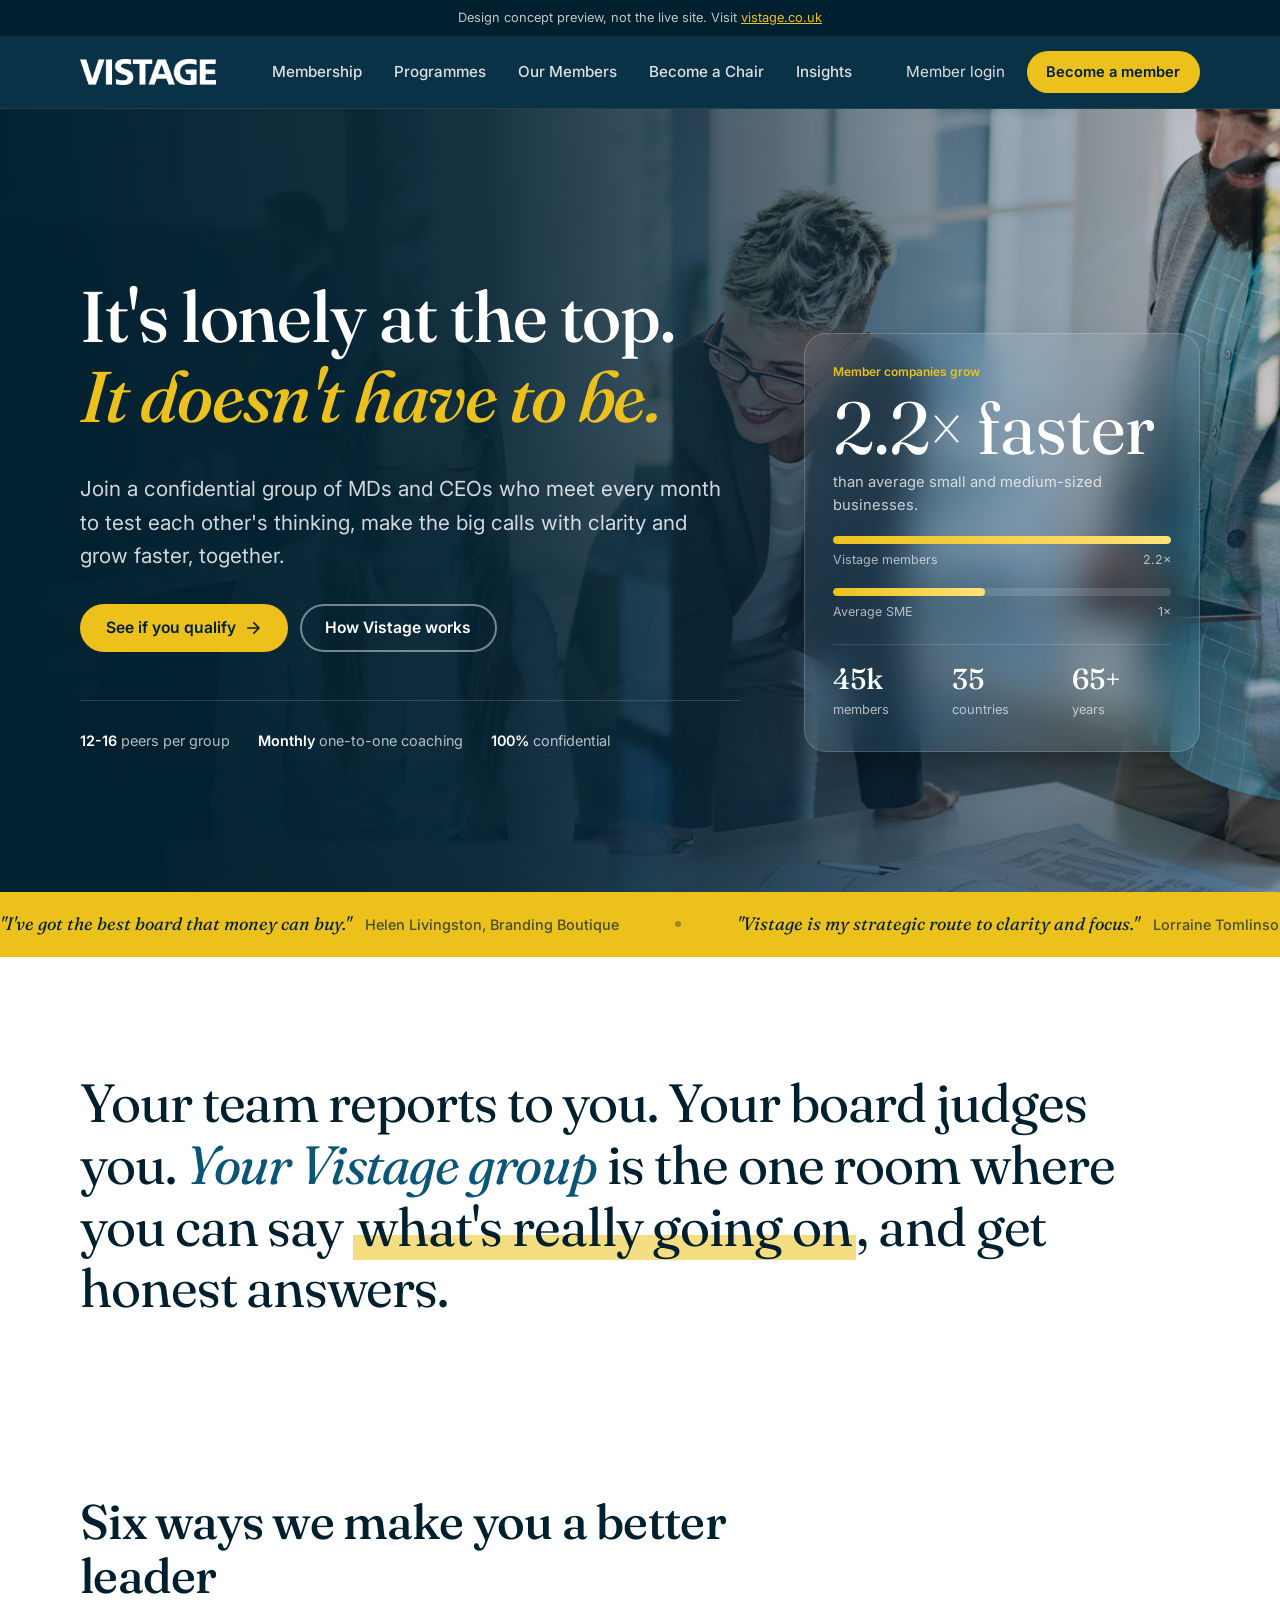
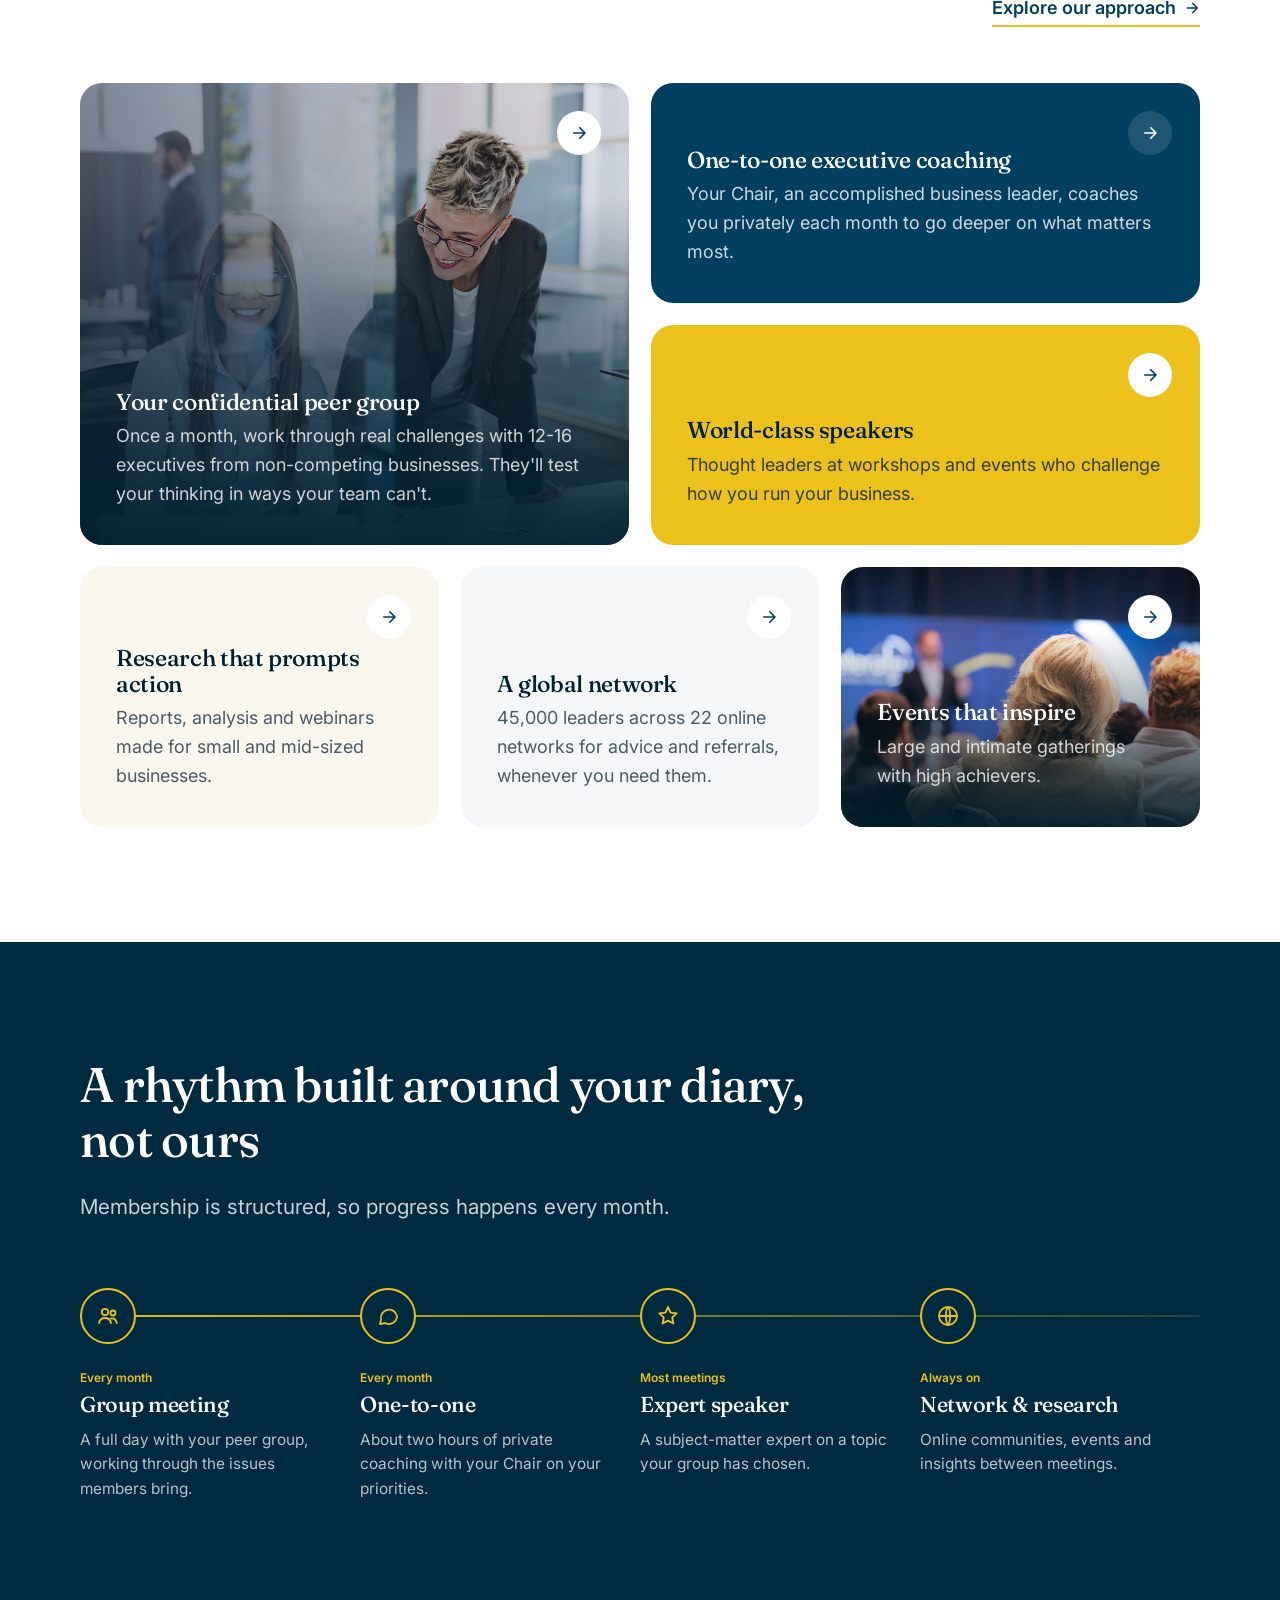
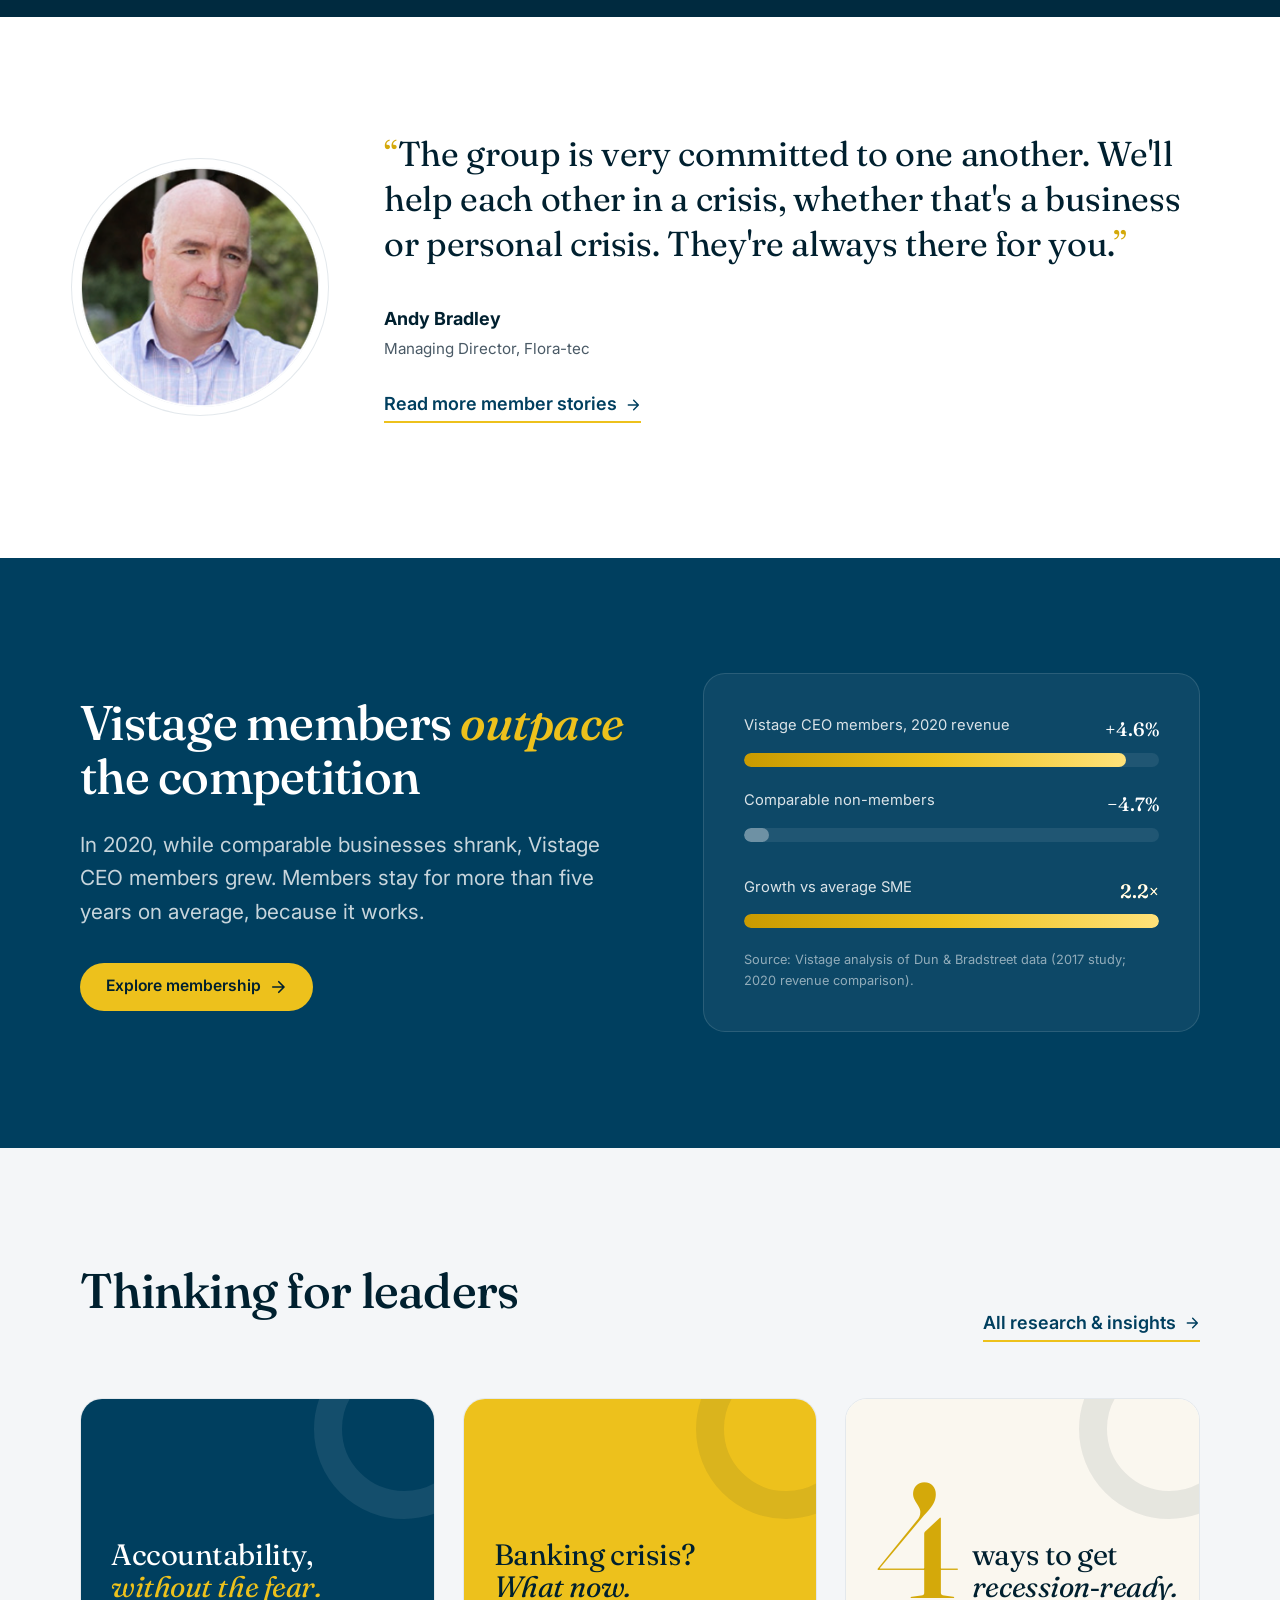
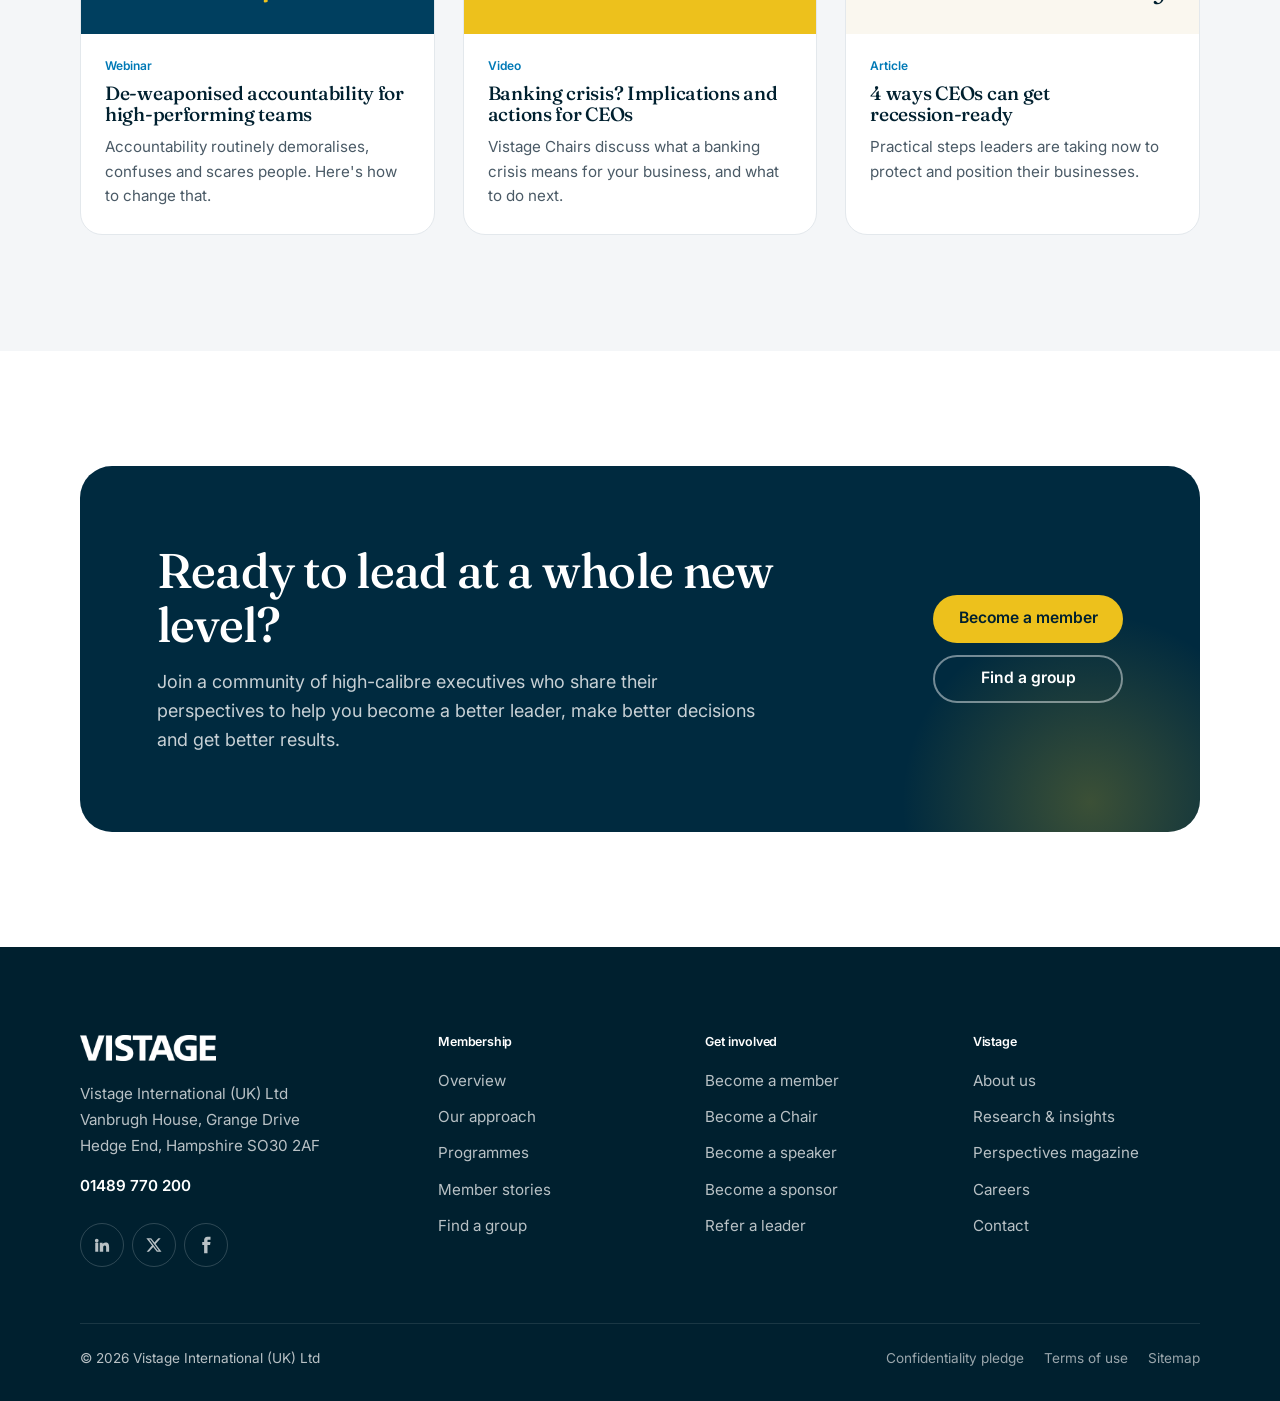
<file: index.html>
<!doctype html>
<html lang="en-GB" class="no-js">
<head>
<meta charset="utf-8">
<meta name="viewport" content="width=device-width, initial-scale=1, viewport-fit=cover">
<!-- Design concept preview: keep out of search engines so it never competes with vistage.co.uk -->
<meta name="robots" content="noindex, nofollow, noarchive, nosnippet, noimageindex">
<meta name="googlebot" content="noindex, nofollow, noarchive, nosnippet, noimageindex">
<meta name="bingbot" content="noindex, nofollow, noarchive, nosnippet">
<title>Vistage UK | CEO Coaching & Peer Advisory Groups</title>
<meta name="description" content="Vistage is the world's largest CEO coaching and peer advisory organisation. Join confidential groups of MDs and CEOs who help each other make better decisions.">
<meta name="theme-color" content="#002a3f">
<link rel="icon" href="assets/img/icon.png" type="image/png">
<link rel="apple-touch-icon" href="assets/img/icon.png">
<link rel="preconnect" href="https://fonts.googleapis.com">
<link rel="preconnect" href="https://fonts.gstatic.com" crossorigin>
<link rel="stylesheet" href="https://fonts.googleapis.com/css2?family=Fraunces:ital,opsz,wght@0,9..144,400;0,9..144,500;1,9..144,400;1,9..144,500&family=Inter:wght@400;500;600&display=swap">
<link rel="stylesheet" href="assets/styles.css?v=3226caea">
<script defer src="assets/main.js?v=3226caea"></script>
</head>
<body>
<a class="skip" href="#main">Skip to content</a>
<div class="concept-bar">Design concept preview, not the live site. Visit <a href="https://vistage.co.uk/">vistage.co.uk</a></div>
<header class="site-header">
  <div class="wrap nav">
    <a class="brand" href="./" aria-label="Vistage home"><img src="assets/img/logo-white.png" alt="Vistage" width="136" height="26"></a>
    <button class="menu-toggle" aria-label="Open menu" aria-expanded="false" aria-controls="nav-panel"><span></span><span></span><span></span></button>
    <div class="nav-panel" id="nav-panel">
      <ul class="nav-links">
        <li><a href="membership.html">Membership</a></li>
        <li><a href="programmes.html">Programmes</a></li>
        <li><a href="members.html">Our Members</a></li>
        <li><a href="chair.html">Become a Chair</a></li>
        <li><a href="https://vistage.co.uk/research-centre">Insights</a></li>
      </ul>
      <div class="nav-cta">
        <a class="login" href="https://myvistage.com">Member login</a>
        <a class="btn btn-gold" href="https://vistage.co.uk/membership/member-application/">Become a member</a>
      </div>
    </div>
  </div>
</header>
<main id="main">
<section class="hero">
  <div class="hero-media"><img src="assets/img/hero.jpg" alt="" width="1440" height="737" fetchpriority="high"></div>
  <div class="wrap hero-grid">
    <div class="hero-inner">
      <h1 class="hero-in d1"><span class="line">It's lonely at the top.</span><span class="line"><em>It doesn't have to be.</em></span></h1>
      <p class="lead hero-in d2">Join a confidential group of MDs and CEOs who meet every month to test each other's thinking, make the big calls with clarity and grow faster, together.</p>
      <div class="hero-actions hero-in d3">
        <a class="btn btn-gold" href="https://vistage.co.uk/membership/member-application/">See if you qualify <svg viewBox="0 0 24 24" fill="none" stroke="currentColor" stroke-width="2.2" stroke-linecap="round" stroke-linejoin="round"><path d="M5 12h14M13 5l7 7-7 7"/></svg></a>
        <a class="btn btn-ghost" href="membership.html#approach">How Vistage works</a>
      </div>
      <div class="hero-proof hero-in d4">
        <span><strong>12-16</strong> peers per group</span>
        <span><strong>Monthly</strong> one-to-one coaching</span>
        <span><strong>100%</strong> confidential</span>
      </div>
    </div>
    <aside class="hero-card" aria-label="Vistage at a glance">
      <div class="k">Member companies grow</div>
      <div class="big">2.2&times; faster</div>
      <p>than average small and medium-sized businesses.</p>
      <div class="bar"><i style="width:100%"></i></div>
      <div class="legend"><span>Vistage members</span><span>2.2&times;</span></div>
      <div class="bar"><i style="width:45%"></i></div>
      <div class="legend"><span>Average SME</span><span>1&times;</span></div>
      <hr>
      <div class="row">
        <div><strong>45k</strong><span>members</span></div>
        <div><strong>35</strong><span>countries</span></div>
        <div><strong>65+</strong><span>years</span></div>
      </div>
    </aside>
  </div>
</section>

<div class="ticker" aria-label="What members say">
  <div class="ticker-track">
    <span class="ticker-item">"I've got the best board that money can buy." <b>Helen Livingston, Branding Boutique</b></span>
    <span class="ticker-item">"Vistage is my strategic route to clarity and focus." <b>Lorraine Tomlinson, John Laing Training</b></span>
    <span class="ticker-item">"The non-exec director in my business." <b>Derek Stewart, Strategic Asset Managers</b></span>
    <span class="ticker-item">"My group has become friends and trusted confidants." <b>Ashley Hayward, Kinnarps UK</b></span>
    <span class="ticker-item">"I now see myself as a leader." <b>Tom Higgins, Gold-i</b></span>
    <span class="ticker-item" aria-hidden="true">"I've got the best board that money can buy." <b>Helen Livingston, Branding Boutique</b></span>
    <span class="ticker-item" aria-hidden="true">"Vistage is my strategic route to clarity and focus." <b>Lorraine Tomlinson, John Laing Training</b></span>
    <span class="ticker-item" aria-hidden="true">"The non-exec director in my business." <b>Derek Stewart, Strategic Asset Managers</b></span>
    <span class="ticker-item" aria-hidden="true">"My group has become friends and trusted confidants." <b>Ashley Hayward, Kinnarps UK</b></span>
    <span class="ticker-item" aria-hidden="true">"I now see myself as a leader." <b>Tom Higgins, Gold-i</b></span>
  </div>
</div>

<section class="section">
  <div class="wrap">
    <p class="statement reveal">Your team reports to you. Your board judges you. <em>Your Vistage group</em> is the one room where you can say <span class="hl">what's really going on</span>, and get honest answers.</p>
  </div>
</section>

<section class="section" style="padding-top:0">
  <div class="wrap">
    <div class="split-head">
      <div class="section-head reveal">
        <h2>Six ways we make you a better leader</h2>
      </div>
      <a class="link-arrow reveal" href="membership.html#approach">Explore our approach <svg viewBox="0 0 24 24" fill="none" stroke="currentColor" stroke-width="2.2" stroke-linecap="round" stroke-linejoin="round"><path d="M5 12h14M13 5l7 7-7 7"/></svg></a>
    </div>
    <div class="bento">
      <a class="tile tile-photo span-3 row-2 reveal" href="membership.html#approach">
        <img src="assets/img/hero.jpg" alt="" loading="lazy">
        <span class="go"><svg viewBox="0 0 24 24" fill="none" stroke="currentColor" stroke-width="2.2" stroke-linecap="round" stroke-linejoin="round"><path d="M5 12h14M13 5l7 7-7 7"/></svg></span>
        <h3>Your confidential peer group</h3>
        <p>Once a month, work through real challenges with 12-16 executives from non-competing businesses. They'll test your thinking in ways your team can't.</p>
      </a>
      <a class="tile tile-navy span-3 reveal" href="membership.html#approach">
        <span class="go"><svg viewBox="0 0 24 24" fill="none" stroke="currentColor" stroke-width="2.2" stroke-linecap="round" stroke-linejoin="round"><path d="M5 12h14M13 5l7 7-7 7"/></svg></span>
        <h3>One-to-one executive coaching</h3>
        <p>Your Chair, an accomplished business leader, coaches you privately each month to go deeper on what matters most.</p>
      </a>
      <a class="tile tile-gold span-3 reveal" href="https://vistage.co.uk/membership/vistage-speakers/">
        <span class="go"><svg viewBox="0 0 24 24" fill="none" stroke="currentColor" stroke-width="2.2" stroke-linecap="round" stroke-linejoin="round"><path d="M5 12h14M13 5l7 7-7 7"/></svg></span>
        <h3>World-class speakers</h3>
        <p>Thought leaders at workshops and events who challenge how you run your business.</p>
      </a>
      <a class="tile tile-cream span-2 reveal" href="https://vistage.co.uk/research-centre">
        <span class="go"><svg viewBox="0 0 24 24" fill="none" stroke="currentColor" stroke-width="2.2" stroke-linecap="round" stroke-linejoin="round"><path d="M5 12h14M13 5l7 7-7 7"/></svg></span>
        <h3>Research that prompts action</h3>
        <p>Reports, analysis and webinars made for small and mid-sized businesses.</p>
      </a>
      <a class="tile span-2 reveal" href="membership.html#approach">
        <span class="go"><svg viewBox="0 0 24 24" fill="none" stroke="currentColor" stroke-width="2.2" stroke-linecap="round" stroke-linejoin="round"><path d="M5 12h14M13 5l7 7-7 7"/></svg></span>
        <h3>A global network</h3>
        <p>45,000 leaders across 22 online networks for advice and referrals, whenever you need them.</p>
      </a>
      <a class="tile tile-photo span-2 reveal" href="https://vistage.co.uk/membership/research-and-insights/" style="min-height:260px">
        <img src="assets/img/event.jpg" alt="" loading="lazy">
        <span class="go"><svg viewBox="0 0 24 24" fill="none" stroke="currentColor" stroke-width="2.2" stroke-linecap="round" stroke-linejoin="round"><path d="M5 12h14M13 5l7 7-7 7"/></svg></span>
        <h3>Events that inspire</h3>
        <p>Large and intimate gatherings with high achievers.</p>
      </a>
    </div>
  </div>
</section>

<section class="section section-navy" style="background:var(--navy-800)">
  <div class="wrap">
    <div class="section-head reveal">
      <h2>A rhythm built around your diary, not ours</h2>
      <p class="lead">Membership is structured, so progress happens every month.</p>
    </div>
    <div class="rhythm">
      <div class="beat reveal">
        <div class="dot"><svg viewBox="0 0 24 24" fill="none" stroke="currentColor" stroke-width="1.8" stroke-linecap="round" stroke-linejoin="round"><circle cx="9" cy="8" r="3.2"/><circle cx="17" cy="9" r="2.5"/><path d="M3 19c.6-3 3-5 6-5s5.4 2 6 5M15 14.5c2.6-.3 5 1.2 5.8 4.5"/></svg></div>
        <div><div class="when">Every month</div><h3>Group meeting</h3><p>A full day with your peer group, working through the issues members bring.</p></div>
      </div>
      <div class="beat reveal">
        <div class="dot"><svg viewBox="0 0 24 24" fill="none" stroke="currentColor" stroke-width="1.8" stroke-linecap="round" stroke-linejoin="round"><path d="M21 12a8 8 0 0 1-11.5 7.2L4 20l1-4.4A8 8 0 1 1 21 12z"/></svg></div>
        <div><div class="when">Every month</div><h3>One-to-one</h3><p>About two hours of private coaching with your Chair on your priorities.</p></div>
      </div>
      <div class="beat reveal">
        <div class="dot"><svg viewBox="0 0 24 24" fill="none" stroke="currentColor" stroke-width="1.8" stroke-linecap="round" stroke-linejoin="round"><path d="M12 3l2.6 5.6 6.1.7-4.5 4.2 1.2 6L12 16.6 6.6 19.5l1.2-6L3.3 9.3l6.1-.7z"/></svg></div>
        <div><div class="when">Most meetings</div><h3>Expert speaker</h3><p>A subject-matter expert on a topic your group has chosen.</p></div>
      </div>
      <div class="beat reveal">
        <div class="dot"><svg viewBox="0 0 24 24" fill="none" stroke="currentColor" stroke-width="1.8" stroke-linecap="round" stroke-linejoin="round"><circle cx="12" cy="12" r="9"/><path d="M3 12h18M12 3c2.8 3 2.8 15 0 18M12 3c-2.8 3-2.8 15 0 18"/></svg></div>
        <div><div class="when">Always on</div><h3>Network &amp; research</h3><p>Online communities, events and insights between meetings.</p></div>
      </div>
    </div>
  </div>
</section>

<section class="section">
  <div class="wrap quote-block reveal">
    <div class="portrait"><img src="assets/img/Andy-Bradley.png" alt="Andy Bradley" width="269" height="269" loading="lazy"></div>
    <div>
      <blockquote>
        <p>The group is very committed to one another. We'll help each other in a crisis, whether that's a business or personal crisis. They're always there for you.</p>
        <cite><strong>Andy Bradley</strong><span>Managing Director, Flora-tec</span></cite>
      </blockquote>
      <p style="margin-top:28px"><a class="link-arrow" href="members.html">Read more member stories <svg viewBox="0 0 24 24" fill="none" stroke="currentColor" stroke-width="2.2" stroke-linecap="round" stroke-linejoin="round"><path d="M5 12h14M13 5l7 7-7 7"/></svg></a></p>
    </div>
  </div>
</section>

<section class="section section-navy">
  <div class="wrap proof">
    <div class="reveal">
      <h2>Vistage members <em style="font-style:italic;color:var(--gold)">outpace</em> the competition</h2>
      <p class="lead">In 2020, while comparable businesses shrank, Vistage CEO members grew. Members stay for more than five years on average, because it works.</p>
      <a class="btn btn-gold" href="membership.html" style="margin-top:12px">Explore membership <svg viewBox="0 0 24 24" fill="none" stroke="currentColor" stroke-width="2.2" stroke-linecap="round" stroke-linejoin="round"><path d="M5 12h14M13 5l7 7-7 7"/></svg></a>
    </div>
    <div class="proof-chart reveal">
      <div class="row">
        <div class="lbl"><span>Vistage CEO members, 2020 revenue</span><strong>+4.6%</strong></div>
        <div class="track"><div class="fill gold" style="--w:92%"></div></div>
      </div>
      <div class="row">
        <div class="lbl"><span>Comparable non-members</span><strong>−4.7%</strong></div>
        <div class="track"><div class="fill grey" style="--w:6%"></div></div>
      </div>
      <div class="row" style="margin-top:34px">
        <div class="lbl"><span>Growth vs average SME</span><strong class="glow-num">2.2&times;</strong></div>
        <div class="track"><div class="fill gold" style="--w:100%"></div></div>
      </div>
      <small>Source: Vistage analysis of Dun &amp; Bradstreet data (2017 study; 2020 revenue comparison).</small>
    </div>
  </div>
</section>

<section class="section section-mist">
  <div class="wrap">
    <div class="split-head">
      <div class="section-head reveal">
        <h2>Thinking for leaders</h2>
      </div>
      <a class="link-arrow reveal" href="https://vistage.co.uk/research-centre">All research &amp; insights <svg viewBox="0 0 24 24" fill="none" stroke="currentColor" stroke-width="2.2" stroke-linecap="round" stroke-linejoin="round"><path d="M5 12h14M13 5l7 7-7 7"/></svg></a>
    </div>
    <div class="grid grid-3">
      <a class="insight reveal" href="https://vistage.co.uk/research-centre/business-leadership/strategic-communications/20230605-de-weaponized-accountability-high-performing-teams/">
        <div class="insight-art art-navy" aria-hidden="true"><span>Accountability,<br><em>without the fear.</em></span></div>
        <div class="insight-body"><span class="tag">Webinar</span><h3>De-weaponised accountability for high-performing teams</h3><p>Accountability routinely demoralises, confuses and scares people. Here's how to change that.</p></div>
      </a>
      <a class="insight reveal" href="https://vistage.co.uk/research-centre/category/business-financials/">
        <div class="insight-art art-gold" aria-hidden="true"><span>Banking crisis?<br><em>What now.</em></span></div>
        <div class="insight-body"><span class="tag">Video</span><h3>Banking crisis? Implications and actions for CEOs</h3><p>Vistage Chairs discuss what a banking crisis means for your business, and what to do next.</p></div>
      </a>
      <a class="insight reveal" href="https://vistage.co.uk/research-centre/business-financials/20230321-how-to-survive-a-recession/">
        <div class="insight-art art-cream" aria-hidden="true"><span class="big">4</span><span>ways to get<br><em>recession&#8209;ready.</em></span></div>
        <div class="insight-body"><span class="tag">Article</span><h3>4 ways CEOs can get recession&#8209;ready</h3><p>Practical steps leaders are taking now to protect and position their businesses.</p></div>
      </a>
    </div>
  </div>
</section>

<section class="section">
  <div class="wrap">
    <div class="cta-band reveal">
      <div>
        <h2>Ready to lead at a whole new level?</h2>
        <p>Join a community of high-calibre executives who share their perspectives to help you become a better leader, make better decisions and get better results.</p>
      </div>
      <div class="actions">
        <a class="btn btn-gold" href="https://vistage.co.uk/membership/member-application/">Become a member</a>
        <a class="btn btn-ghost" href="https://vistage.co.uk/membership/vistage-group-locations/">Find a group</a>
      </div>
    </div>
  </div>
</section>

</main>
<footer class="site-footer">
  <div class="wrap">
    <div class="footer-grid">
      <div class="footer-brand">
        <img src="assets/img/logo-white.png" alt="Vistage" width="136" height="26" loading="lazy">
        <address>Vistage International (UK) Ltd<br>Vanbrugh House, Grange Drive<br>Hedge End, Hampshire SO30 2AF</address>
        <a class="phone" href="tel:+441489770200">01489 770 200</a>
        <div class="social">
          <a href="https://www.linkedin.com/company/vistage-uk" aria-label="LinkedIn"><svg viewBox="0 0 24 24"><path d="M4.98 3.5a2.5 2.5 0 1 1 0 5 2.5 2.5 0 0 1 0-5zM3 9h4v12H3zM9 9h3.8v1.7h.1c.5-1 1.8-2 3.8-2 4 0 4.8 2.7 4.8 6.1V21h-4v-5.4c0-1.3 0-3-1.8-3s-2.1 1.4-2.1 2.9V21H9z"/></svg></a>
          <a href="https://twitter.com/vistageuk" aria-label="X"><svg viewBox="0 0 24 24"><path d="M17.8 3h3.1l-6.8 7.7L22 21h-6.2l-4.9-6.4L5.3 21H2.2l7.2-8.3L1.8 3h6.4l4.4 5.8zm-1.1 16.2h1.7L7.4 4.7H5.6z"/></svg></a>
          <a href="https://www.facebook.com/Vistageuk" aria-label="Facebook"><svg viewBox="0 0 24 24"><path d="M14 8V6c0-.9.6-1 1-1h3V1h-4c-3.5 0-4.5 2.6-4.5 4.5V8H7v4h2.5v11H14V12h3.4l.6-4z"/></svg></a>
        </div>
      </div>
      <div>
        <h4>Membership</h4>
        <ul>
          <li><a href="membership.html">Overview</a></li>
          <li><a href="membership.html#approach">Our approach</a></li>
          <li><a href="programmes.html">Programmes</a></li>
          <li><a href="members.html">Member stories</a></li>
          <li><a href="https://vistage.co.uk/membership/vistage-group-locations/">Find a group</a></li>
        </ul>
      </div>
      <div>
        <h4>Get involved</h4>
        <ul>
          <li><a href="https://vistage.co.uk/membership/member-application/">Become a member</a></li>
          <li><a href="chair.html">Become a Chair</a></li>
          <li><a href="https://vistage.co.uk/membership/vistage-speakers/">Become a speaker</a></li>
          <li><a href="https://pages.vistage.co.uk/sponsorship">Become a sponsor</a></li>
          <li><a href="https://vistage.co.uk/refer-and-nominate/">Refer a leader</a></li>
        </ul>
      </div>
      <div>
        <h4>Vistage</h4>
        <ul>
          <li><a href="https://vistage.co.uk/about-vistage/">About us</a></li>
          <li><a href="https://vistage.co.uk/research-centre">Research &amp; insights</a></li>
          <li><a href="https://vistage.co.uk/membership/research-and-insights/perspectives-magazine/">Perspectives magazine</a></li>
          <li><a href="https://vistage.co.uk/about-vistage/vistage-careers/">Careers</a></li>
          <li><a href="https://vistage.co.uk/about-vistage/contact-us/">Contact</a></li>
        </ul>
      </div>
    </div>
    <div class="footer-bottom">
      <span>&copy; <span id="year">2026</span> Vistage International (UK) Ltd</span>
      <ul>
        <li><a href="https://vistage.co.uk/about-vistage/confidentiality-pledge/">Confidentiality pledge</a></li>
        <li><a href="https://vistage.co.uk/about-vistage/terms-of-use/">Terms of use</a></li>
        <li><a href="https://vistage.co.uk/sitemap/">Sitemap</a></li>
      </ul>
    </div>
  </div>
</footer>
</body>
</html>
</file>
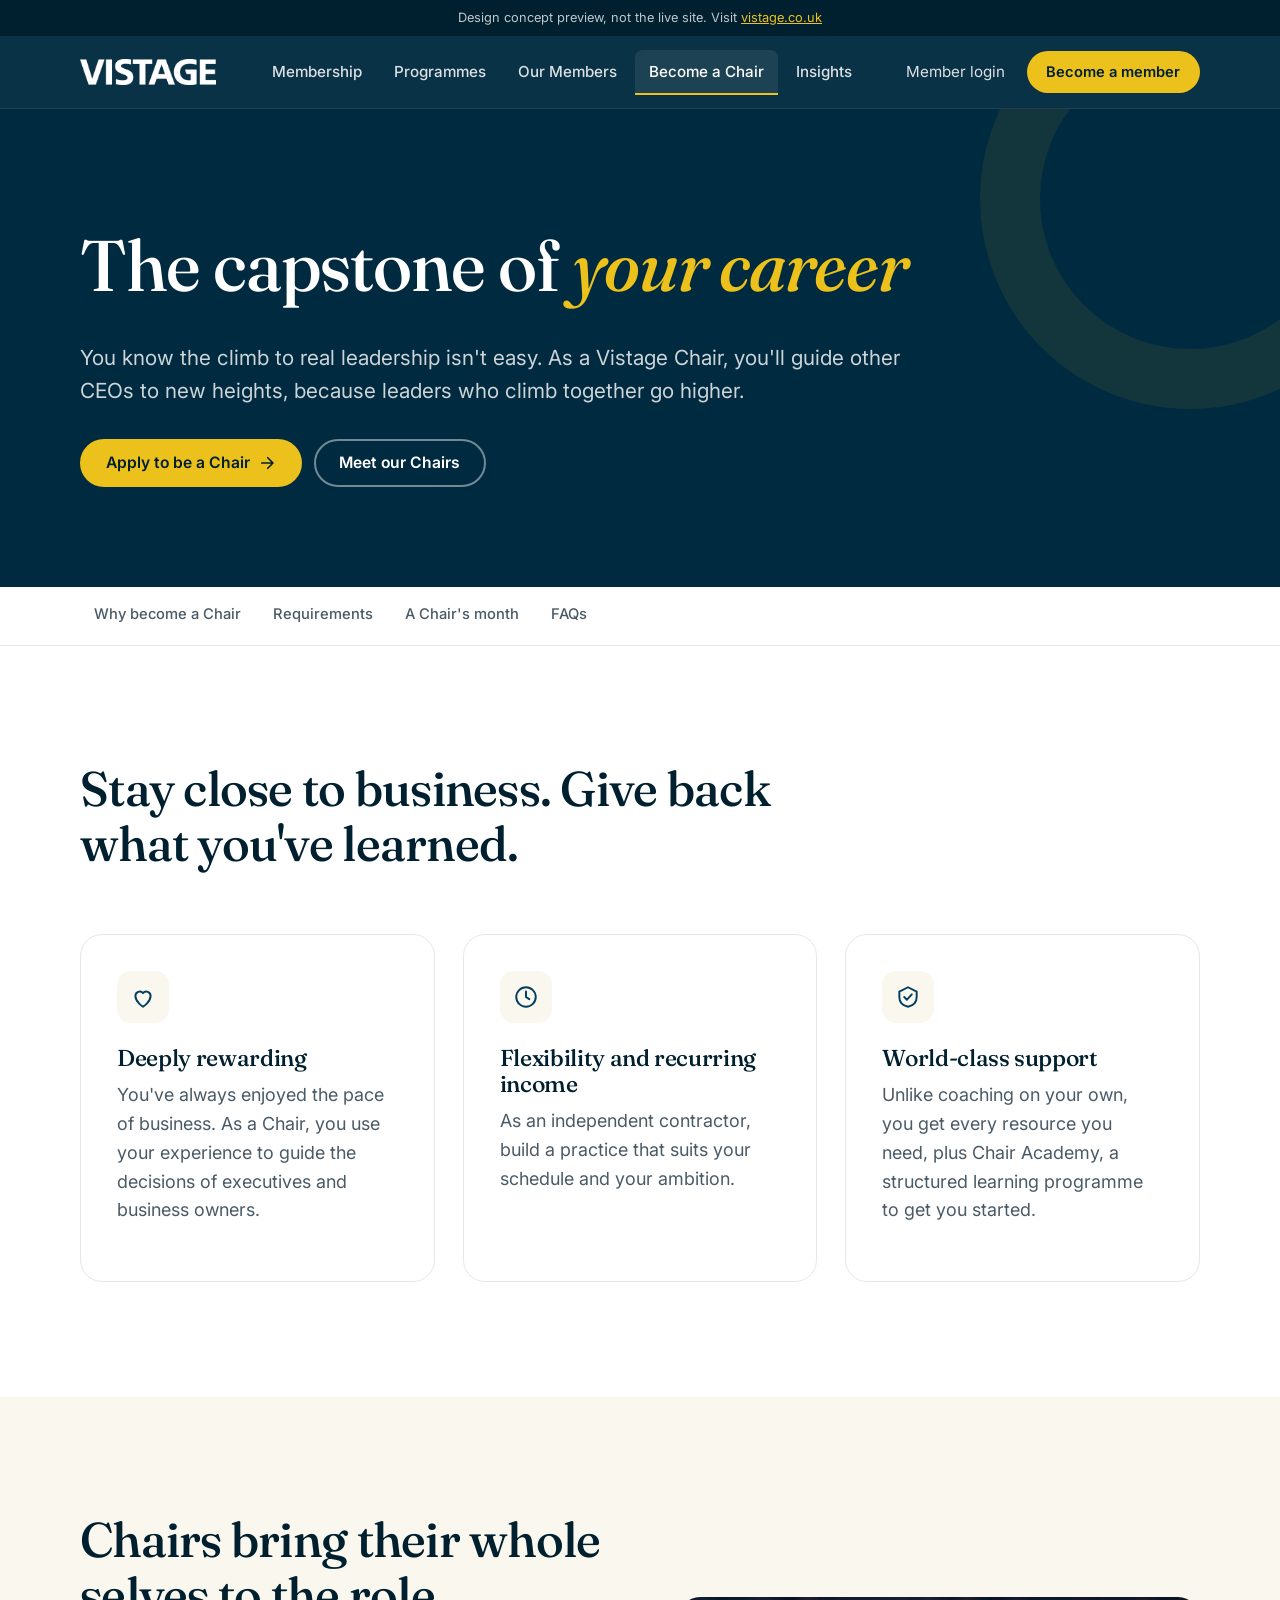
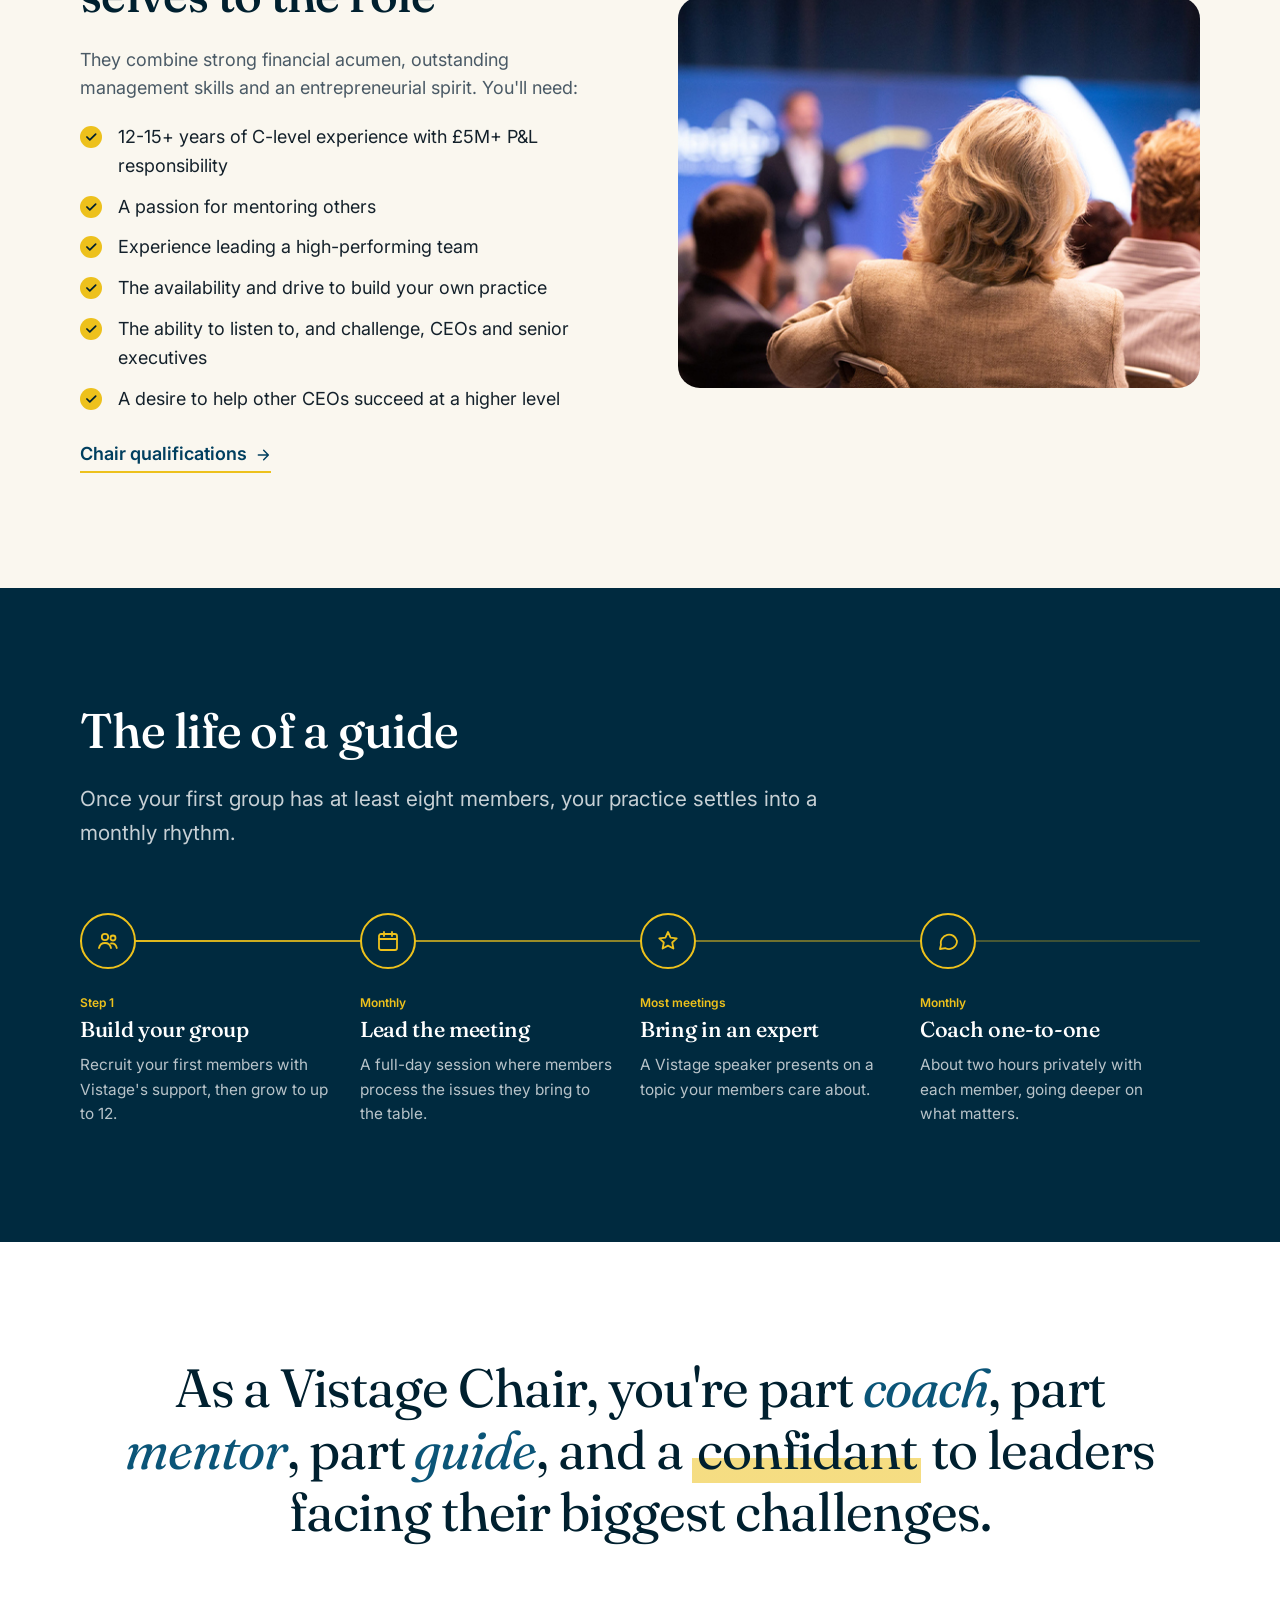
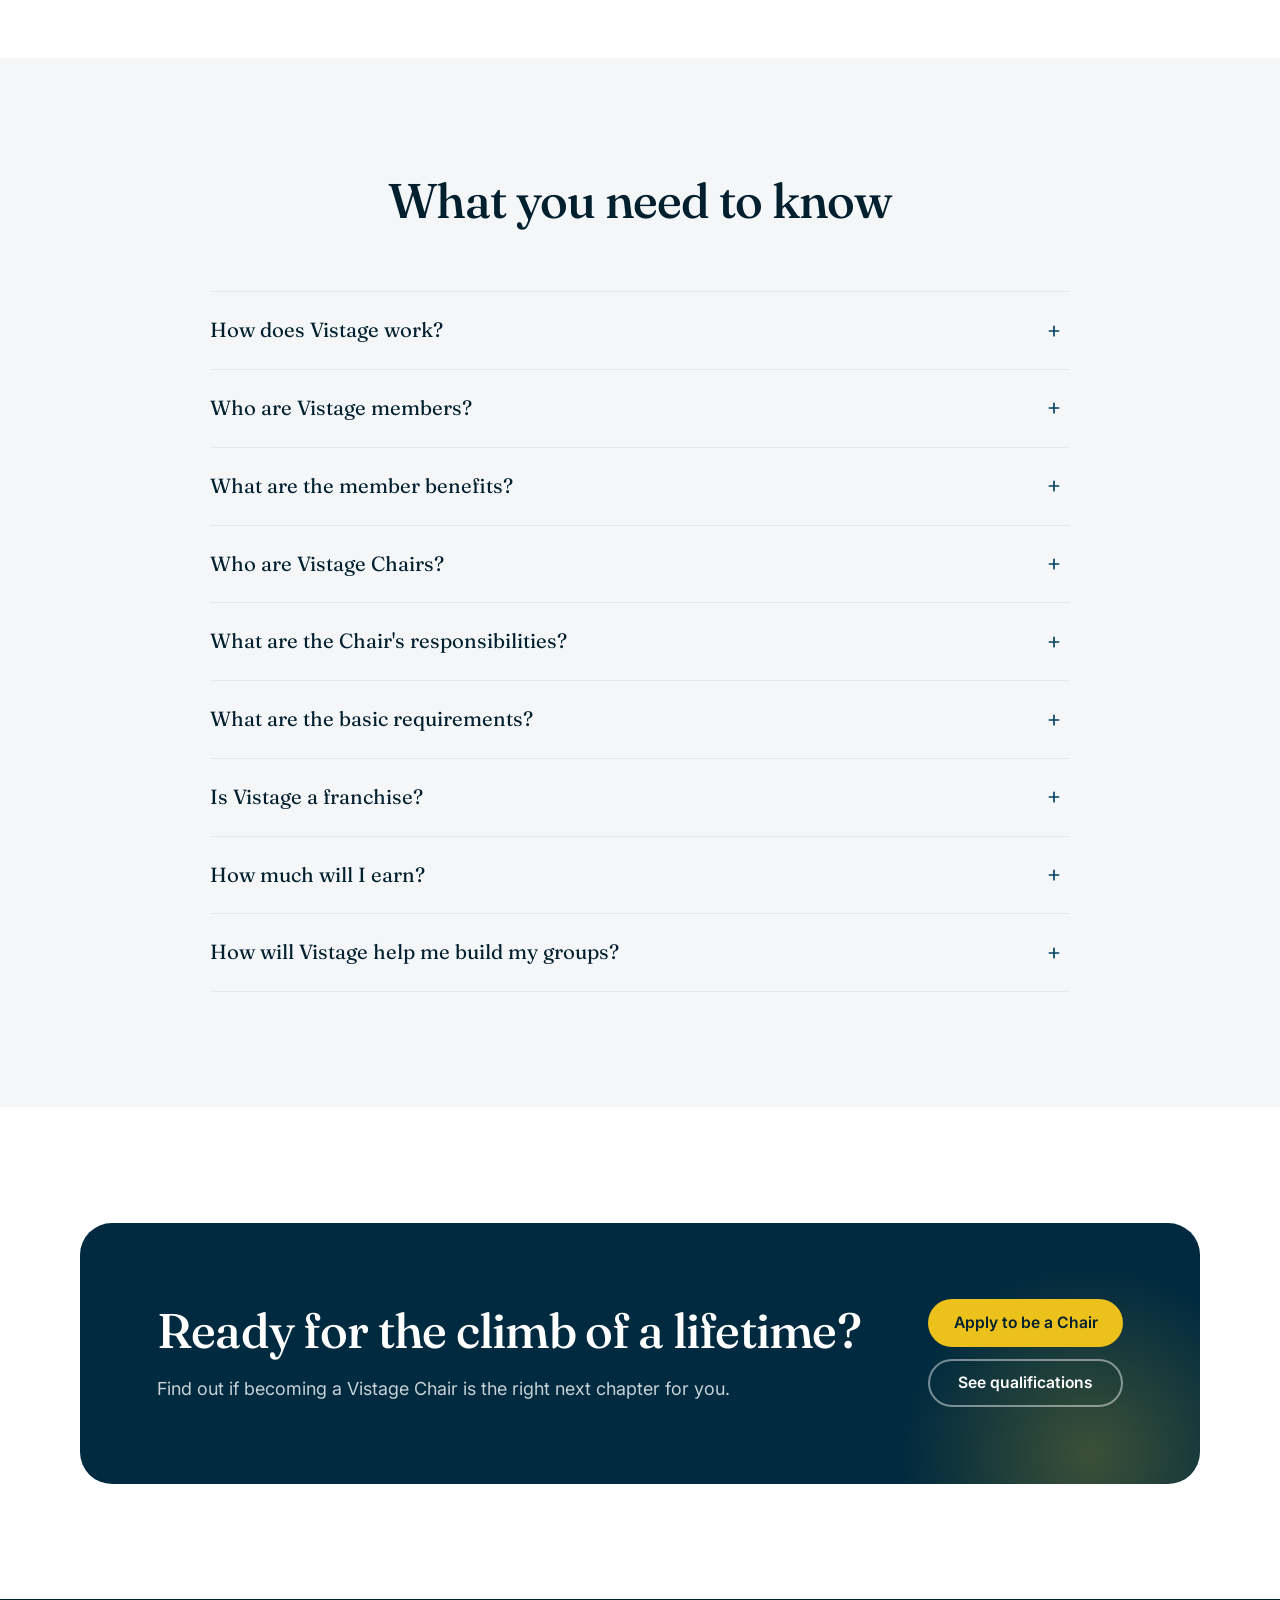
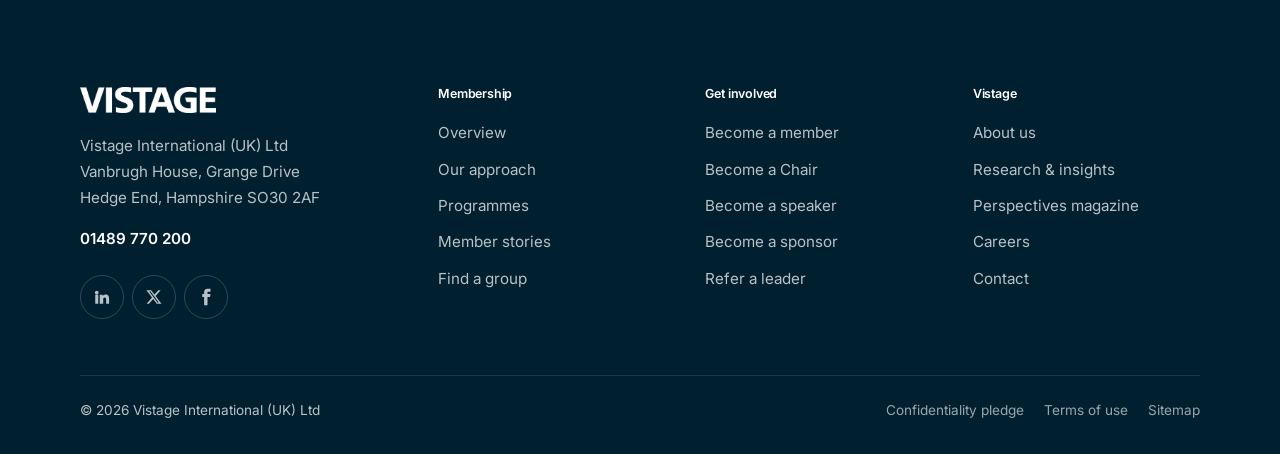
<file: chair.html>
<!doctype html>
<html lang="en-GB" class="no-js">
<head>
<meta charset="utf-8">
<meta name="viewport" content="width=device-width, initial-scale=1, viewport-fit=cover">
<!-- Design concept preview: keep out of search engines so it never competes with vistage.co.uk -->
<meta name="robots" content="noindex, nofollow, noarchive, nosnippet, noimageindex">
<meta name="googlebot" content="noindex, nofollow, noarchive, nosnippet, noimageindex">
<meta name="bingbot" content="noindex, nofollow, noarchive, nosnippet">
<title>Become a Vistage Chair | Vistage UK</title>
<meta name="description" content="Guide CEOs to new heights as a Vistage Chair. A rewarding, flexible next chapter for accomplished business leaders, with world-class support.">
<meta name="theme-color" content="#002a3f">
<link rel="icon" href="assets/img/icon.png" type="image/png">
<link rel="apple-touch-icon" href="assets/img/icon.png">
<link rel="preconnect" href="https://fonts.googleapis.com">
<link rel="preconnect" href="https://fonts.gstatic.com" crossorigin>
<link rel="stylesheet" href="https://fonts.googleapis.com/css2?family=Fraunces:ital,opsz,wght@0,9..144,400;0,9..144,500;1,9..144,400;1,9..144,500&family=Inter:wght@400;500;600&display=swap">
<link rel="stylesheet" href="assets/styles.css?v=3226caea">
<script defer src="assets/main.js?v=3226caea"></script>
</head>
<body>
<a class="skip" href="#main">Skip to content</a>
<div class="concept-bar">Design concept preview, not the live site. Visit <a href="https://vistage.co.uk/">vistage.co.uk</a></div>
<header class="site-header">
  <div class="wrap nav">
    <a class="brand" href="./" aria-label="Vistage home"><img src="assets/img/logo-white.png" alt="Vistage" width="136" height="26"></a>
    <button class="menu-toggle" aria-label="Open menu" aria-expanded="false" aria-controls="nav-panel"><span></span><span></span><span></span></button>
    <div class="nav-panel" id="nav-panel">
      <ul class="nav-links">
        <li><a href="membership.html">Membership</a></li>
        <li><a href="programmes.html">Programmes</a></li>
        <li><a href="members.html">Our Members</a></li>
        <li><a href="chair.html" aria-current="page">Become a Chair</a></li>
        <li><a href="https://vistage.co.uk/research-centre">Insights</a></li>
      </ul>
      <div class="nav-cta">
        <a class="login" href="https://myvistage.com">Member login</a>
        <a class="btn btn-gold" href="https://vistage.co.uk/membership/member-application/">Become a member</a>
      </div>
    </div>
  </div>
</header>
<main id="main">
<section class="page-hero">
  <div class="wrap">
    <div>
      <h1 class="hero-in d1">The capstone of <em>your career</em></h1>
      <p class="lead hero-in d2">You know the climb to real leadership isn't easy. As a Vistage Chair, you'll guide other CEOs to new heights, because leaders who climb together go higher.</p>
      <div class="hero-actions hero-in d3" style="display:flex;flex-wrap:wrap;gap:12px;margin-top:2rem">
        <a class="btn btn-gold" href="https://vistage.co.uk/vistage-chair/chair-application/">Apply to be a Chair <svg viewBox="0 0 24 24" fill="none" stroke="currentColor" stroke-width="2.2" stroke-linecap="round" stroke-linejoin="round"><path d="M5 12h14M13 5l7 7-7 7"/></svg></a>
        <a class="btn btn-ghost" href="https://vistage.co.uk/vistage-chair/chair-profiles/">Meet our Chairs</a>
      </div>
    </div>
  </div>
</section>
<nav class="subnav" aria-label="On this page">
  <div class="wrap"><ul>
    <li><a href="#why">Why become a Chair</a></li>
    <li><a href="#requirements">Requirements</a></li>
    <li><a href="#life">A Chair's month</a></li>
    <li><a href="#faq">FAQs</a></li>
  </ul></div>
</nav>

<section class="section" id="why" style="scroll-margin-top:130px">
  <div class="wrap">
    <div class="section-head reveal">
      <h2>Stay close to business. Give back what you've learned.</h2>
    </div>
    <div class="grid grid-3">
      <div class="card reveal">
        <div class="card-icon"><svg viewBox="0 0 24 24" fill="none" stroke="currentColor" stroke-width="1.8" stroke-linecap="round" stroke-linejoin="round"><path d="M12 21s-7-4.4-7-10a4 4 0 0 1 7-2.6A4 4 0 0 1 19 11c0 5.6-7 10-7 10z"/></svg></div>
        <h3>Deeply rewarding</h3><p>You've always enjoyed the pace of business. As a Chair, you use your experience to guide the decisions of executives and business owners.</p>
      </div>
      <div class="card reveal">
        <div class="card-icon"><svg viewBox="0 0 24 24" fill="none" stroke="currentColor" stroke-width="1.8" stroke-linecap="round" stroke-linejoin="round"><circle cx="12" cy="12" r="9"/><path d="M12 7v5l3 2"/></svg></div>
        <h3>Flexibility and recurring income</h3><p>As an independent contractor, build a practice that suits your schedule and your ambition.</p>
      </div>
      <div class="card reveal">
        <div class="card-icon"><svg viewBox="0 0 24 24" fill="none" stroke="currentColor" stroke-width="1.8" stroke-linecap="round" stroke-linejoin="round"><path d="M12 3l8 4v5c0 5-3.5 8-8 9-4.5-1-8-4-8-9V7z"/><path d="M8.5 12l2.5 2.5 4.5-5"/></svg></div>
        <h3>World-class support</h3><p>Unlike coaching on your own, you get every resource you need, plus Chair Academy, a structured learning programme to get you started.</p>
      </div>
    </div>
  </div>
</section>

<section class="section section-cream" id="requirements" style="scroll-margin-top:130px">
  <div class="wrap media-split">
    <div class="reveal">
      <h2>Chairs bring their whole selves to the role</h2>
      <p class="muted">They combine strong financial acumen, outstanding management skills and an entrepreneurial spirit. You'll need:</p>
      <ul class="checklist">
        <li>12-15+ years of C-level experience with £5M+ P&amp;L responsibility</li>
        <li>A passion for mentoring others</li>
        <li>Experience leading a high-performing team</li>
        <li>The availability and drive to build your own practice</li>
        <li>The ability to listen to, and challenge, CEOs and senior executives</li>
        <li>A desire to help other CEOs succeed at a higher level</li>
      </ul>
      <a class="link-arrow" href="https://vistage.co.uk/vistage-chair/ceo-coaching-qualifications/">Chair qualifications <svg viewBox="0 0 24 24" fill="none" stroke="currentColor" stroke-width="2.2" stroke-linecap="round" stroke-linejoin="round"><path d="M5 12h14M13 5l7 7-7 7"/></svg></a>
    </div>
    <div class="media reveal"><img src="assets/img/event.jpg" alt="A speaker addressing Vistage members" loading="lazy" width="651" height="405"></div>
  </div>
</section>

<section class="section section-navy" id="life" style="scroll-margin-top:130px;background:var(--navy-800)">
  <div class="wrap">
    <div class="section-head reveal">
      <h2>The life of a guide</h2>
      <p class="lead">Once your first group has at least eight members, your practice settles into a monthly rhythm.</p>
    </div>
    <div class="rhythm">
      <div class="beat reveal">
        <div class="dot"><svg viewBox="0 0 24 24" fill="none" stroke="currentColor" stroke-width="1.8" stroke-linecap="round" stroke-linejoin="round"><circle cx="9" cy="8" r="3.2"/><circle cx="17" cy="9" r="2.5"/><path d="M3 19c.6-3 3-5 6-5s5.4 2 6 5M15 14.5c2.6-.3 5 1.2 5.8 4.5"/></svg></div>
        <div><div class="when">Step 1</div><h3>Build your group</h3><p>Recruit your first members with Vistage's support, then grow to up to 12.</p></div>
      </div>
      <div class="beat reveal">
        <div class="dot"><svg viewBox="0 0 24 24" fill="none" stroke="currentColor" stroke-width="1.8" stroke-linecap="round" stroke-linejoin="round"><rect x="3" y="5" width="18" height="16" rx="2"/><path d="M3 10h18M8 3v4M16 3v4"/></svg></div>
        <div><div class="when">Monthly</div><h3>Lead the meeting</h3><p>A full-day session where members process the issues they bring to the table.</p></div>
      </div>
      <div class="beat reveal">
        <div class="dot"><svg viewBox="0 0 24 24" fill="none" stroke="currentColor" stroke-width="1.8" stroke-linecap="round" stroke-linejoin="round"><path d="M12 3l2.6 5.6 6.1.7-4.5 4.2 1.2 6L12 16.6 6.6 19.5l1.2-6L3.3 9.3l6.1-.7z"/></svg></div>
        <div><div class="when">Most meetings</div><h3>Bring in an expert</h3><p>A Vistage speaker presents on a topic your members care about.</p></div>
      </div>
      <div class="beat reveal">
        <div class="dot"><svg viewBox="0 0 24 24" fill="none" stroke="currentColor" stroke-width="1.8" stroke-linecap="round" stroke-linejoin="round"><path d="M21 12a8 8 0 0 1-11.5 7.2L4 20l1-4.4A8 8 0 1 1 21 12z"/></svg></div>
        <div><div class="when">Monthly</div><h3>Coach one-to-one</h3><p>About two hours privately with each member, going deeper on what matters.</p></div>
      </div>
    </div>
  </div>
</section>

<section class="section">
  <div class="wrap">
    <p class="statement reveal" style="margin:0 auto;text-align:center">As a Vistage Chair, you're part <em>coach</em>, part <em>mentor</em>, part <em>guide</em>, and a <span class="hl">confidant</span> to leaders facing their biggest challenges.</p>
  </div>
</section>

<section class="section section-mist" id="faq" style="scroll-margin-top:130px">
  <div class="wrap">
    <div class="section-head center reveal">
      <h2>What you need to know</h2>
    </div>
    <div class="faq reveal">
      <details><summary>How does Vistage work?</summary><div class="answer"><p>This isn't a standard networking group. It's a confidential forum of experienced executives committed to helping each other solve hard problems, weigh opportunities and build strategies for better performance.</p><p>Whether the question is operational, financial, structural or personal, the group brings wisdom, perspective and accountability to help each executive make better decisions.</p></div></details>
      <details><summary>Who are Vistage members?</summary><div class="answer"><p>Managing directors, business owners and key executives of small and medium-sized companies with £5M-£50M in annual revenue, from nearly every industry. This diversity lets us build groups of non-competing leaders with relevant expertise.</p></div></details>
      <details><summary>What are the member benefits?</summary><div class="answer"><p>Members take part in monthly, Chair-led private advisory board meetings and get one-to-one executive coaching, expert speakers, online networks and exclusive content. As a result, they make better decisions, improve their work-life balance and grow their companies 2.2 times faster than the average SME.</p></div></details>
      <details><summary>Who are Vistage Chairs?</summary><div class="answer"><p>An elite group of independent contractors who build and run private advisory groups of high-calibre leaders from non-competing industries. Ideal Chairs have 15+ years of executive experience, strong financial acumen, excellent management skills and an entrepreneurial spirit.</p></div></details>
      <details><summary>What are the Chair's responsibilities?</summary><div class="answer"><p>With Vistage's support, Chairs recruit members to launch their first group, then grow and sustain it to up to 12 members. Each month they lead a candid, confidential roundtable and meet every member one-to-one for tailored coaching.</p></div></details>
      <details><summary>What are the basic requirements?</summary><div class="answer"><p>Successful Chairs are usually former or transitioning business leaders or chairs with at least £5M of P&amp;L responsibility. They have an entrepreneurial spirit, a passion for mentoring, experience leading high-performing teams, strong networks, the ability to listen to and challenge senior executives, and a drive to give back.</p></div></details>
      <details><summary>Is Vistage a franchise?</summary><div class="answer"><p>No. Chairs are independent contractors running their own Vistage Chair practices. There's a one-off fee of £3,000 that covers all training and resources to start your practice. Vistage provides the support, learning and development, best practice and a framework for success.</p></div></details>
      <details><summary>How much will I earn?</summary><div class="answer"><p>As an independent contractor, you decide the scope of your practice. If you move forward, we'll discuss the full earning opportunity with you.</p></div></details>
      <details><summary>How will Vistage help me build my groups?</summary><div class="answer"><p>We invest heavily in new Chairs: an award-winning learning and development programme, a support team in the office and in the field, marketing campaigns, infrastructure and the strength of the Vistage brand.</p></div></details>
    </div>
  </div>
</section>

<section class="section">
  <div class="wrap">
    <div class="cta-band reveal">
      <div>
        <h2>Ready for the climb of a lifetime?</h2>
        <p>Find out if becoming a Vistage Chair is the right next chapter for you.</p>
      </div>
      <div class="actions">
        <a class="btn btn-gold" href="https://vistage.co.uk/vistage-chair/chair-application/">Apply to be a Chair</a>
        <a class="btn btn-ghost" href="https://vistage.co.uk/vistage-chair/ceo-coaching-qualifications/">See qualifications</a>
      </div>
    </div>
  </div>
</section>
</main>
<footer class="site-footer">
  <div class="wrap">
    <div class="footer-grid">
      <div class="footer-brand">
        <img src="assets/img/logo-white.png" alt="Vistage" width="136" height="26" loading="lazy">
        <address>Vistage International (UK) Ltd<br>Vanbrugh House, Grange Drive<br>Hedge End, Hampshire SO30 2AF</address>
        <a class="phone" href="tel:+441489770200">01489 770 200</a>
        <div class="social">
          <a href="https://www.linkedin.com/company/vistage-uk" aria-label="LinkedIn"><svg viewBox="0 0 24 24"><path d="M4.98 3.5a2.5 2.5 0 1 1 0 5 2.5 2.5 0 0 1 0-5zM3 9h4v12H3zM9 9h3.8v1.7h.1c.5-1 1.8-2 3.8-2 4 0 4.8 2.7 4.8 6.1V21h-4v-5.4c0-1.3 0-3-1.8-3s-2.1 1.4-2.1 2.9V21H9z"/></svg></a>
          <a href="https://twitter.com/vistageuk" aria-label="X"><svg viewBox="0 0 24 24"><path d="M17.8 3h3.1l-6.8 7.7L22 21h-6.2l-4.9-6.4L5.3 21H2.2l7.2-8.3L1.8 3h6.4l4.4 5.8zm-1.1 16.2h1.7L7.4 4.7H5.6z"/></svg></a>
          <a href="https://www.facebook.com/Vistageuk" aria-label="Facebook"><svg viewBox="0 0 24 24"><path d="M14 8V6c0-.9.6-1 1-1h3V1h-4c-3.5 0-4.5 2.6-4.5 4.5V8H7v4h2.5v11H14V12h3.4l.6-4z"/></svg></a>
        </div>
      </div>
      <div>
        <h4>Membership</h4>
        <ul>
          <li><a href="membership.html">Overview</a></li>
          <li><a href="membership.html#approach">Our approach</a></li>
          <li><a href="programmes.html">Programmes</a></li>
          <li><a href="members.html">Member stories</a></li>
          <li><a href="https://vistage.co.uk/membership/vistage-group-locations/">Find a group</a></li>
        </ul>
      </div>
      <div>
        <h4>Get involved</h4>
        <ul>
          <li><a href="https://vistage.co.uk/membership/member-application/">Become a member</a></li>
          <li><a href="chair.html">Become a Chair</a></li>
          <li><a href="https://vistage.co.uk/membership/vistage-speakers/">Become a speaker</a></li>
          <li><a href="https://pages.vistage.co.uk/sponsorship">Become a sponsor</a></li>
          <li><a href="https://vistage.co.uk/refer-and-nominate/">Refer a leader</a></li>
        </ul>
      </div>
      <div>
        <h4>Vistage</h4>
        <ul>
          <li><a href="https://vistage.co.uk/about-vistage/">About us</a></li>
          <li><a href="https://vistage.co.uk/research-centre">Research &amp; insights</a></li>
          <li><a href="https://vistage.co.uk/membership/research-and-insights/perspectives-magazine/">Perspectives magazine</a></li>
          <li><a href="https://vistage.co.uk/about-vistage/vistage-careers/">Careers</a></li>
          <li><a href="https://vistage.co.uk/about-vistage/contact-us/">Contact</a></li>
        </ul>
      </div>
    </div>
    <div class="footer-bottom">
      <span>&copy; <span id="year">2026</span> Vistage International (UK) Ltd</span>
      <ul>
        <li><a href="https://vistage.co.uk/about-vistage/confidentiality-pledge/">Confidentiality pledge</a></li>
        <li><a href="https://vistage.co.uk/about-vistage/terms-of-use/">Terms of use</a></li>
        <li><a href="https://vistage.co.uk/sitemap/">Sitemap</a></li>
      </ul>
    </div>
  </div>
</footer>
</body>
</html>
</file>
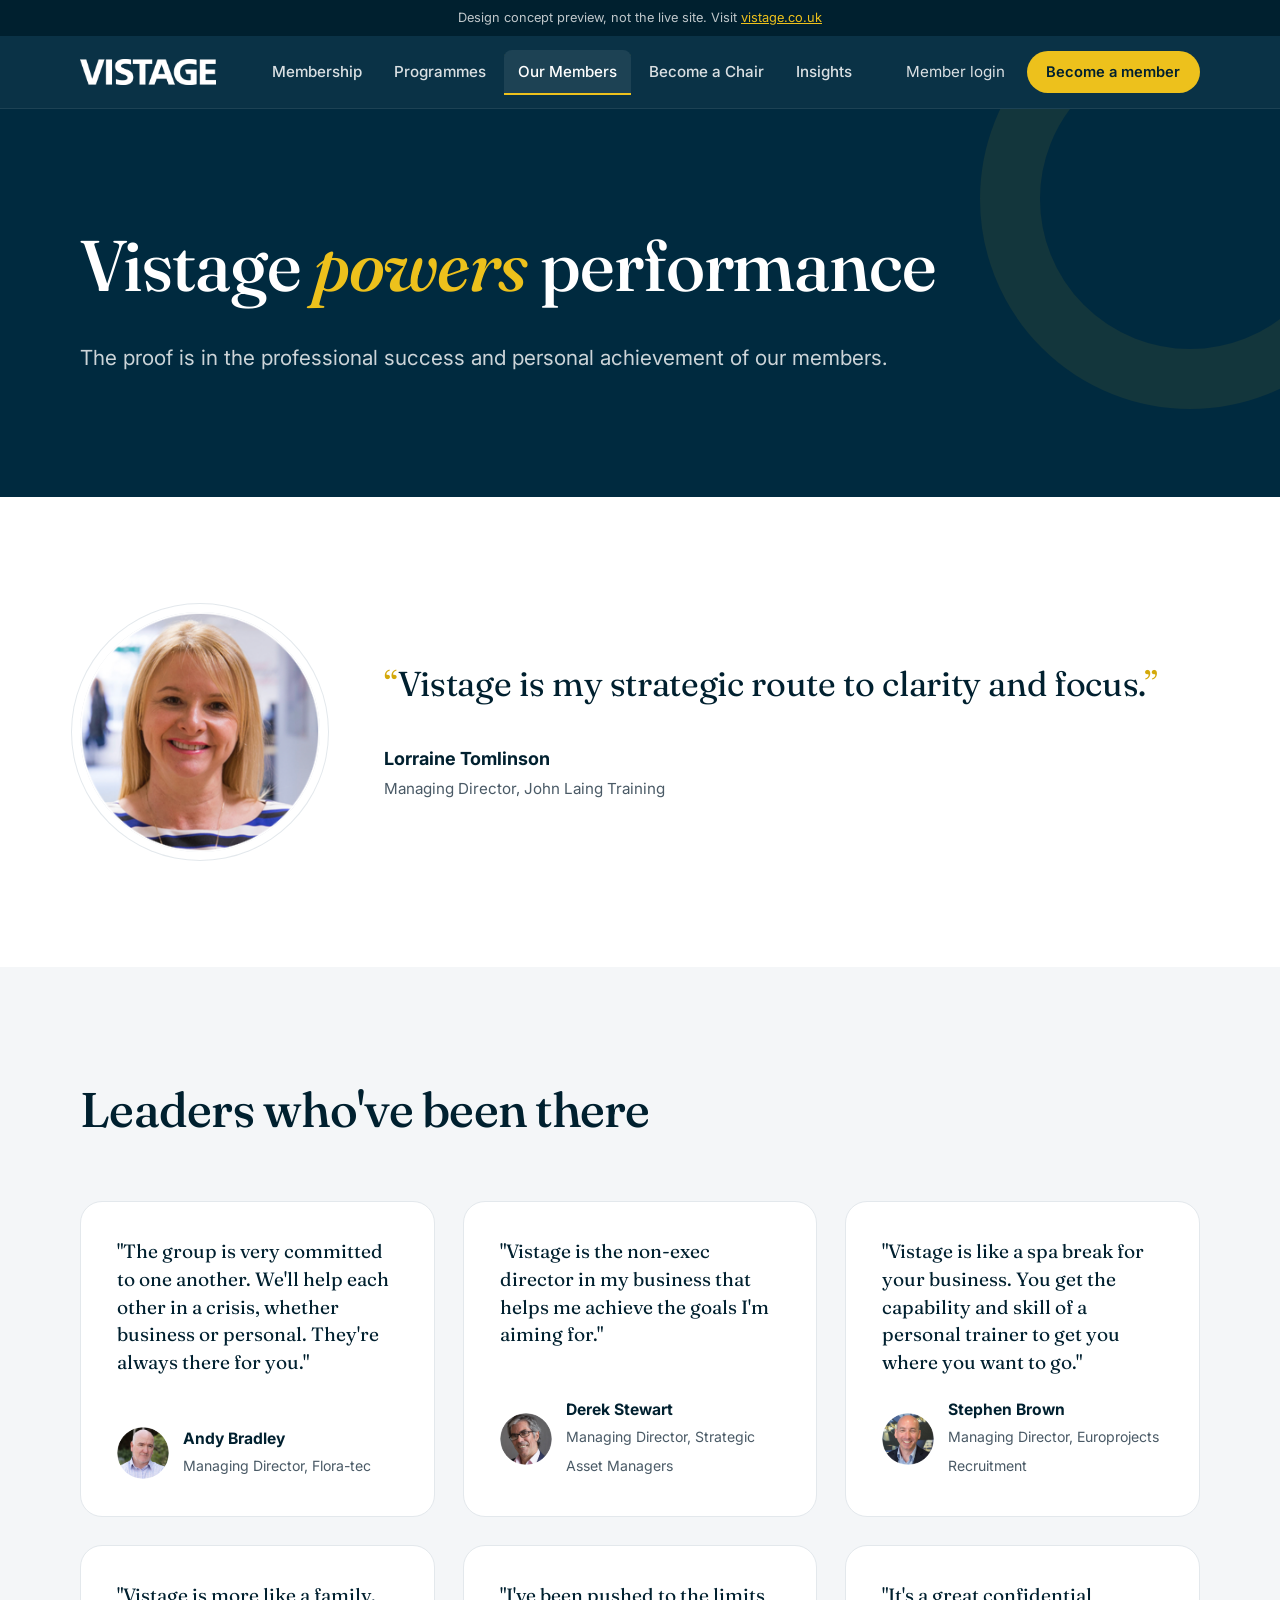
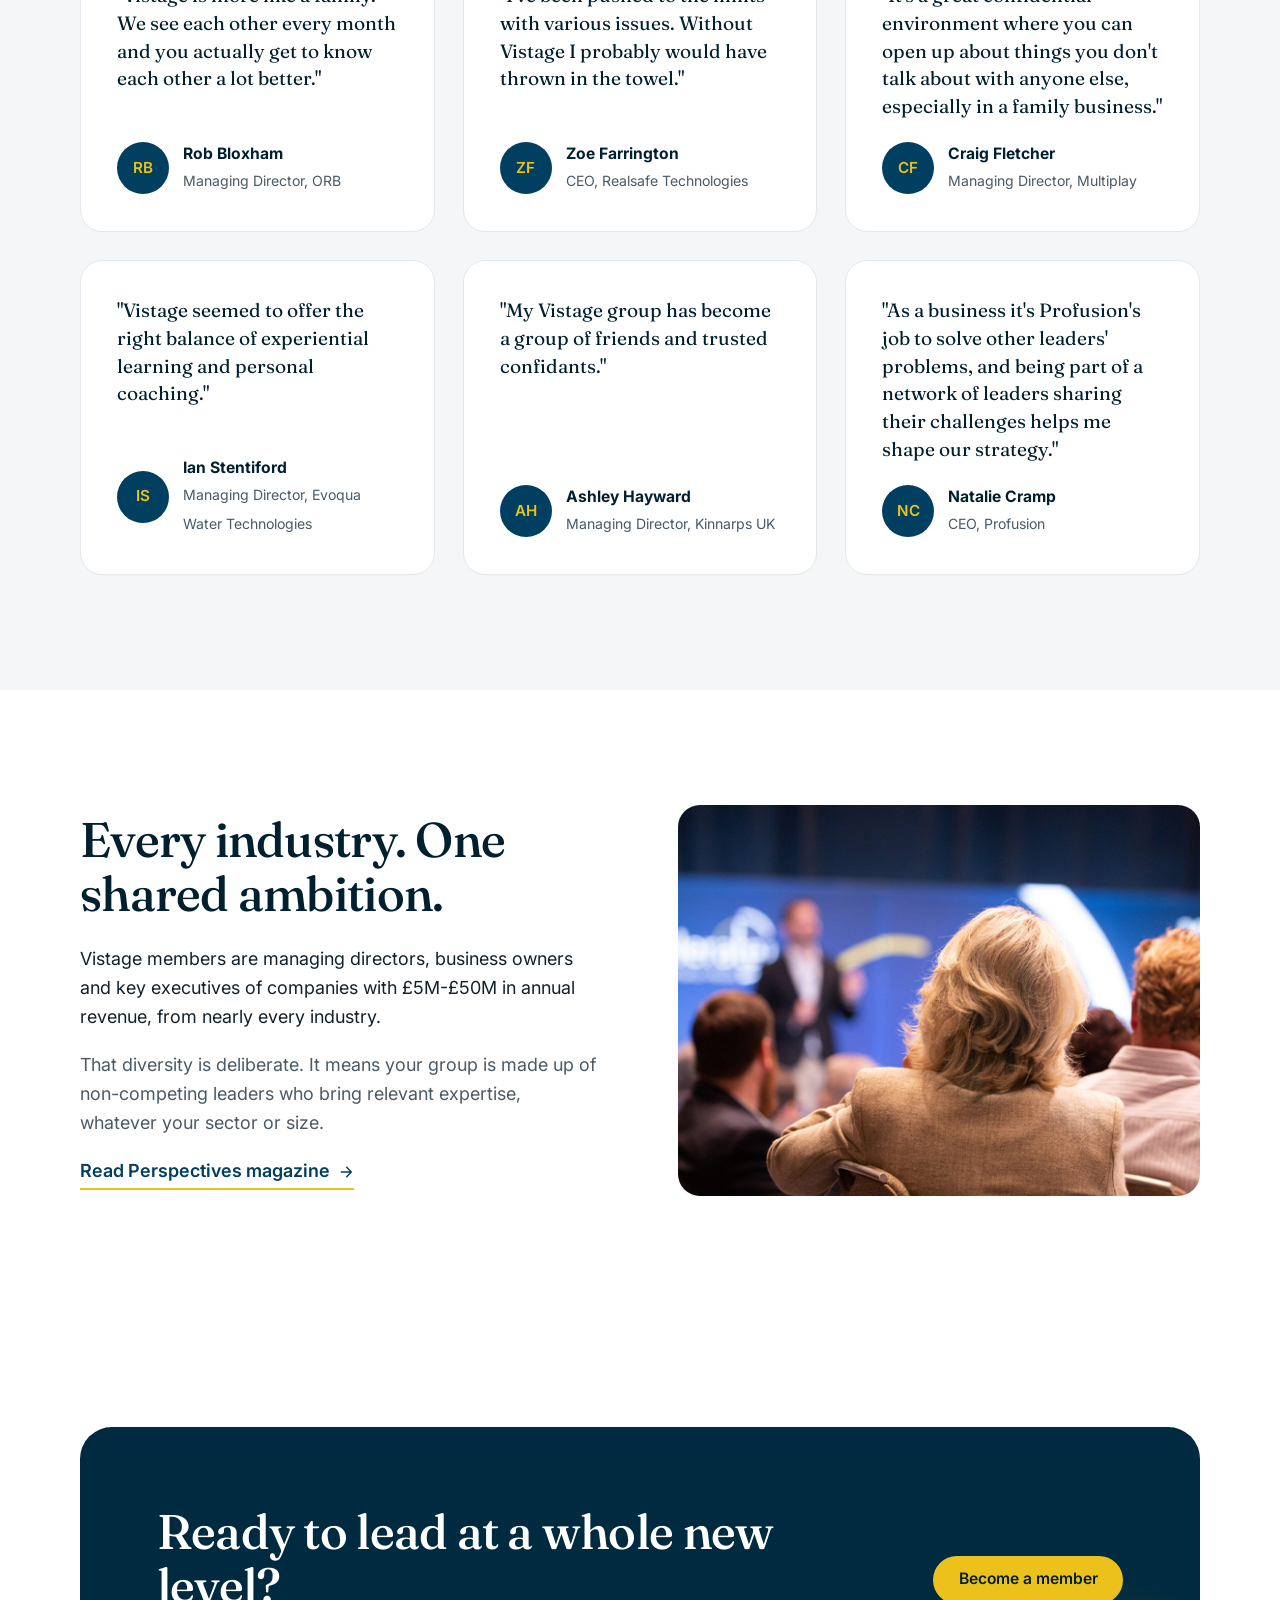
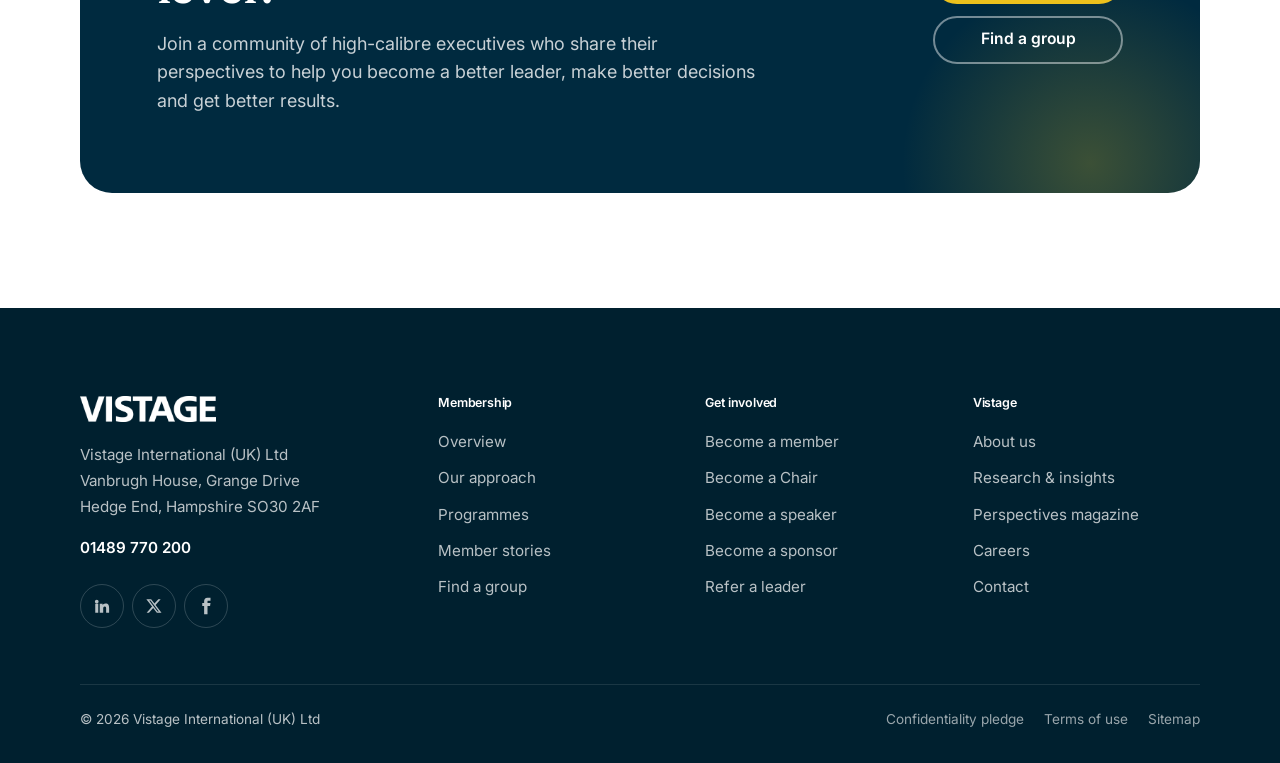
<file: members.html>
<!doctype html>
<html lang="en-GB" class="no-js">
<head>
<meta charset="utf-8">
<meta name="viewport" content="width=device-width, initial-scale=1, viewport-fit=cover">
<!-- Design concept preview: keep out of search engines so it never competes with vistage.co.uk -->
<meta name="robots" content="noindex, nofollow, noarchive, nosnippet, noimageindex">
<meta name="googlebot" content="noindex, nofollow, noarchive, nosnippet, noimageindex">
<meta name="bingbot" content="noindex, nofollow, noarchive, nosnippet">
<title>Member Stories | Vistage UK</title>
<meta name="description" content="Vistage powers performance. Read how UK managing directors and CEOs use their Vistage groups to lead with clarity, focus and confidence.">
<meta name="theme-color" content="#002a3f">
<link rel="icon" href="assets/img/icon.png" type="image/png">
<link rel="apple-touch-icon" href="assets/img/icon.png">
<link rel="preconnect" href="https://fonts.googleapis.com">
<link rel="preconnect" href="https://fonts.gstatic.com" crossorigin>
<link rel="stylesheet" href="https://fonts.googleapis.com/css2?family=Fraunces:ital,opsz,wght@0,9..144,400;0,9..144,500;1,9..144,400;1,9..144,500&family=Inter:wght@400;500;600&display=swap">
<link rel="stylesheet" href="assets/styles.css?v=3226caea">
<script defer src="assets/main.js?v=3226caea"></script>
</head>
<body>
<a class="skip" href="#main">Skip to content</a>
<div class="concept-bar">Design concept preview, not the live site. Visit <a href="https://vistage.co.uk/">vistage.co.uk</a></div>
<header class="site-header">
  <div class="wrap nav">
    <a class="brand" href="./" aria-label="Vistage home"><img src="assets/img/logo-white.png" alt="Vistage" width="136" height="26"></a>
    <button class="menu-toggle" aria-label="Open menu" aria-expanded="false" aria-controls="nav-panel"><span></span><span></span><span></span></button>
    <div class="nav-panel" id="nav-panel">
      <ul class="nav-links">
        <li><a href="membership.html">Membership</a></li>
        <li><a href="programmes.html">Programmes</a></li>
        <li><a href="members.html" aria-current="page">Our Members</a></li>
        <li><a href="chair.html">Become a Chair</a></li>
        <li><a href="https://vistage.co.uk/research-centre">Insights</a></li>
      </ul>
      <div class="nav-cta">
        <a class="login" href="https://myvistage.com">Member login</a>
        <a class="btn btn-gold" href="https://vistage.co.uk/membership/member-application/">Become a member</a>
      </div>
    </div>
  </div>
</header>
<main id="main">
<section class="page-hero">
  <div class="wrap">
    <h1 class="hero-in d1">Vistage <em>powers</em> performance</h1>
    <p class="lead hero-in d2">The proof is in the professional success and personal achievement of our members.</p>
  </div>
</section>

<section class="section">
  <div class="wrap quote-block reveal">
    <div class="portrait"><img src="assets/img/Lorraine-Tomlinson.png" alt="Lorraine Tomlinson" width="269" height="269" loading="lazy"></div>
    <div>
      <blockquote>
        <p>Vistage is my strategic route to clarity and focus.</p>
        <cite><strong>Lorraine Tomlinson</strong><span>Managing Director, John Laing Training</span></cite>
      </blockquote>
    </div>
  </div>
</section>

<section class="section section-mist">
  <div class="wrap">
    <div class="section-head reveal">
      <h2>Leaders who've been there</h2>
    </div>
    <div class="grid grid-3">
      <figure class="quote-card reveal" style="margin:0">
        <p>"The group is very committed to one another. We'll help each other in a crisis, whether business or personal. They're always there for you."</p>
        <figcaption class="who"><img src="assets/img/Andy-Bradley.png" alt="" loading="lazy" width="52" height="52"><div><strong>Andy Bradley</strong><span>Managing Director, Flora-tec</span></div></figcaption>
      </figure>
      <figure class="quote-card reveal" style="margin:0">
        <p>"Vistage is the non-exec director in my business that helps me achieve the goals I'm aiming for."</p>
        <figcaption class="who"><img src="assets/img/Derek-Stewart.png" alt="" loading="lazy" width="52" height="52"><div><strong>Derek Stewart</strong><span>Managing Director, Strategic Asset Managers</span></div></figcaption>
      </figure>
      <figure class="quote-card reveal" style="margin:0">
        <p>"Vistage is like a spa break for your business. You get the capability and skill of a personal trainer to get you where you want to go."</p>
        <figcaption class="who"><img src="assets/img/Steve-Brown.png" alt="" loading="lazy" width="52" height="52"><div><strong>Stephen Brown</strong><span>Managing Director, Europrojects Recruitment</span></div></figcaption>
      </figure>
      <figure class="quote-card reveal" style="margin:0">
        <p>"Vistage is more like a family. We see each other every month and you actually get to know each other a lot better."</p>
        <figcaption class="who"><span class="initials">RB</span><div><strong>Rob Bloxham</strong><span>Managing Director, ORB</span></div></figcaption>
      </figure>
      <figure class="quote-card reveal" style="margin:0">
        <p>"I've been pushed to the limits with various issues. Without Vistage I probably would have thrown in the towel."</p>
        <figcaption class="who"><span class="initials">ZF</span><div><strong>Zoe Farrington</strong><span>CEO, Realsafe Technologies</span></div></figcaption>
      </figure>
      <figure class="quote-card reveal" style="margin:0">
        <p>"It's a great confidential environment where you can open up about things you don't talk about with anyone else, especially in a family business."</p>
        <figcaption class="who"><span class="initials">CF</span><div><strong>Craig Fletcher</strong><span>Managing Director, Multiplay</span></div></figcaption>
      </figure>
      <figure class="quote-card reveal" style="margin:0">
        <p>"Vistage seemed to offer the right balance of experiential learning and personal coaching."</p>
        <figcaption class="who"><span class="initials">IS</span><div><strong>Ian Stentiford</strong><span>Managing Director, Evoqua Water Technologies</span></div></figcaption>
      </figure>
      <figure class="quote-card reveal" style="margin:0">
        <p>"My Vistage group has become a group of friends and trusted confidants."</p>
        <figcaption class="who"><span class="initials">AH</span><div><strong>Ashley Hayward</strong><span>Managing Director, Kinnarps UK</span></div></figcaption>
      </figure>
      <figure class="quote-card reveal" style="margin:0">
        <p>"As a business it's Profusion's job to solve other leaders' problems, and being part of a network of leaders sharing their challenges helps me shape our strategy."</p>
        <figcaption class="who"><span class="initials">NC</span><div><strong>Natalie Cramp</strong><span>CEO, Profusion</span></div></figcaption>
      </figure>
    </div>
  </div>
</section>

<section class="section">
  <div class="wrap media-split reverse">
    <div class="media reveal"><img src="assets/img/event.jpg" alt="Vistage members at an event" loading="lazy" width="651" height="405"></div>
    <div class="reveal">
      <h2>Every industry. One shared ambition.</h2>
      <p>Vistage members are managing directors, business owners and key executives of companies with £5M-£50M in annual revenue, from nearly every industry.</p>
      <p class="muted">That diversity is deliberate. It means your group is made up of non-competing leaders who bring relevant expertise, whatever your sector or size.</p>
      <a class="link-arrow" href="https://vistage.co.uk/membership/research-and-insights/perspectives-magazine/">Read Perspectives magazine <svg viewBox="0 0 24 24" fill="none" stroke="currentColor" stroke-width="2.2" stroke-linecap="round" stroke-linejoin="round"><path d="M5 12h14M13 5l7 7-7 7"/></svg></a>
    </div>
  </div>
</section>

<section class="section">
  <div class="wrap">
    <div class="cta-band reveal">
      <div>
        <h2>Ready to lead at a whole new level?</h2>
        <p>Join a community of high-calibre executives who share their perspectives to help you become a better leader, make better decisions and get better results.</p>
      </div>
      <div class="actions">
        <a class="btn btn-gold" href="https://vistage.co.uk/membership/member-application/">Become a member</a>
        <a class="btn btn-ghost" href="https://vistage.co.uk/membership/vistage-group-locations/">Find a group</a>
      </div>
    </div>
  </div>
</section>

</main>
<footer class="site-footer">
  <div class="wrap">
    <div class="footer-grid">
      <div class="footer-brand">
        <img src="assets/img/logo-white.png" alt="Vistage" width="136" height="26" loading="lazy">
        <address>Vistage International (UK) Ltd<br>Vanbrugh House, Grange Drive<br>Hedge End, Hampshire SO30 2AF</address>
        <a class="phone" href="tel:+441489770200">01489 770 200</a>
        <div class="social">
          <a href="https://www.linkedin.com/company/vistage-uk" aria-label="LinkedIn"><svg viewBox="0 0 24 24"><path d="M4.98 3.5a2.5 2.5 0 1 1 0 5 2.5 2.5 0 0 1 0-5zM3 9h4v12H3zM9 9h3.8v1.7h.1c.5-1 1.8-2 3.8-2 4 0 4.8 2.7 4.8 6.1V21h-4v-5.4c0-1.3 0-3-1.8-3s-2.1 1.4-2.1 2.9V21H9z"/></svg></a>
          <a href="https://twitter.com/vistageuk" aria-label="X"><svg viewBox="0 0 24 24"><path d="M17.8 3h3.1l-6.8 7.7L22 21h-6.2l-4.9-6.4L5.3 21H2.2l7.2-8.3L1.8 3h6.4l4.4 5.8zm-1.1 16.2h1.7L7.4 4.7H5.6z"/></svg></a>
          <a href="https://www.facebook.com/Vistageuk" aria-label="Facebook"><svg viewBox="0 0 24 24"><path d="M14 8V6c0-.9.6-1 1-1h3V1h-4c-3.5 0-4.5 2.6-4.5 4.5V8H7v4h2.5v11H14V12h3.4l.6-4z"/></svg></a>
        </div>
      </div>
      <div>
        <h4>Membership</h4>
        <ul>
          <li><a href="membership.html">Overview</a></li>
          <li><a href="membership.html#approach">Our approach</a></li>
          <li><a href="programmes.html">Programmes</a></li>
          <li><a href="members.html">Member stories</a></li>
          <li><a href="https://vistage.co.uk/membership/vistage-group-locations/">Find a group</a></li>
        </ul>
      </div>
      <div>
        <h4>Get involved</h4>
        <ul>
          <li><a href="https://vistage.co.uk/membership/member-application/">Become a member</a></li>
          <li><a href="chair.html">Become a Chair</a></li>
          <li><a href="https://vistage.co.uk/membership/vistage-speakers/">Become a speaker</a></li>
          <li><a href="https://pages.vistage.co.uk/sponsorship">Become a sponsor</a></li>
          <li><a href="https://vistage.co.uk/refer-and-nominate/">Refer a leader</a></li>
        </ul>
      </div>
      <div>
        <h4>Vistage</h4>
        <ul>
          <li><a href="https://vistage.co.uk/about-vistage/">About us</a></li>
          <li><a href="https://vistage.co.uk/research-centre">Research &amp; insights</a></li>
          <li><a href="https://vistage.co.uk/membership/research-and-insights/perspectives-magazine/">Perspectives magazine</a></li>
          <li><a href="https://vistage.co.uk/about-vistage/vistage-careers/">Careers</a></li>
          <li><a href="https://vistage.co.uk/about-vistage/contact-us/">Contact</a></li>
        </ul>
      </div>
    </div>
    <div class="footer-bottom">
      <span>&copy; <span id="year">2026</span> Vistage International (UK) Ltd</span>
      <ul>
        <li><a href="https://vistage.co.uk/about-vistage/confidentiality-pledge/">Confidentiality pledge</a></li>
        <li><a href="https://vistage.co.uk/about-vistage/terms-of-use/">Terms of use</a></li>
        <li><a href="https://vistage.co.uk/sitemap/">Sitemap</a></li>
      </ul>
    </div>
  </div>
</footer>
</body>
</html>
</file>
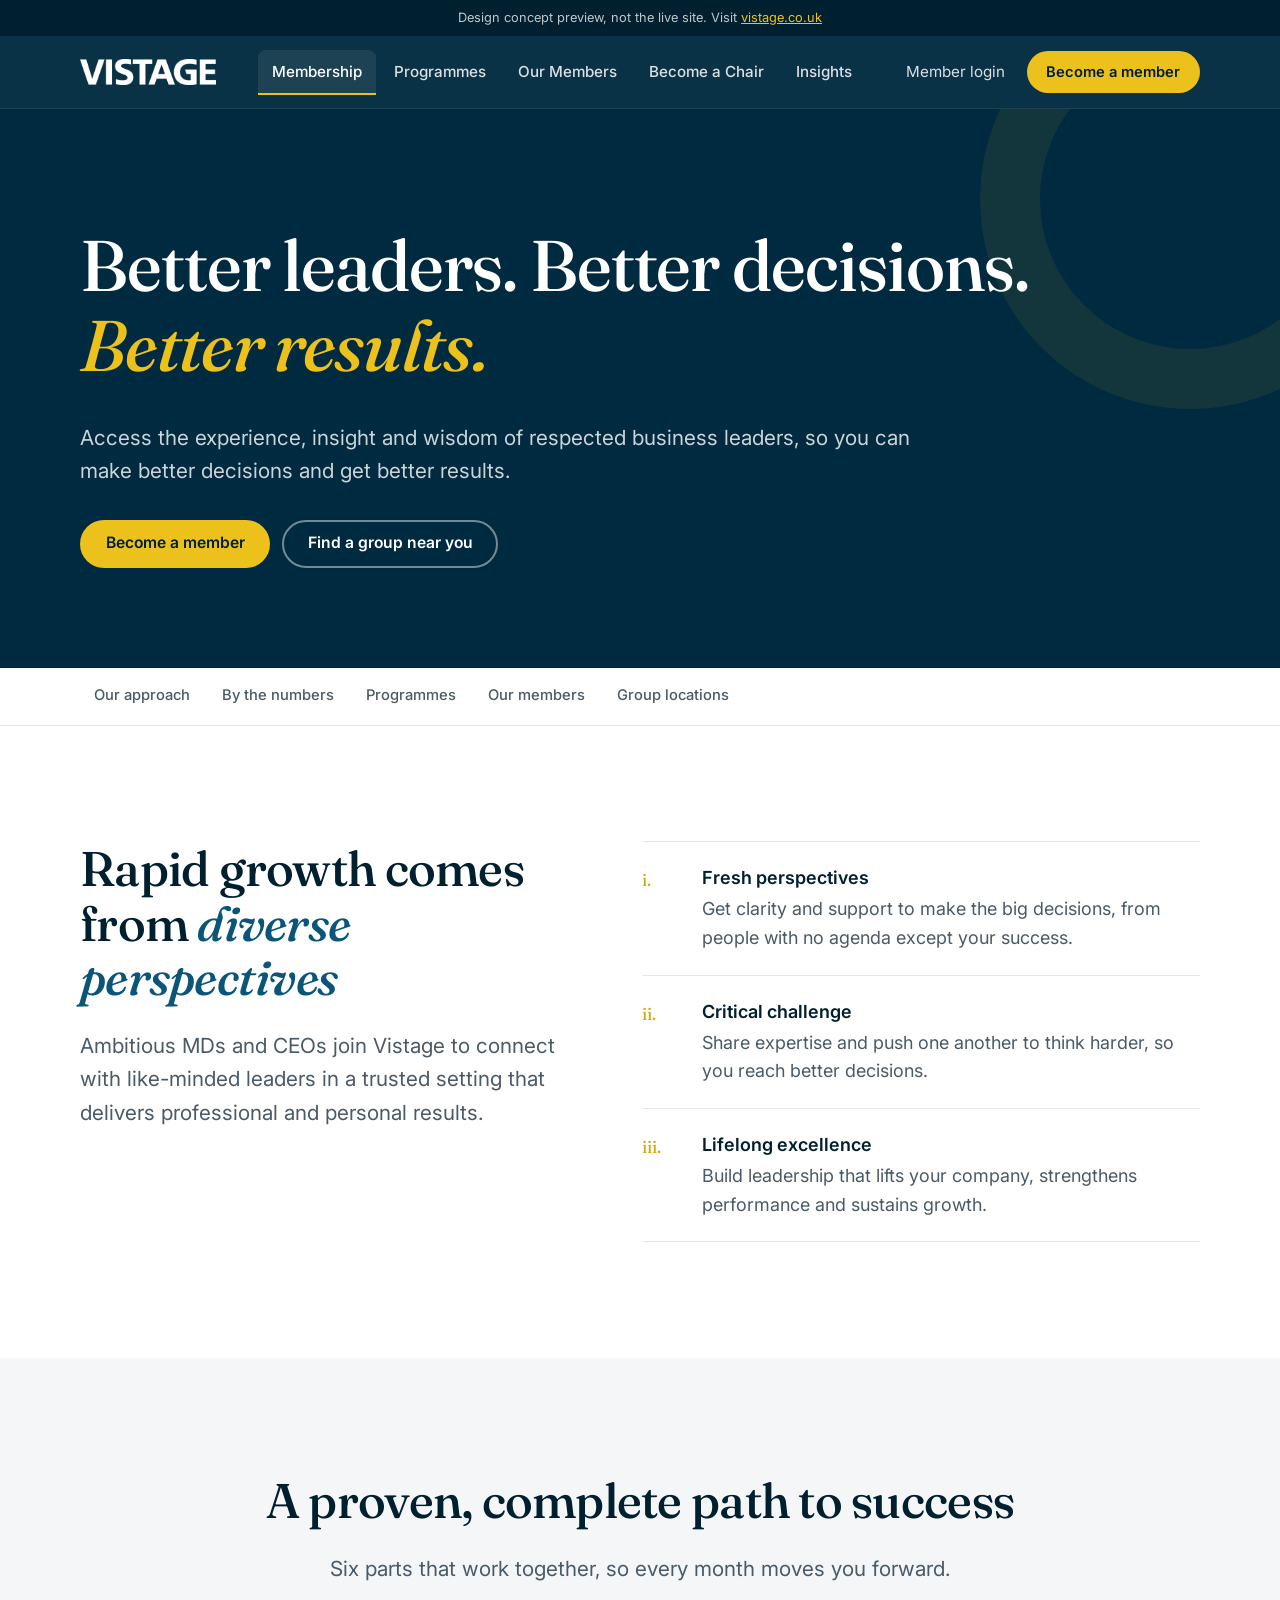
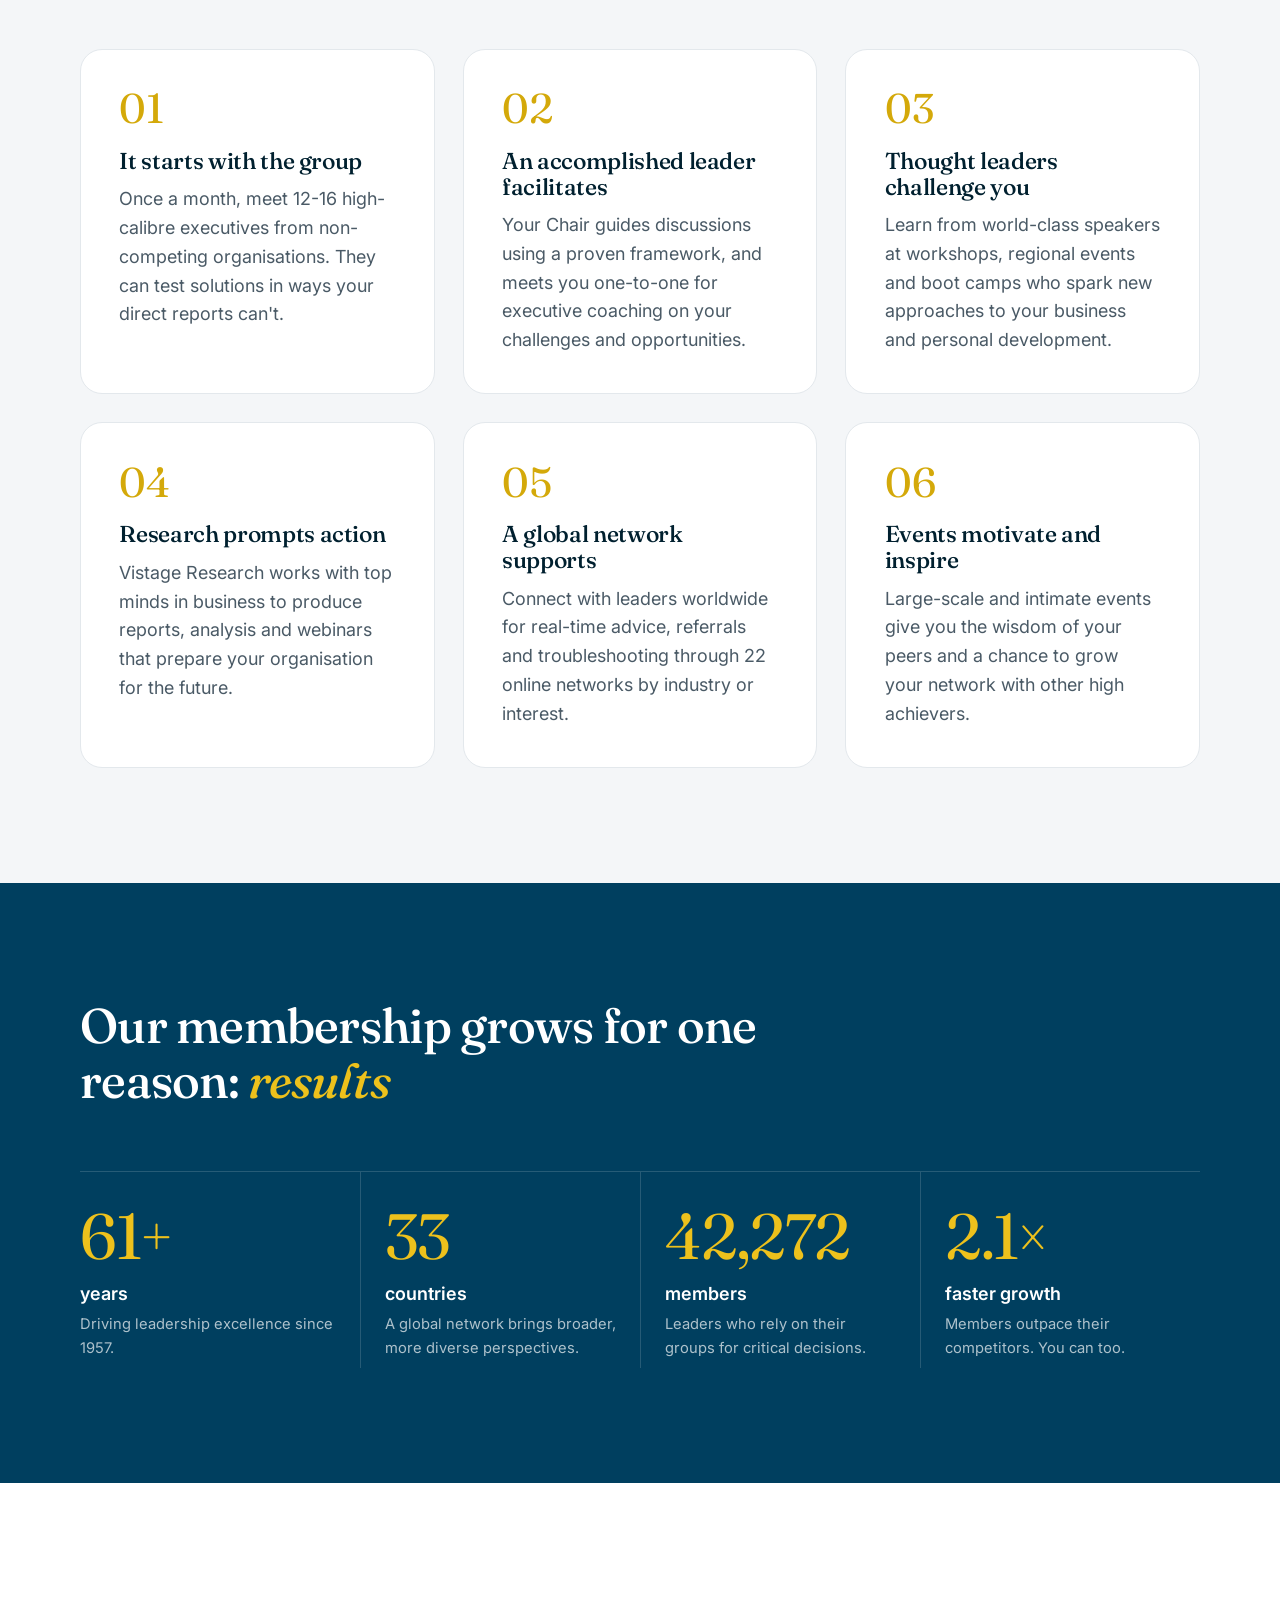
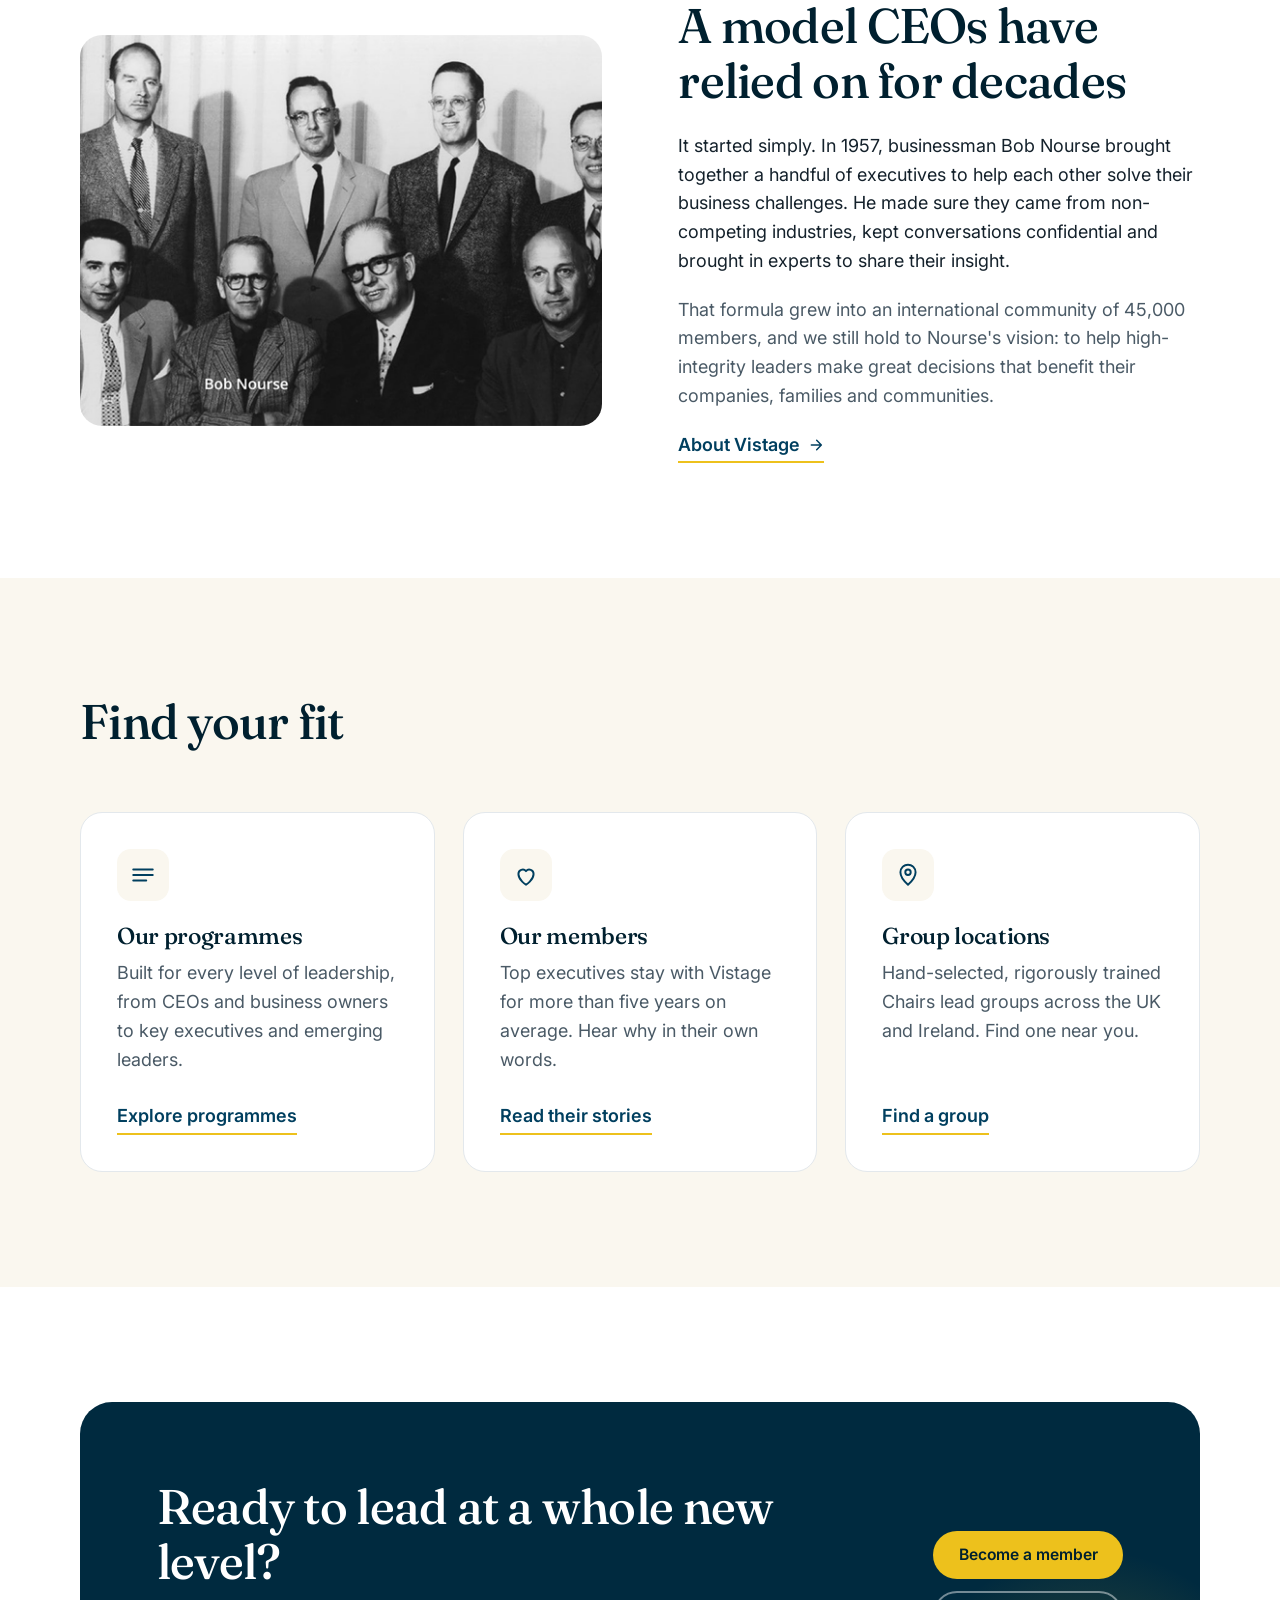
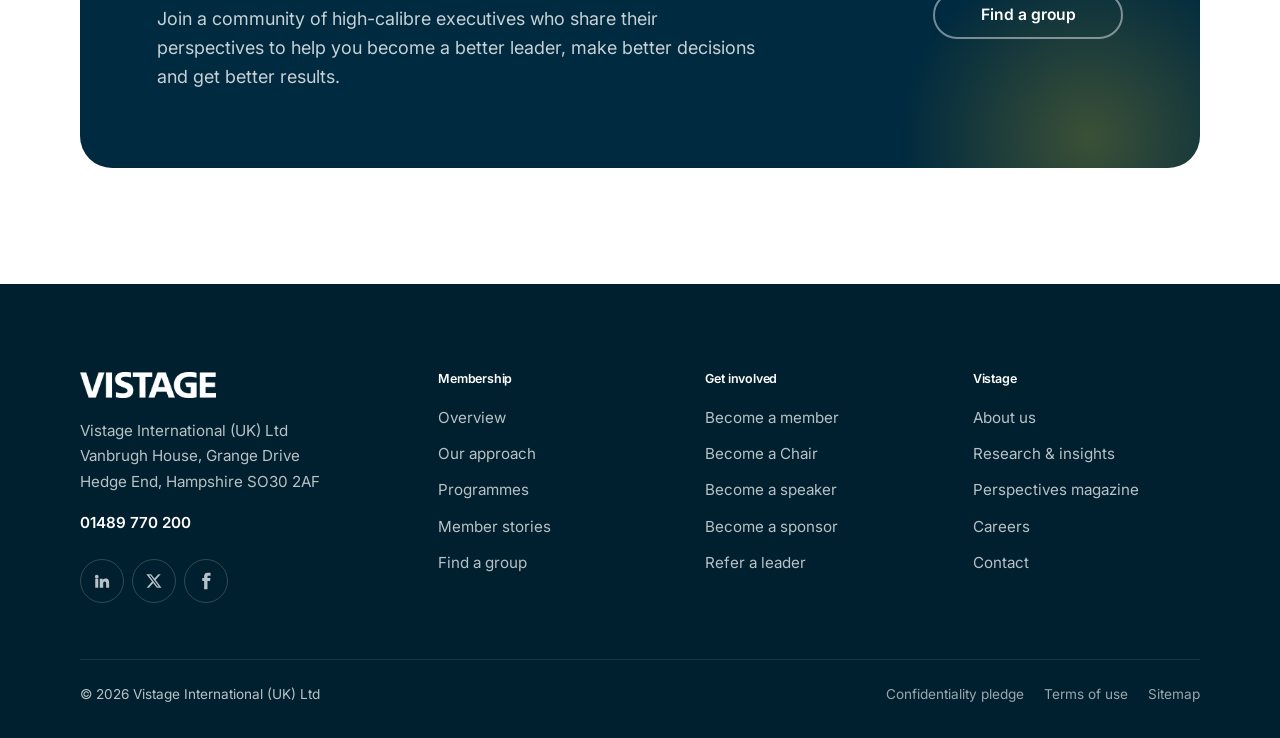
<file: membership.html>
<!doctype html>
<html lang="en-GB" class="no-js">
<head>
<meta charset="utf-8">
<meta name="viewport" content="width=device-width, initial-scale=1, viewport-fit=cover">
<!-- Design concept preview: keep out of search engines so it never competes with vistage.co.uk -->
<meta name="robots" content="noindex, nofollow, noarchive, nosnippet, noimageindex">
<meta name="googlebot" content="noindex, nofollow, noarchive, nosnippet, noimageindex">
<meta name="bingbot" content="noindex, nofollow, noarchive, nosnippet">
<title>Membership | Vistage UK</title>
<meta name="description" content="Better leaders. Better decisions. Better results. Discover how Vistage membership works, from confidential peer groups to one-to-one executive coaching.">
<meta name="theme-color" content="#002a3f">
<link rel="icon" href="assets/img/icon.png" type="image/png">
<link rel="apple-touch-icon" href="assets/img/icon.png">
<link rel="preconnect" href="https://fonts.googleapis.com">
<link rel="preconnect" href="https://fonts.gstatic.com" crossorigin>
<link rel="stylesheet" href="https://fonts.googleapis.com/css2?family=Fraunces:ital,opsz,wght@0,9..144,400;0,9..144,500;1,9..144,400;1,9..144,500&family=Inter:wght@400;500;600&display=swap">
<link rel="stylesheet" href="assets/styles.css?v=3226caea">
<script defer src="assets/main.js?v=3226caea"></script>
</head>
<body>
<a class="skip" href="#main">Skip to content</a>
<div class="concept-bar">Design concept preview, not the live site. Visit <a href="https://vistage.co.uk/">vistage.co.uk</a></div>
<header class="site-header">
  <div class="wrap nav">
    <a class="brand" href="./" aria-label="Vistage home"><img src="assets/img/logo-white.png" alt="Vistage" width="136" height="26"></a>
    <button class="menu-toggle" aria-label="Open menu" aria-expanded="false" aria-controls="nav-panel"><span></span><span></span><span></span></button>
    <div class="nav-panel" id="nav-panel">
      <ul class="nav-links">
        <li><a href="membership.html" aria-current="page">Membership</a></li>
        <li><a href="programmes.html">Programmes</a></li>
        <li><a href="members.html">Our Members</a></li>
        <li><a href="chair.html">Become a Chair</a></li>
        <li><a href="https://vistage.co.uk/research-centre">Insights</a></li>
      </ul>
      <div class="nav-cta">
        <a class="login" href="https://myvistage.com">Member login</a>
        <a class="btn btn-gold" href="https://vistage.co.uk/membership/member-application/">Become a member</a>
      </div>
    </div>
  </div>
</header>
<main id="main">
<section class="page-hero">
  <div class="wrap">
    <h1 class="hero-in d1">Better leaders. Better decisions. <em>Better results.</em></h1>
    <p class="lead hero-in d2">Access the experience, insight and wisdom of respected business leaders, so you can make better decisions and get better results.</p>
    <div class="hero-actions hero-in d3" style="display:flex;flex-wrap:wrap;gap:12px;margin-top:2rem">
      <a class="btn btn-gold" href="https://vistage.co.uk/membership/member-application/">Become a member</a>
      <a class="btn btn-ghost" href="https://vistage.co.uk/membership/vistage-group-locations/">Find a group near you</a>
    </div>
  </div>
</section>
<nav class="subnav" aria-label="On this page">
  <div class="wrap"><ul>
    <li><a href="#approach">Our approach</a></li>
    <li><a href="#numbers">By the numbers</a></li>
    <li><a href="programmes.html">Programmes</a></li>
    <li><a href="members.html">Our members</a></li>
    <li><a href="https://vistage.co.uk/membership/vistage-group-locations/">Group locations</a></li>
  </ul></div>
</nav>

<section class="section">
  <div class="wrap intro">
    <div class="reveal">
      <h2>Rapid growth comes from <em>diverse perspectives</em></h2>
      <p class="lead">Ambitious MDs and CEOs join Vistage to connect with like-minded leaders in a trusted setting that delivers professional and personal results.</p>
    </div>
    <ul class="intro-list reveal">
      <li><span class="n">i.</span><p><strong>Fresh perspectives</strong>Get clarity and support to make the big decisions, from people with no agenda except your success.</p></li>
      <li><span class="n">ii.</span><p><strong>Critical challenge</strong>Share expertise and push one another to think harder, so you reach better decisions.</p></li>
      <li><span class="n">iii.</span><p><strong>Lifelong excellence</strong>Build leadership that lifts your company, strengthens performance and sustains growth.</p></li>
    </ul>
  </div>
</section>

<section class="section section-mist" id="approach" style="scroll-margin-top:130px">
  <div class="wrap">
    <div class="section-head center reveal">
      <h2>A proven, complete path to success</h2>
      <p class="lead" style="margin-left:auto;margin-right:auto">Six parts that work together, so every month moves you forward.</p>
    </div>
    <div class="steps">
      <article class="step reveal"><h3>It starts with the group</h3><p>Once a month, meet 12-16 high-calibre executives from non-competing organisations. They can test solutions in ways your direct reports can't.</p></article>
      <article class="step reveal"><h3>An accomplished leader facilitates</h3><p>Your Chair guides discussions using a proven framework, and meets you one-to-one for executive coaching on your challenges and opportunities.</p></article>
      <article class="step reveal"><h3>Thought leaders challenge you</h3><p>Learn from world-class speakers at workshops, regional events and boot camps who spark new approaches to your business and personal development.</p></article>
      <article class="step reveal"><h3>Research prompts action</h3><p>Vistage Research works with top minds in business to produce reports, analysis and webinars that prepare your organisation for the future.</p></article>
      <article class="step reveal"><h3>A global network supports</h3><p>Connect with leaders worldwide for real-time advice, referrals and troubleshooting through 22 online networks by industry or interest.</p></article>
      <article class="step reveal"><h3>Events motivate and inspire</h3><p>Large-scale and intimate events give you the wisdom of your peers and a chance to grow your network with other high achievers.</p></article>
    </div>
  </div>
</section>

<section class="section section-navy" id="numbers" style="scroll-margin-top:130px">
  <div class="wrap">
    <div class="section-head reveal">
      <h2>Our membership grows for one reason: <em style="font-style:italic;color:var(--gold)">results</em></h2>
    </div>
    <div class="stats reveal">
      <div class="stat"><div class="stat-num" data-count="65" data-suffix="+">65+</div><div class="stat-label">years</div><div class="stat-desc">Driving leadership excellence since 1957.</div></div>
      <div class="stat"><div class="stat-num" data-count="35">35</div><div class="stat-label">countries</div><div class="stat-desc">A global network brings broader, more diverse perspectives.</div></div>
      <div class="stat"><div class="stat-num" data-count="45000">45,000</div><div class="stat-label">members</div><div class="stat-desc">Leaders who rely on their groups for critical decisions.</div></div>
      <div class="stat"><div class="stat-num" data-count="2.2" data-suffix="&times;">2.2&times;</div><div class="stat-label">faster growth</div><div class="stat-desc">Members outpace their competitors. You can too.</div></div>
    </div>
  </div>
</section>

<section class="section">
  <div class="wrap media-split">
    <div class="media reveal"><img src="assets/img/nourse-1957.jpg" alt="Bob Nourse with the original Vistage group in 1957" loading="lazy" width="651" height="405"></div>
    <div class="reveal">
      <h2>A model CEOs have relied on for decades</h2>
      <p>It started simply. In 1957, businessman Bob Nourse brought together a handful of executives to help each other solve their business challenges. He made sure they came from non-competing industries, kept conversations confidential and brought in experts to share their insight.</p>
      <p class="muted">That formula grew into an international community of 45,000 members, and we still hold to Nourse's vision: to help high-integrity leaders make great decisions that benefit their companies, families and communities.</p>
      <a class="link-arrow" href="https://vistage.co.uk/about-vistage/">About Vistage <svg viewBox="0 0 24 24" fill="none" stroke="currentColor" stroke-width="2.2" stroke-linecap="round" stroke-linejoin="round"><path d="M5 12h14M13 5l7 7-7 7"/></svg></a>
    </div>
  </div>
</section>

<section class="section section-cream">
  <div class="wrap">
    <div class="section-head reveal">
      <h2>Find your fit</h2>
    </div>
    <div class="grid grid-3">
      <a class="card reveal" href="programmes.html">
        <div class="card-icon"><svg viewBox="0 0 24 24" fill="none" stroke="currentColor" stroke-width="1.8" stroke-linecap="round" stroke-linejoin="round"><path d="M3 7h18M3 12h18M3 17h12"/></svg></div>
        <h3>Our programmes</h3><p>Built for every level of leadership, from CEOs and business owners to key executives and emerging leaders.</p><span class="link-arrow">Explore programmes</span>
      </a>
      <a class="card reveal" href="members.html">
        <div class="card-icon"><svg viewBox="0 0 24 24" fill="none" stroke="currentColor" stroke-width="1.8" stroke-linecap="round" stroke-linejoin="round"><path d="M12 21s-7-4.4-7-10a4 4 0 0 1 7-2.6A4 4 0 0 1 19 11c0 5.6-7 10-7 10z"/></svg></div>
        <h3>Our members</h3><p>Top executives stay with Vistage for more than five years on average. Hear why in their own words.</p><span class="link-arrow">Read their stories</span>
      </a>
      <a class="card reveal" href="https://vistage.co.uk/membership/vistage-group-locations/">
        <div class="card-icon"><svg viewBox="0 0 24 24" fill="none" stroke="currentColor" stroke-width="1.8" stroke-linecap="round" stroke-linejoin="round"><path d="M12 21s-7-6.2-7-11.5a7 7 0 0 1 14 0C19 14.8 12 21 12 21z"/><circle cx="12" cy="9.5" r="2.5"/></svg></div>
        <h3>Group locations</h3><p>Hand-selected, rigorously trained Chairs lead groups across the UK and Ireland. Find one near you.</p><span class="link-arrow">Find a group</span>
      </a>
    </div>
  </div>
</section>

<section class="section">
  <div class="wrap">
    <div class="cta-band reveal">
      <div>
        <h2>Ready to lead at a whole new level?</h2>
        <p>Join a community of high-calibre executives who share their perspectives to help you become a better leader, make better decisions and get better results.</p>
      </div>
      <div class="actions">
        <a class="btn btn-gold" href="https://vistage.co.uk/membership/member-application/">Become a member</a>
        <a class="btn btn-ghost" href="https://vistage.co.uk/membership/vistage-group-locations/">Find a group</a>
      </div>
    </div>
  </div>
</section>

</main>
<footer class="site-footer">
  <div class="wrap">
    <div class="footer-grid">
      <div class="footer-brand">
        <img src="assets/img/logo-white.png" alt="Vistage" width="136" height="26" loading="lazy">
        <address>Vistage International (UK) Ltd<br>Vanbrugh House, Grange Drive<br>Hedge End, Hampshire SO30 2AF</address>
        <a class="phone" href="tel:+441489770200">01489 770 200</a>
        <div class="social">
          <a href="https://www.linkedin.com/company/vistage-uk" aria-label="LinkedIn"><svg viewBox="0 0 24 24"><path d="M4.98 3.5a2.5 2.5 0 1 1 0 5 2.5 2.5 0 0 1 0-5zM3 9h4v12H3zM9 9h3.8v1.7h.1c.5-1 1.8-2 3.8-2 4 0 4.8 2.7 4.8 6.1V21h-4v-5.4c0-1.3 0-3-1.8-3s-2.1 1.4-2.1 2.9V21H9z"/></svg></a>
          <a href="https://twitter.com/vistageuk" aria-label="X"><svg viewBox="0 0 24 24"><path d="M17.8 3h3.1l-6.8 7.7L22 21h-6.2l-4.9-6.4L5.3 21H2.2l7.2-8.3L1.8 3h6.4l4.4 5.8zm-1.1 16.2h1.7L7.4 4.7H5.6z"/></svg></a>
          <a href="https://www.facebook.com/Vistageuk" aria-label="Facebook"><svg viewBox="0 0 24 24"><path d="M14 8V6c0-.9.6-1 1-1h3V1h-4c-3.5 0-4.5 2.6-4.5 4.5V8H7v4h2.5v11H14V12h3.4l.6-4z"/></svg></a>
        </div>
      </div>
      <div>
        <h4>Membership</h4>
        <ul>
          <li><a href="membership.html">Overview</a></li>
          <li><a href="membership.html#approach">Our approach</a></li>
          <li><a href="programmes.html">Programmes</a></li>
          <li><a href="members.html">Member stories</a></li>
          <li><a href="https://vistage.co.uk/membership/vistage-group-locations/">Find a group</a></li>
        </ul>
      </div>
      <div>
        <h4>Get involved</h4>
        <ul>
          <li><a href="https://vistage.co.uk/membership/member-application/">Become a member</a></li>
          <li><a href="chair.html">Become a Chair</a></li>
          <li><a href="https://vistage.co.uk/membership/vistage-speakers/">Become a speaker</a></li>
          <li><a href="https://pages.vistage.co.uk/sponsorship">Become a sponsor</a></li>
          <li><a href="https://vistage.co.uk/refer-and-nominate/">Refer a leader</a></li>
        </ul>
      </div>
      <div>
        <h4>Vistage</h4>
        <ul>
          <li><a href="https://vistage.co.uk/about-vistage/">About us</a></li>
          <li><a href="https://vistage.co.uk/research-centre">Research &amp; insights</a></li>
          <li><a href="https://vistage.co.uk/membership/research-and-insights/perspectives-magazine/">Perspectives magazine</a></li>
          <li><a href="https://vistage.co.uk/about-vistage/vistage-careers/">Careers</a></li>
          <li><a href="https://vistage.co.uk/about-vistage/contact-us/">Contact</a></li>
        </ul>
      </div>
    </div>
    <div class="footer-bottom">
      <span>&copy; <span id="year">2026</span> Vistage International (UK) Ltd</span>
      <ul>
        <li><a href="https://vistage.co.uk/about-vistage/confidentiality-pledge/">Confidentiality pledge</a></li>
        <li><a href="https://vistage.co.uk/about-vistage/terms-of-use/">Terms of use</a></li>
        <li><a href="https://vistage.co.uk/sitemap/">Sitemap</a></li>
      </ul>
    </div>
  </div>
</footer>
</body>
</html>
</file>
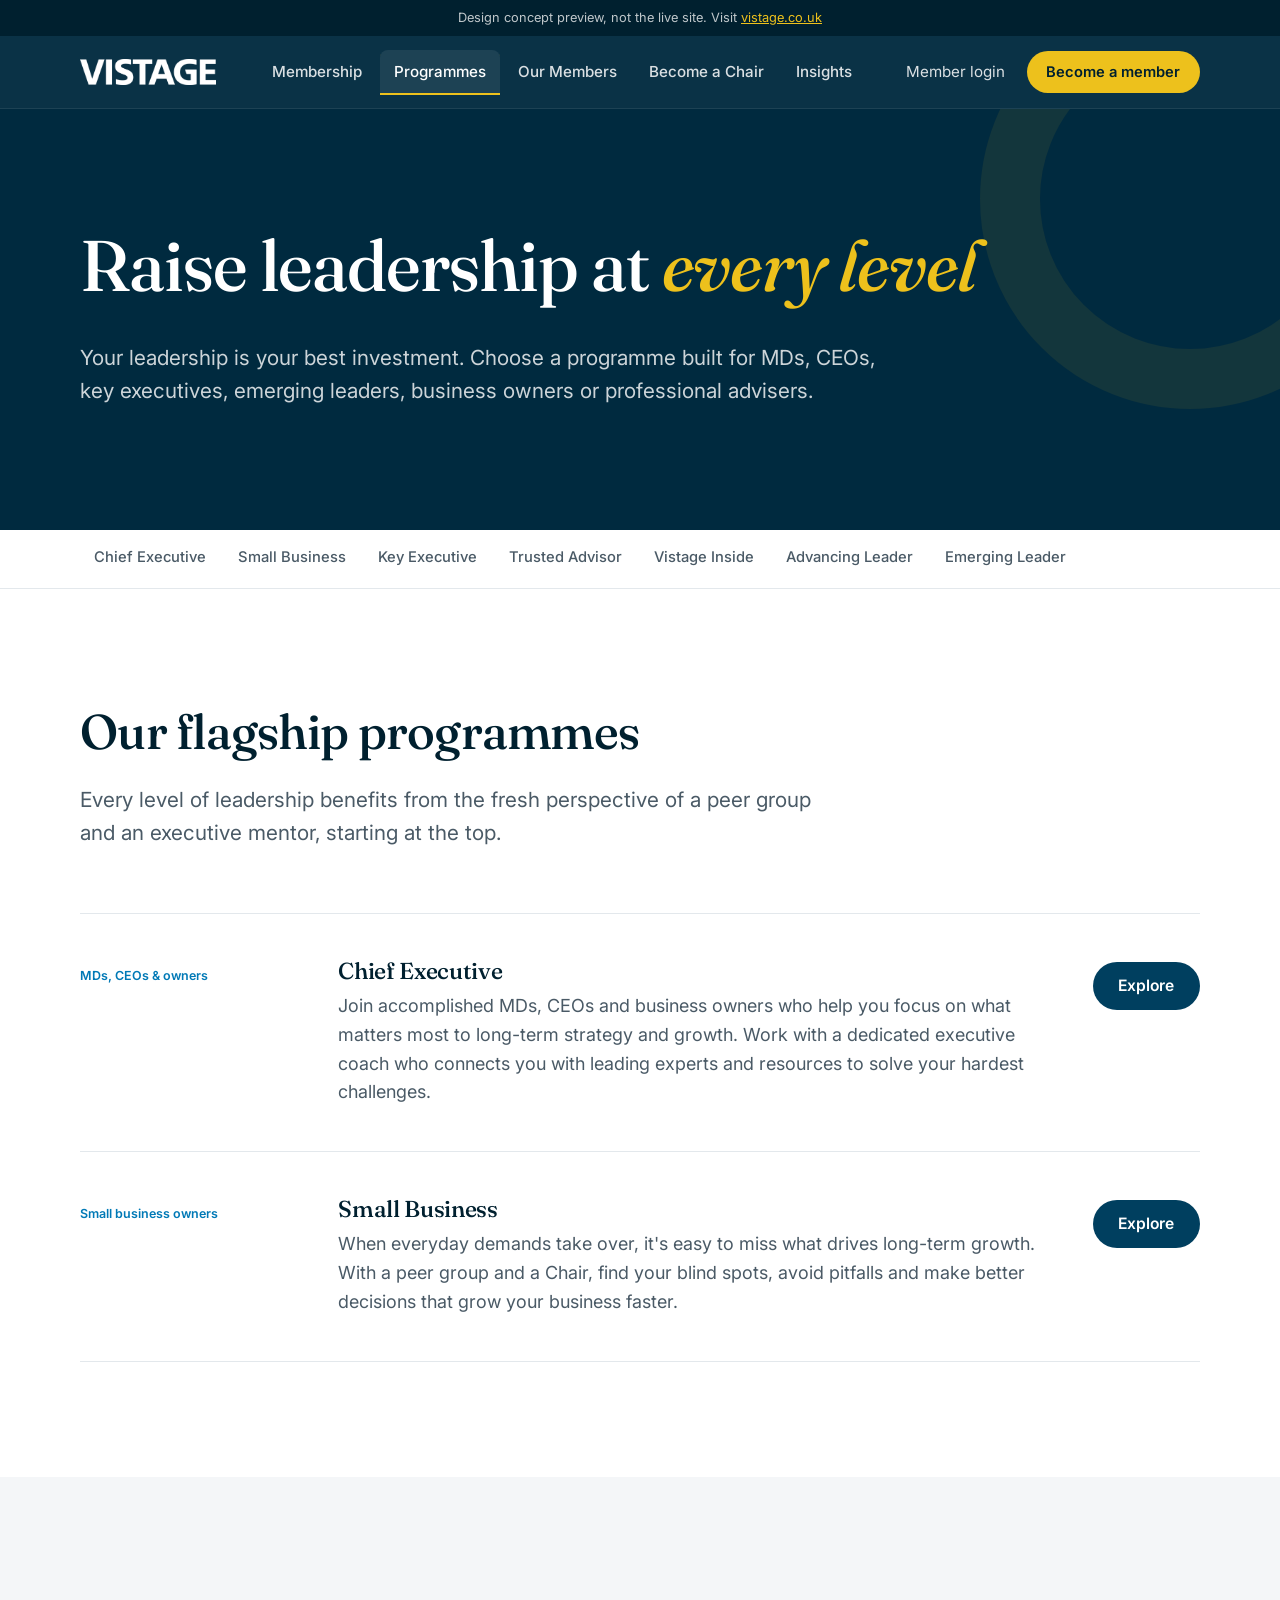
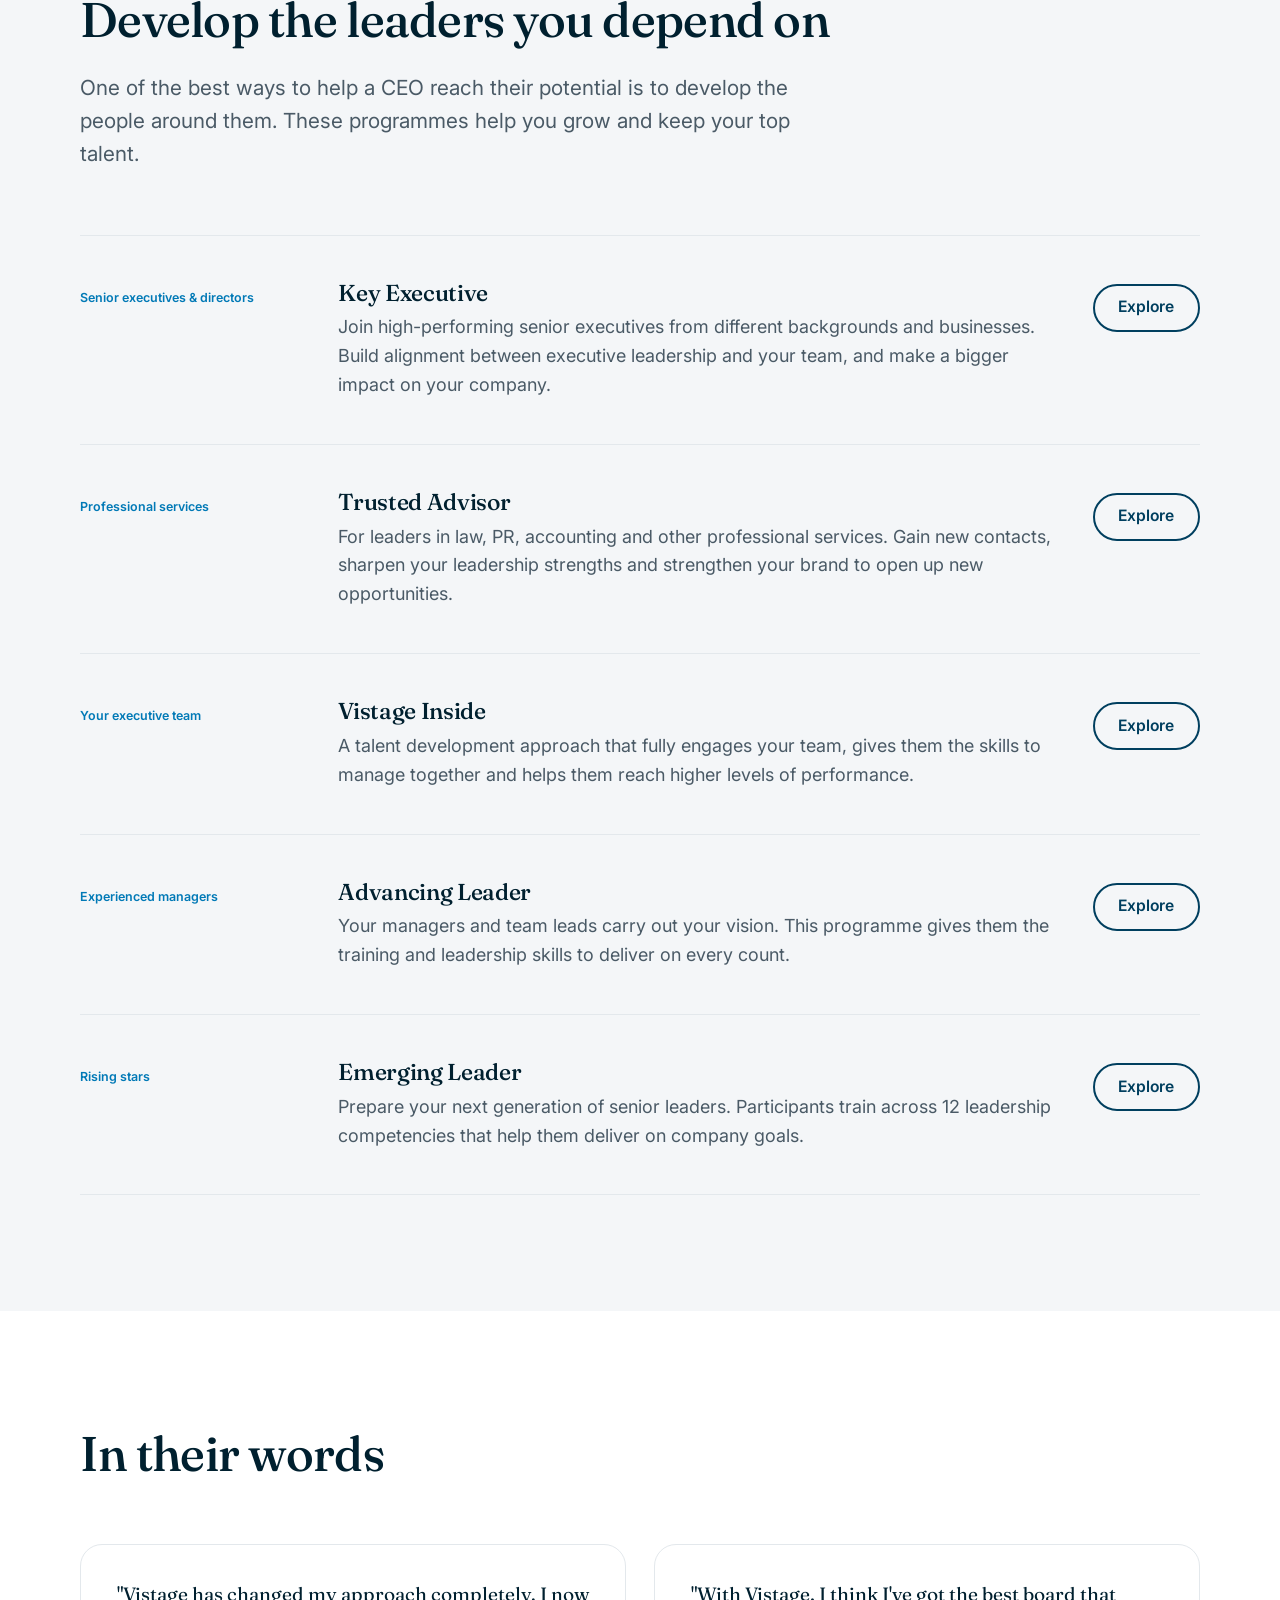
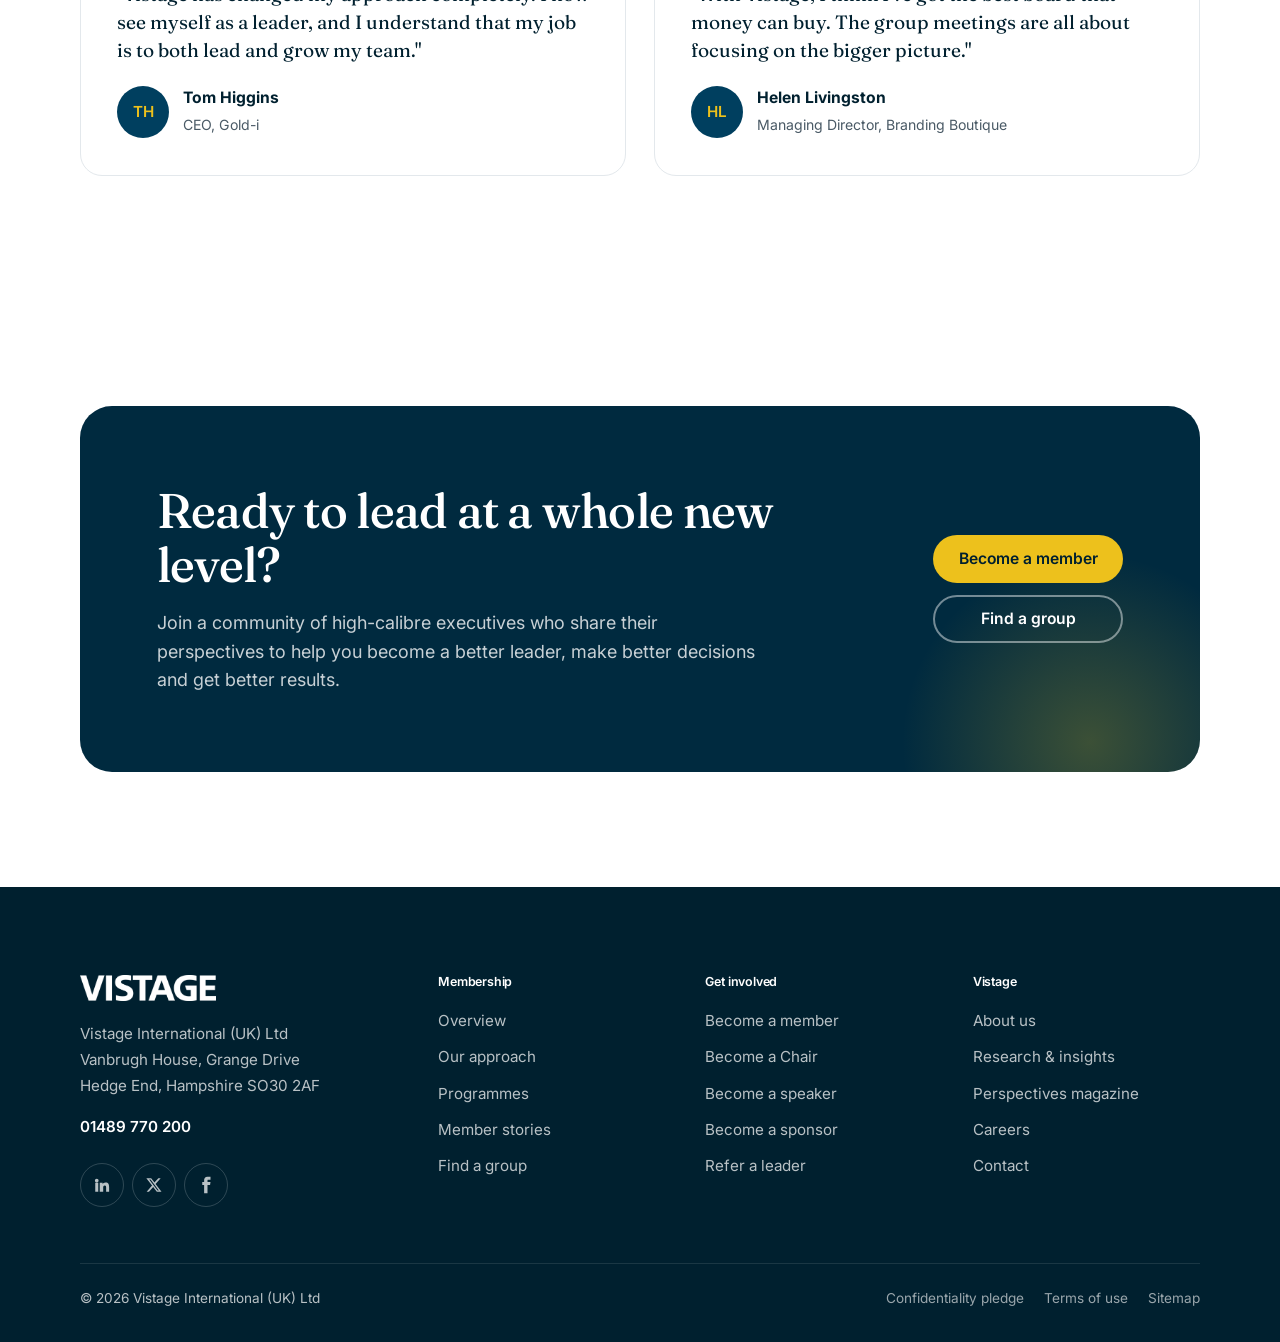
<file: programmes.html>
<!doctype html>
<html lang="en-GB" class="no-js">
<head>
<meta charset="utf-8">
<meta name="viewport" content="width=device-width, initial-scale=1, viewport-fit=cover">
<!-- Design concept preview: keep out of search engines so it never competes with vistage.co.uk -->
<meta name="robots" content="noindex, nofollow, noarchive, nosnippet, noimageindex">
<meta name="googlebot" content="noindex, nofollow, noarchive, nosnippet, noimageindex">
<meta name="bingbot" content="noindex, nofollow, noarchive, nosnippet">
<title>Programmes | Vistage UK</title>
<meta name="description" content="Vistage programmes for every level of leadership: Chief Executive, Small Business, Key Executive, Trusted Advisor, Vistage Inside, Advancing Leader and Emerging Leader.">
<meta name="theme-color" content="#002a3f">
<link rel="icon" href="assets/img/icon.png" type="image/png">
<link rel="apple-touch-icon" href="assets/img/icon.png">
<link rel="preconnect" href="https://fonts.googleapis.com">
<link rel="preconnect" href="https://fonts.gstatic.com" crossorigin>
<link rel="stylesheet" href="https://fonts.googleapis.com/css2?family=Fraunces:ital,opsz,wght@0,9..144,400;0,9..144,500;1,9..144,400;1,9..144,500&family=Inter:wght@400;500;600&display=swap">
<link rel="stylesheet" href="assets/styles.css?v=3226caea">
<script defer src="assets/main.js?v=3226caea"></script>
</head>
<body>
<a class="skip" href="#main">Skip to content</a>
<div class="concept-bar">Design concept preview, not the live site. Visit <a href="https://vistage.co.uk/">vistage.co.uk</a></div>
<header class="site-header">
  <div class="wrap nav">
    <a class="brand" href="./" aria-label="Vistage home"><img src="assets/img/logo-white.png" alt="Vistage" width="136" height="26"></a>
    <button class="menu-toggle" aria-label="Open menu" aria-expanded="false" aria-controls="nav-panel"><span></span><span></span><span></span></button>
    <div class="nav-panel" id="nav-panel">
      <ul class="nav-links">
        <li><a href="membership.html">Membership</a></li>
        <li><a href="programmes.html" aria-current="page">Programmes</a></li>
        <li><a href="members.html">Our Members</a></li>
        <li><a href="chair.html">Become a Chair</a></li>
        <li><a href="https://vistage.co.uk/research-centre">Insights</a></li>
      </ul>
      <div class="nav-cta">
        <a class="login" href="https://myvistage.com">Member login</a>
        <a class="btn btn-gold" href="https://vistage.co.uk/membership/member-application/">Become a member</a>
      </div>
    </div>
  </div>
</header>
<main id="main">
<section class="page-hero">
  <div class="wrap">
    <h1 class="hero-in d1">Raise leadership at <em>every level</em></h1>
    <p class="lead hero-in d2">Your leadership is your best investment. Choose a programme built for MDs, CEOs, key executives, emerging leaders, business owners or professional advisers.</p>
  </div>
</section>
<nav class="subnav" aria-label="Programmes">
  <div class="wrap"><ul>
    <li><a href="#chief-executive">Chief Executive</a></li>
    <li><a href="#small-business">Small Business</a></li>
    <li><a href="#key-executive">Key Executive</a></li>
    <li><a href="#trusted-advisor">Trusted Advisor</a></li>
    <li><a href="#vistage-inside">Vistage Inside</a></li>
    <li><a href="#advancing-leader">Advancing Leader</a></li>
    <li><a href="#emerging-leader">Emerging Leader</a></li>
  </ul></div>
</nav>

<section class="section">
  <div class="wrap">
    <div class="section-head reveal">
      <h2>Our flagship programmes</h2>
      <p class="lead">Every level of leadership benefits from the fresh perspective of a peer group and an executive mentor, starting at the top.</p>
    </div>
    <div class="programme reveal" id="chief-executive" style="scroll-margin-top:140px">
      <span class="for">MDs, CEOs &amp; owners</span>
      <div><h3>Chief Executive</h3><p>Join accomplished MDs, CEOs and business owners who help you focus on what matters most to long-term strategy and growth. Work with a dedicated executive coach who connects you with leading experts and resources to solve your hardest challenges.</p></div>
      <a class="btn btn-navy" href="https://vistage.co.uk/membership/programmes/">Explore</a>
    </div>
    <div class="programme reveal" id="small-business" style="scroll-margin-top:140px">
      <span class="for">Small business owners</span>
      <div><h3>Small Business</h3><p>When everyday demands take over, it's easy to miss what drives long-term growth. With a peer group and a Chair, find your blind spots, avoid pitfalls and make better decisions that grow your business faster.</p></div>
      <a class="btn btn-navy" href="https://vistage.co.uk/membership/programmes/">Explore</a>
    </div>
  </div>
</section>

<section class="section section-mist">
  <div class="wrap">
    <div class="section-head reveal">
      <h2>Develop the leaders you depend on</h2>
      <p class="lead">One of the best ways to help a CEO reach their potential is to develop the people around them. These programmes help you grow and keep your top talent.</p>
    </div>
    <div class="programme reveal" id="key-executive" style="scroll-margin-top:140px">
      <span class="for">Senior executives &amp; directors</span>
      <div><h3>Key Executive</h3><p>Join high-performing senior executives from different backgrounds and businesses. Build alignment between executive leadership and your team, and make a bigger impact on your company.</p></div>
      <a class="btn btn-outline" href="https://vistage.co.uk/membership/programmes/">Explore</a>
    </div>
    <div class="programme reveal" id="trusted-advisor" style="scroll-margin-top:140px">
      <span class="for">Professional services</span>
      <div><h3>Trusted Advisor</h3><p>For leaders in law, PR, accounting and other professional services. Gain new contacts, sharpen your leadership strengths and strengthen your brand to open up new opportunities.</p></div>
      <a class="btn btn-outline" href="https://vistage.co.uk/membership/programmes/">Explore</a>
    </div>
    <div class="programme reveal" id="vistage-inside" style="scroll-margin-top:140px">
      <span class="for">Your executive team</span>
      <div><h3>Vistage Inside</h3><p>A talent development approach that fully engages your team, gives them the skills to manage together and helps them reach higher levels of performance.</p></div>
      <a class="btn btn-outline" href="https://vistage.co.uk/membership/programmes/">Explore</a>
    </div>
    <div class="programme reveal" id="advancing-leader" style="scroll-margin-top:140px">
      <span class="for">Experienced managers</span>
      <div><h3>Advancing Leader</h3><p>Your managers and team leads carry out your vision. This programme gives them the training and leadership skills to deliver on every count.</p></div>
      <a class="btn btn-outline" href="https://vistage.co.uk/membership/programmes/">Explore</a>
    </div>
    <div class="programme reveal" id="emerging-leader" style="scroll-margin-top:140px">
      <span class="for">Rising stars</span>
      <div><h3>Emerging Leader</h3><p>Prepare your next generation of senior leaders. Participants train across 12 leadership competencies that help them deliver on company goals.</p></div>
      <a class="btn btn-outline" href="https://vistage.co.uk/membership/programmes/">Explore</a>
    </div>
  </div>
</section>

<section class="section">
  <div class="wrap">
    <div class="section-head reveal">
      <h2>In their words</h2>
    </div>
    <div class="grid grid-2">
      <figure class="quote-card reveal" style="margin:0">
        <p>"Vistage has changed my approach completely. I now see myself as a leader, and I understand that my job is to both lead and grow my team."</p>
        <figcaption class="who"><span class="initials">TH</span><div><strong>Tom Higgins</strong><span>CEO, Gold-i</span></div></figcaption>
      </figure>
      <figure class="quote-card reveal" style="margin:0">
        <p>"With Vistage, I think I've got the best board that money can buy. The group meetings are all about focusing on the bigger picture."</p>
        <figcaption class="who"><span class="initials">HL</span><div><strong>Helen Livingston</strong><span>Managing Director, Branding Boutique</span></div></figcaption>
      </figure>
    </div>
  </div>
</section>

<section class="section">
  <div class="wrap">
    <div class="cta-band reveal">
      <div>
        <h2>Ready to lead at a whole new level?</h2>
        <p>Join a community of high-calibre executives who share their perspectives to help you become a better leader, make better decisions and get better results.</p>
      </div>
      <div class="actions">
        <a class="btn btn-gold" href="https://vistage.co.uk/membership/member-application/">Become a member</a>
        <a class="btn btn-ghost" href="https://vistage.co.uk/membership/vistage-group-locations/">Find a group</a>
      </div>
    </div>
  </div>
</section>

</main>
<footer class="site-footer">
  <div class="wrap">
    <div class="footer-grid">
      <div class="footer-brand">
        <img src="assets/img/logo-white.png" alt="Vistage" width="136" height="26" loading="lazy">
        <address>Vistage International (UK) Ltd<br>Vanbrugh House, Grange Drive<br>Hedge End, Hampshire SO30 2AF</address>
        <a class="phone" href="tel:+441489770200">01489 770 200</a>
        <div class="social">
          <a href="https://www.linkedin.com/company/vistage-uk" aria-label="LinkedIn"><svg viewBox="0 0 24 24"><path d="M4.98 3.5a2.5 2.5 0 1 1 0 5 2.5 2.5 0 0 1 0-5zM3 9h4v12H3zM9 9h3.8v1.7h.1c.5-1 1.8-2 3.8-2 4 0 4.8 2.7 4.8 6.1V21h-4v-5.4c0-1.3 0-3-1.8-3s-2.1 1.4-2.1 2.9V21H9z"/></svg></a>
          <a href="https://twitter.com/vistageuk" aria-label="X"><svg viewBox="0 0 24 24"><path d="M17.8 3h3.1l-6.8 7.7L22 21h-6.2l-4.9-6.4L5.3 21H2.2l7.2-8.3L1.8 3h6.4l4.4 5.8zm-1.1 16.2h1.7L7.4 4.7H5.6z"/></svg></a>
          <a href="https://www.facebook.com/Vistageuk" aria-label="Facebook"><svg viewBox="0 0 24 24"><path d="M14 8V6c0-.9.6-1 1-1h3V1h-4c-3.5 0-4.5 2.6-4.5 4.5V8H7v4h2.5v11H14V12h3.4l.6-4z"/></svg></a>
        </div>
      </div>
      <div>
        <h4>Membership</h4>
        <ul>
          <li><a href="membership.html">Overview</a></li>
          <li><a href="membership.html#approach">Our approach</a></li>
          <li><a href="programmes.html">Programmes</a></li>
          <li><a href="members.html">Member stories</a></li>
          <li><a href="https://vistage.co.uk/membership/vistage-group-locations/">Find a group</a></li>
        </ul>
      </div>
      <div>
        <h4>Get involved</h4>
        <ul>
          <li><a href="https://vistage.co.uk/membership/member-application/">Become a member</a></li>
          <li><a href="chair.html">Become a Chair</a></li>
          <li><a href="https://vistage.co.uk/membership/vistage-speakers/">Become a speaker</a></li>
          <li><a href="https://pages.vistage.co.uk/sponsorship">Become a sponsor</a></li>
          <li><a href="https://vistage.co.uk/refer-and-nominate/">Refer a leader</a></li>
        </ul>
      </div>
      <div>
        <h4>Vistage</h4>
        <ul>
          <li><a href="https://vistage.co.uk/about-vistage/">About us</a></li>
          <li><a href="https://vistage.co.uk/research-centre">Research &amp; insights</a></li>
          <li><a href="https://vistage.co.uk/membership/research-and-insights/perspectives-magazine/">Perspectives magazine</a></li>
          <li><a href="https://vistage.co.uk/about-vistage/vistage-careers/">Careers</a></li>
          <li><a href="https://vistage.co.uk/about-vistage/contact-us/">Contact</a></li>
        </ul>
      </div>
    </div>
    <div class="footer-bottom">
      <span>&copy; <span id="year">2026</span> Vistage International (UK) Ltd</span>
      <ul>
        <li><a href="https://vistage.co.uk/about-vistage/confidentiality-pledge/">Confidentiality pledge</a></li>
        <li><a href="https://vistage.co.uk/about-vistage/terms-of-use/">Terms of use</a></li>
        <li><a href="https://vistage.co.uk/sitemap/">Sitemap</a></li>
      </ul>
    </div>
  </div>
</footer>
</body>
</html>
</file>
<file: assets/styles.css>
/* Vistage UK design refresh concept */
:root {
  --navy-900: #00202f;
  --navy-800: #002a3f;
  --navy: #003f5f;
  --navy-600: #0b5578;
  --blue: #0079b6;
  --gold: #edc11c;
  --gold-600: #d4a90a;
  --ink: #14212b;
  --ink-soft: #4a5a66;
  --line: #e3e8ec;
  --paper: #ffffff;
  --mist: #f4f6f8;
  --cream: #faf7ef;

  --serif: "Fraunces", Georgia, "Times New Roman", serif;
  --sans: "Inter", system-ui, -apple-system, "Segoe UI", Roboto, sans-serif;

  --radius: 14px;
  --radius-lg: 22px;
  --shadow: 0 1px 2px rgba(0, 32, 47, .06), 0 8px 28px rgba(0, 32, 47, .08);
  --wrap: 1200px;
  --gutter: clamp(16px, 4vw, 40px);
  --section: clamp(64px, 9vw, 128px);
}

*, *::before, *::after { box-sizing: border-box; }
html { -webkit-text-size-adjust: 100%; scroll-behavior: smooth; overflow-x: clip; }
@media (prefers-reduced-motion: reduce) { html { scroll-behavior: auto; } *, *::before, *::after { animation: none !important; transition: none !important; } .hero-in, .hero-card { opacity: 1 !important; transform: none !important; } }
body {
  margin: 0;
  font-family: var(--sans);
  font-size: clamp(16px, 1.05vw + 12px, 18px);
  line-height: 1.6;
  color: var(--ink);
  background: var(--paper);
  -webkit-font-smoothing: antialiased;
  text-rendering: optimizeLegibility;
  overflow-x: hidden;
}
img { max-width: 100%; height: auto; display: block; }
a { color: inherit; }
h1, h2, h3, h4 { font-family: var(--serif); font-weight: 500; line-height: 1.12; letter-spacing: -.015em; margin: 0 0 .5em; color: var(--navy-900); }
h1 { font-size: clamp(2.4rem, 5.6vw, 4.6rem); }
h2 { font-size: clamp(1.9rem, 3.8vw, 3.1rem); }
h3 { font-size: clamp(1.25rem, 1.8vw, 1.55rem); }
p { margin: 0 0 1.1em; }
.wrap { width: 100%; max-width: var(--wrap); margin: 0 auto; padding: 0 var(--gutter); }
.skip { position: absolute; left: -999px; top: 8px; background: var(--gold); color: var(--navy-900); padding: 10px 16px; border-radius: 8px; z-index: 100; font-weight: 600; }
.skip:focus { left: 8px; }
:focus-visible { outline: 3px solid var(--gold); outline-offset: 3px; border-radius: 4px; }

.eyebrow { display: inline-flex; align-items: center; gap: .6em; font-family: var(--sans); font-size: .78rem; font-weight: 600; color: var(--blue); margin-bottom: 1.1rem; }
.eyebrow::before { content: ""; width: 28px; height: 2px; background: var(--gold); }
.lead { font-size: clamp(1.08rem, 1.3vw + .6rem, 1.3rem); color: var(--ink-soft); max-width: 40em; }
.muted { color: var(--ink-soft); }

/* Buttons */
.btn { display: inline-flex; align-items: center; justify-content: center; gap: .55em; min-height: 48px; padding: .8em 1.5em; border-radius: 999px; font: 600 .98rem/1.2 var(--sans); text-decoration: none; border: 2px solid transparent; cursor: pointer; transition: transform .18s ease, background-color .18s ease, color .18s ease, border-color .18s ease; white-space: nowrap; }
.btn:hover { transform: translateY(-1px); }
.btn svg { width: 18px; height: 18px; transition: transform .18s ease; }
.btn:hover svg { transform: translateX(3px); }
.btn-gold { background: var(--gold); color: var(--navy-900); }
.btn-gold:hover { background: #f5cf38; }
.btn-navy { background: var(--navy); color: #fff; }
.btn-navy:hover { background: var(--navy-600); }
.btn-ghost { border-color: rgba(255,255,255,.45); color: #fff; }
.btn-ghost:hover { border-color: #fff; background: rgba(255,255,255,.08); }
.btn-outline { border-color: var(--navy); color: var(--navy); }
.btn-outline:hover { background: var(--navy); color: #fff; }
.link-arrow { display: inline-flex; align-items: center; gap: .45em; font-weight: 600; color: var(--navy); text-decoration: none; border-bottom: 2px solid var(--gold); padding-bottom: 2px; }
.link-arrow:hover { color: var(--blue); }
.link-arrow svg { width: 16px; height: 16px; transition: transform .18s; }
.link-arrow:hover svg { transform: translateX(3px); }

/* Concept notice */
.concept-bar { background: var(--navy-900); color: rgba(255,255,255,.75); font-size: .8rem; text-align: center; padding: 8px var(--gutter); }
.concept-bar a { color: var(--gold); }

/* Header */
.site-header { position: sticky; top: 0; z-index: 50; background: rgba(0, 42, 63, .96); backdrop-filter: saturate(140%) blur(10px); -webkit-backdrop-filter: saturate(140%) blur(10px); border-bottom: 1px solid rgba(255,255,255,.08); }
.nav { display: flex; align-items: center; justify-content: space-between; gap: 24px; height: 72px; }
.brand img { height: 26px; width: auto; }
.nav-links { display: flex; align-items: center; gap: 4px; list-style: none; margin: 0; padding: 0; }
.nav-links a { display: block; padding: 10px 14px; color: rgba(255,255,255,.85); text-decoration: none; font-size: .95rem; font-weight: 500; border-radius: 8px; }
.nav-links a:hover, .nav-links a[aria-current="page"] { color: #fff; background: rgba(255,255,255,.08); }
.nav-links a[aria-current="page"] { box-shadow: inset 0 -2px 0 var(--gold); border-radius: 8px 8px 0 0; }
.nav-cta { display: flex; align-items: center; gap: 10px; }
.nav-cta .login { color: rgba(255,255,255,.85); text-decoration: none; font-size: .95rem; padding: 10px 12px; }
.nav-cta .login:hover { color: #fff; }
.nav-cta .btn { min-height: 42px; padding: .6em 1.2em; font-size: .92rem; }
.menu-toggle { display: none; background: none; border: 0; color: #fff; width: 48px; height: 48px; margin-right: -10px; cursor: pointer; border-radius: 10px; }
.menu-toggle span { display: block; width: 22px; height: 2px; background: currentColor; margin: 5px auto; transition: transform .25s, opacity .25s; }
.menu-open .menu-toggle span:nth-child(1) { transform: translateY(7px) rotate(45deg); }
.menu-open .menu-toggle span:nth-child(2) { opacity: 0; }
.menu-open .menu-toggle span:nth-child(3) { transform: translateY(-7px) rotate(-45deg); }

@media (max-width: 980px) {
  .menu-toggle { display: block; }
  .site-header { backdrop-filter: none; -webkit-backdrop-filter: none; background: var(--navy-800); }
  .nav-panel { position: fixed; top: var(--panel-top, 72px); left: 0; right: 0; bottom: 0; background: var(--navy-800); padding: 24px var(--gutter) calc(32px + env(safe-area-inset-bottom)); display: flex; flex-direction: column; gap: 24px; overflow-y: auto; opacity: 0; transform: translateY(-12px); visibility: hidden; pointer-events: none; transition: opacity .25s ease, transform .25s ease, visibility .25s; }
  .menu-open .nav-panel { opacity: 1; transform: none; visibility: visible; pointer-events: auto; }
  .nav-links { flex-direction: column; align-items: stretch; gap: 0; }
  .nav-links a { font-family: var(--serif); font-size: 1.6rem; padding: 16px 0; border-bottom: 1px solid rgba(255,255,255,.1); border-radius: 0; }
  .nav-links a[aria-current="page"] { box-shadow: none; background: none; color: var(--gold); }
  .nav-cta { flex-direction: column; align-items: stretch; }
  .nav-cta .btn { min-height: 52px; font-size: 1rem; }
  .nav-cta .login { text-align: center; }
  body.menu-open { overflow: hidden; }
}
@media (min-width: 981px) { .nav-panel { display: flex; align-items: center; gap: 28px; } }

/* Hero */
.hero { position: relative; color: #fff; background: var(--navy-800); isolation: isolate; overflow: hidden; }
.hero-media { position: absolute; inset: 0; z-index: -2; }
.hero-media img { width: 100%; height: 100%; object-fit: cover; object-position: 65% center; }
.hero::before { content: ""; position: absolute; inset: 0; z-index: -1; background: linear-gradient(90deg, rgba(0,32,47,.96) 0%, rgba(0,32,47,.85) 38%, rgba(0,42,63,.35) 75%, rgba(0,42,63,.15) 100%); }
.hero-inner { padding: clamp(80px, 13vw, 170px) 0 clamp(72px, 11vw, 140px); max-width: 700px; }
.hero h1 { color: #fff; }
.hero h1 em { font-style: italic; color: var(--gold); }
.hero .lead { color: rgba(255,255,255,.82); }
.hero-actions { display: flex; flex-wrap: wrap; gap: 12px; margin-top: 2rem; }
.hero-proof { display: flex; flex-wrap: wrap; gap: 10px 28px; margin-top: 3rem; padding-top: 1.75rem; border-top: 1px solid rgba(255,255,255,.15); font-size: .9rem; color: rgba(255,255,255,.7); }
.hero-proof strong { color: #fff; font-weight: 600; }
@media (max-width: 720px) {
  .hero::before { background: linear-gradient(180deg, rgba(0,32,47,.7) 0%, rgba(0,32,47,.9) 55%, rgba(0,32,47,.97) 100%); }
  .hero-actions .btn { flex: 1 1 100%; }
}

.page-hero { background: var(--navy-800); color: #fff; position: relative; overflow: hidden; }
.page-hero::after { content: ""; position: absolute; right: -120px; top: -120px; width: 420px; height: 420px; border-radius: 50%; border: 60px solid rgba(237,193,28,.08); pointer-events: none; }
.page-hero .wrap { padding-top: clamp(64px, 9vw, 120px); padding-bottom: clamp(56px, 8vw, 100px); position: relative; z-index: 1; }
.page-hero h1 { color: #fff; max-width: 14em; }
.page-hero h1 em { font-style: italic; color: var(--gold); }
.page-hero .lead { color: rgba(255,255,255,.8); }
.page-hero .eyebrow { color: var(--gold); }
.subnav { background: #fff; border-bottom: 1px solid var(--line); position: sticky; top: 72px; z-index: 40; }
.subnav ul { display: flex; gap: 4px; list-style: none; margin: 0; padding: 0; overflow-x: auto; scrollbar-width: none; -webkit-overflow-scrolling: touch; }
.subnav ul::-webkit-scrollbar { display: none; }
.subnav a { display: block; white-space: nowrap; padding: 16px 14px; font-size: .92rem; font-weight: 500; color: var(--ink-soft); text-decoration: none; border-bottom: 2px solid transparent; }
.subnav a:hover { color: var(--navy); border-color: var(--gold); }

/* Sections */
.section { padding: var(--section) 0; }
.section-mist { background: var(--mist); }
.section-cream { background: var(--cream); }
.section-navy { background: var(--navy); color: #fff; }
.section-navy h2, .section-navy h3 { color: #fff; }
.section-navy .lead, .section-navy .muted { color: rgba(255,255,255,.78); }
.section-navy .eyebrow { color: var(--gold); }
.section-head { max-width: 760px; margin-bottom: clamp(40px, 5vw, 64px); }
.section-head.center { margin-left: auto; margin-right: auto; text-align: center; }
.section-head.center .eyebrow { justify-content: center; }
.section-head .lead { margin-bottom: 0; }
.split-head { display: flex; flex-wrap: wrap; align-items: flex-end; justify-content: space-between; gap: 24px; margin-bottom: clamp(36px, 5vw, 56px); }
.split-head .section-head { margin-bottom: 0; }

.grid { display: grid; gap: clamp(16px, 2.4vw, 28px); }
.grid-2 { grid-template-columns: repeat(auto-fit, minmax(min(100%, 420px), 1fr)); }
.grid-3 { grid-template-columns: repeat(auto-fit, minmax(min(100%, 300px), 1fr)); }
.grid-4 { grid-template-columns: repeat(auto-fit, minmax(min(100%, 230px), 1fr)); }

/* Intro / manifesto */
.intro { display: grid; grid-template-columns: 1fr 1.15fr; gap: clamp(32px, 6vw, 96px); align-items: start; }
.intro h2 em { font-style: italic; color: var(--navy-600); }
.intro-list { list-style: none; padding: 0; margin: 0; display: grid; gap: 0; }
.intro-list li { display: grid; grid-template-columns: 44px 1fr; gap: 16px; padding: 22px 0; border-top: 1px solid var(--line); }
.intro-list li:last-child { border-bottom: 1px solid var(--line); }
.intro-list .n { font-family: var(--serif); font-size: 1.1rem; color: var(--gold-600); padding-top: 2px; }
.intro-list p { margin: 0; color: var(--ink-soft); }
.intro-list strong { display: block; color: var(--navy-900); font-weight: 600; margin-bottom: 2px; }
@media (max-width: 860px) { .intro { grid-template-columns: 1fr; } }

/* Cards */
.card { background: #fff; border: 1px solid var(--line); border-radius: var(--radius-lg); padding: clamp(24px, 3vw, 36px); display: flex; flex-direction: column; transition: transform .2s ease, box-shadow .2s ease, border-color .2s ease; }
.card:hover { transform: translateY(-3px); box-shadow: var(--shadow); border-color: transparent; }
.card h3 { margin-bottom: .45em; }
.card p { color: var(--ink-soft); flex: 1; }
.card .link-arrow { align-self: flex-start; margin-top: 8px; }
.card-icon { width: 52px; height: 52px; border-radius: 14px; background: var(--cream); color: var(--navy); display: grid; place-items: center; margin-bottom: 22px; }
.card-icon svg { width: 26px; height: 26px; }
a.card { text-decoration: none; color: inherit; }
.card .tag { font-size: .75rem; font-weight: 600; color: var(--blue); margin-bottom: 10px; }

/* Stats */
.stats { display: grid; grid-template-columns: repeat(4, 1fr); gap: 0; border-top: 1px solid rgba(255,255,255,.15); }
.stat { padding: 32px 24px 8px 0; }
.stat + .stat { padding-left: 24px; border-left: 1px solid rgba(255,255,255,.15); }
.stat-num { font-family: var(--serif); font-size: clamp(2.6rem, 5vw, 4.2rem); line-height: 1; color: var(--gold); letter-spacing: -.02em; font-variant-numeric: tabular-nums; }
.stat-label { margin-top: 12px; font-weight: 600; color: #fff; }
.stat-desc { margin-top: 4px; font-size: .92rem; color: rgba(255,255,255,.68); }
.section-light .stats { border-color: var(--line); }
@media (max-width: 860px) {
  .stats { grid-template-columns: 1fr 1fr; }
  .stat:nth-child(3) { padding-left: 0; border-left: 0; }
  .stat:nth-child(n+3) { border-top: 1px solid rgba(255,255,255,.15); }
}
@media (max-width: 420px) {
  .stat, .stat + .stat { padding: 24px 12px 8px 0; }
  .stat:nth-child(even) { padding-left: 16px; }
}

/* Testimonial */
.quote-block { display: grid; grid-template-columns: auto 1fr; gap: clamp(28px, 5vw, 72px); align-items: center; }
.quote-block .portrait { width: clamp(140px, 20vw, 240px); aspect-ratio: 1; border-radius: 50%; overflow: hidden; box-shadow: 0 0 0 8px #fff, 0 0 0 9px var(--line); }
.quote-block .portrait img { width: 100%; height: 100%; object-fit: cover; }
blockquote { margin: 0; }
.quote-block blockquote p { font-family: var(--serif); font-size: clamp(1.45rem, 2.7vw, 2.3rem); line-height: 1.3; color: var(--navy-900); letter-spacing: -.01em; }
.quote-block blockquote p::before { content: "\201C"; color: var(--gold-600); }
.quote-block blockquote p::after { content: "\201D"; color: var(--gold-600); }
.quote-block cite { font-style: normal; display: block; }
.quote-block cite strong { display: block; color: var(--navy-900); }
.quote-block cite span { color: var(--ink-soft); font-size: .95rem; }
@media (max-width: 720px) { .quote-block { grid-template-columns: 1fr; text-align: center; } .quote-block .portrait { margin: 0 auto; } }

.quote-card { background: #fff; border-radius: var(--radius-lg); padding: clamp(24px, 3vw, 36px); border: 1px solid var(--line); display: flex; flex-direction: column; gap: 20px; }
.quote-card p { font-family: var(--serif); font-size: 1.2rem; line-height: 1.45; color: var(--navy-900); margin: 0; flex: 1; }
.quote-card .who { display: flex; align-items: center; gap: 14px; }
.quote-card .who img { width: 52px; height: 52px; border-radius: 50%; object-fit: cover; }
.quote-card .who .initials { width: 52px; height: 52px; border-radius: 50%; background: var(--navy); color: var(--gold); display: grid; place-items: center; font-weight: 600; font-size: .95rem; flex: none; }
.quote-card .who strong { display: block; font-size: .98rem; color: var(--navy-900); }
.quote-card .who span { font-size: .88rem; color: var(--ink-soft); }

/* Insights */
.insight { display: flex; flex-direction: column; text-decoration: none; color: inherit; border-radius: var(--radius-lg); overflow: hidden; background: #fff; border: 1px solid var(--line); transition: transform .2s, box-shadow .2s; }
.insight:hover { transform: translateY(-3px); box-shadow: var(--shadow); }
.insight-img { aspect-ratio: 3 / 2; overflow: hidden; background: var(--mist); }
.insight-img img { width: 100%; height: 100%; object-fit: cover; transition: transform .5s ease; }
.insight:hover .insight-img img { transform: scale(1.04); }
.insight-body { padding: 22px 24px 26px; display: flex; flex-direction: column; flex: 1; }
.insight-body .tag { font-size: .75rem; font-weight: 600; color: var(--blue); margin-bottom: 8px; }
.insight-body h3 { font-size: 1.2rem; margin-bottom: .5em; }
.insight-body p { font-size: .95rem; color: var(--ink-soft); margin: 0; }

/* Steps (approach) */
.steps { counter-reset: step; display: grid; gap: clamp(16px, 2.4vw, 28px); grid-template-columns: repeat(auto-fit, minmax(min(100%, 340px), 1fr)); }
.step { position: relative; padding: clamp(28px, 3vw, 40px); background: #fff; border-radius: var(--radius-lg); border: 1px solid var(--line); }
.step::before { counter-increment: step; content: "0" counter(step); display: block; font-family: var(--serif); font-size: 2.6rem; line-height: 1; color: var(--gold-600); margin-bottom: 18px; }
.step p { color: var(--ink-soft); margin: 0; }

/* Media split */
.media-split { display: grid; grid-template-columns: 1fr 1fr; gap: clamp(32px, 6vw, 88px); align-items: center; }
.media-split.reverse .media { order: 2; }
.media { border-radius: var(--radius-lg); overflow: hidden; aspect-ratio: 4 / 3; background: var(--mist); }
.media img { width: 100%; height: 100%; object-fit: cover; }
@media (max-width: 860px) { .media-split { grid-template-columns: 1fr; } .media-split.reverse .media { order: 0; } }

.checklist { list-style: none; padding: 0; margin: 0 0 1.5em; display: grid; gap: 12px; }
.checklist li { display: grid; grid-template-columns: 26px 1fr; gap: 12px; align-items: start; }
.checklist li::before { content: ""; width: 22px; height: 22px; margin-top: 3px; border-radius: 50%; background: var(--gold) url("data:image/svg+xml,%3Csvg xmlns='http://www.w3.org/2000/svg' viewBox='0 0 24 24' fill='none' stroke='%2300202f' stroke-width='3' stroke-linecap='round' stroke-linejoin='round'%3E%3Cpath d='M5 12l5 5L20 7'/%3E%3C/svg%3E") center / 14px no-repeat; }

/* Programme list */
.programme { display: grid; grid-template-columns: 220px 1fr auto; gap: clamp(16px, 3vw, 48px); align-items: start; padding: clamp(28px, 3.5vw, 44px) 0; border-top: 1px solid var(--line); }
.programme:last-child { border-bottom: 1px solid var(--line); }
.programme .for { font-size: .78rem; font-weight: 600; color: var(--blue); padding-top: 8px; }
.programme h3 { margin-bottom: .35em; }
.programme p { color: var(--ink-soft); margin: 0; max-width: 42em; }
.programme .btn { margin-top: 4px; }
@media (max-width: 860px) { .programme { grid-template-columns: 1fr; gap: 10px; } .programme .for { padding-top: 0; } .programme .btn { justify-self: start; margin-top: 12px; } }

/* FAQ */
.faq { max-width: 860px; margin: 0 auto; }
.faq details { border-top: 1px solid var(--line); }
.faq details:last-child { border-bottom: 1px solid var(--line); }
.faq summary { list-style: none; cursor: pointer; display: flex; justify-content: space-between; align-items: center; gap: 20px; padding: 22px 0; font-family: var(--serif); font-size: clamp(1.1rem, 1.6vw, 1.3rem); color: var(--navy-900); min-height: 48px; }
.faq summary::-webkit-details-marker { display: none; }
.faq summary::after { content: ""; flex: none; width: 32px; height: 32px; border-radius: 50%; background: var(--mist) url("data:image/svg+xml,%3Csvg xmlns='http://www.w3.org/2000/svg' viewBox='0 0 24 24' fill='none' stroke='%23003f5f' stroke-width='2.5' stroke-linecap='round'%3E%3Cpath d='M12 5v14M5 12h14'/%3E%3C/svg%3E") center / 16px no-repeat; transition: transform .25s; }
.faq details[open] summary::after { transform: rotate(45deg); background-color: var(--gold); }
.faq .answer { padding: 0 0 24px; color: var(--ink-soft); max-width: 44em; }
.faq .answer p:last-child { margin: 0; }

/* CTA band */
.cta-band { background: var(--navy-800); color: #fff; border-radius: clamp(20px, 3vw, 32px); padding: clamp(40px, 6vw, 80px); display: grid; grid-template-columns: 1.4fr auto; gap: 32px; align-items: center; position: relative; overflow: hidden; isolation: isolate; }
.cta-band::after { content: ""; position: absolute; z-index: -1; right: -80px; bottom: -160px; width: 380px; height: 380px; border-radius: 50%; background: radial-gradient(circle, rgba(237,193,28,.25), transparent 70%); }
.cta-band h2 { color: #fff; margin-bottom: .35em; }
.cta-band p { color: rgba(255,255,255,.78); margin: 0; max-width: 34em; }
.cta-band .actions { display: flex; flex-direction: column; gap: 12px; }
@media (max-width: 860px) { .cta-band { grid-template-columns: 1fr; } .cta-band .actions { flex-direction: row; flex-wrap: wrap; } .cta-band .actions .btn { flex: 1 1 200px; } }

/* Footer */
.site-footer { background: var(--navy-900); color: rgba(255,255,255,.72); padding: clamp(56px, 7vw, 88px) 0 32px; font-size: .95rem; }
.footer-grid { display: grid; grid-template-columns: 1.4fr repeat(3, 1fr); gap: 40px; }
.footer-grid h4 { font-family: var(--sans); font-size: .78rem; color: #fff; font-weight: 600; margin-bottom: 16px; }
.footer-grid ul { list-style: none; padding: 0; margin: 0; display: grid; gap: 4px; }
.footer-grid a { color: rgba(255,255,255,.72); text-decoration: none; display: inline-block; padding: 4px 0; }
.footer-grid a:hover { color: var(--gold); }
.footer-brand img { height: 26px; width: auto; margin-bottom: 20px; }
.footer-brand address { font-style: normal; line-height: 1.7; }
.footer-brand .phone { display: inline-block; margin-top: 12px; color: #fff; font-weight: 600; text-decoration: none; }
.social { display: flex; gap: 8px; margin-top: 20px; }
.social a { width: 44px; height: 44px; border-radius: 50%; display: grid; place-items: center; border: 1px solid rgba(255,255,255,.18); padding: 0; }
.social a:hover { border-color: var(--gold); }
.social svg { width: 18px; height: 18px; fill: currentColor; }
.footer-bottom { margin-top: 56px; padding-top: 24px; border-top: 1px solid rgba(255,255,255,.1); display: flex; flex-wrap: wrap; justify-content: space-between; gap: 12px 24px; font-size: .85rem; }
.footer-bottom ul { display: flex; flex-wrap: wrap; gap: 4px 20px; list-style: none; margin: 0; padding: 0; }
.footer-bottom a { color: rgba(255,255,255,.6); text-decoration: none; }
.footer-bottom a:hover { color: #fff; }
@media (max-width: 860px) { .footer-grid { grid-template-columns: 1fr 1fr; } .footer-brand { grid-column: 1 / -1; } }
@media (max-width: 420px) { .footer-grid { grid-template-columns: 1fr; } }

/* Reveal on scroll */
.reveal { opacity: 0; transform: translateY(18px); transition: opacity .7s ease, transform .7s ease; }
.reveal.in { opacity: 1; transform: none; }
.no-js .reveal { opacity: 1; transform: none; }

@media print { .site-header, .concept-bar, .subnav, .menu-toggle { display: none; } .reveal { opacity: 1; transform: none; } }

/* ---------- Bolder, modern layer ---------- */
.hero-grid { display: grid; grid-template-columns: minmax(0, 1.25fr) minmax(0, .75fr); gap: clamp(32px, 5vw, 72px); align-items: end; }
.hero-grid .hero-inner { max-width: none; }
.hero-card { margin-bottom: clamp(72px, 11vw, 140px); background: rgba(255,255,255,.08); border: 1px solid rgba(255,255,255,.18); border-radius: var(--radius-lg); padding: 28px; backdrop-filter: blur(18px) saturate(140%); -webkit-backdrop-filter: blur(18px) saturate(140%); box-shadow: 0 30px 60px -20px rgba(0,0,0,.45); opacity: 0; animation: rise .9s cubic-bezier(.2,.7,.2,1) .5s forwards, floaty 7s ease-in-out 1.5s infinite; }
.hero-card .k { font-size: .75rem; color: var(--gold); font-weight: 600; }
.hero-card .big { font-family: var(--serif); font-size: clamp(3rem, 6vw, 4.6rem); line-height: 1; margin: 10px 0 6px; color: #fff; }
.hero-card p { font-size: .92rem; color: rgba(255,255,255,.75); margin: 0; }
.hero-card .bar { height: 8px; border-radius: 99px; background: rgba(255,255,255,.12); margin-top: 18px; overflow: hidden; }
.hero-card .bar i { display: block; height: 100%; border-radius: inherit; background: linear-gradient(90deg, var(--gold), #ffe27a); }
.hero-card .bar + .bar i { background: rgba(255,255,255,.4); }
.hero-card .legend { display: flex; justify-content: space-between; font-size: .78rem; color: rgba(255,255,255,.65); margin-top: 6px; }
.hero-card hr { border: 0; border-top: 1px solid rgba(255,255,255,.14); margin: 22px 0 18px; }
.hero-card .row { display: flex; gap: 20px; }
.hero-card .row div { flex: 1; }
.hero-card .row strong { display: block; font-family: var(--serif); font-size: 1.8rem; font-weight: 500; color: #fff; line-height: 1.1; }
.hero-card .row span { font-size: .8rem; color: rgba(255,255,255,.65); }
@keyframes floaty { 0%, 100% { opacity: 1; transform: translateY(0); } 50% { opacity: 1; transform: translateY(-8px); } }
@media (max-width: 980px) { .hero-grid { grid-template-columns: 1fr; } .hero-grid .hero-inner { padding-bottom: 32px; } .hero-card { margin-bottom: 64px; animation: rise .9s cubic-bezier(.2,.7,.2,1) .5s forwards; max-width: 480px; } }

.hero h1 .line { display: block; }
.hero-in { opacity: 0; transform: translateY(24px); animation: rise .9s cubic-bezier(.2,.7,.2,1) forwards; }
.hero-in.d1 { animation-delay: .08s; } .hero-in.d2 { animation-delay: .2s; } .hero-in.d3 { animation-delay: .32s; } .hero-in.d4 { animation-delay: .44s; }
@keyframes rise { to { opacity: 1; transform: none; } }

/* Scrolling quotes strip */
.ticker { background: var(--gold); color: var(--navy-900); overflow: hidden; padding: 18px 0; }
.ticker-track { display: flex; gap: 56px; width: max-content; animation: tick 60s linear infinite; }
.ticker:hover .ticker-track { animation-play-state: paused; }
.ticker-item { display: flex; align-items: center; gap: 14px; white-space: nowrap; font-family: var(--serif); font-size: 1.12rem; font-style: italic; }
.ticker-item b { font-family: var(--sans); font-style: normal; font-weight: 500; font-size: .9rem; opacity: .7; }
.ticker-item::after { content: ""; width: 6px; height: 6px; border-radius: 50%; background: currentColor; opacity: .35; margin-left: 42px; }
@keyframes tick { to { transform: translateX(-50%); } }
@media (prefers-reduced-motion: reduce) { .ticker-track { animation: none; flex-wrap: wrap; width: auto; justify-content: center; } }

/* Big editorial statement */
.statement { font-family: var(--serif); font-size: clamp(1.8rem, 4.2vw, 3.6rem); line-height: 1.15; letter-spacing: -.02em; color: var(--navy-900); max-width: 20em; }
.statement em { font-style: italic; color: var(--navy-600); }
.statement .hl { background: linear-gradient(transparent 62%, rgba(237,193,28,.55) 62%); padding: 0 .08em; }

/* Bento grid */
.bento { display: grid; grid-template-columns: repeat(6, 1fr); grid-auto-rows: minmax(220px, auto); gap: clamp(14px, 2vw, 22px); }
.tile { position: relative; border-radius: var(--radius-lg); padding: clamp(24px, 3vw, 36px); overflow: hidden; display: flex; flex-direction: column; justify-content: flex-end; text-decoration: none; color: inherit; background: var(--mist); isolation: isolate; transition: transform .25s ease, box-shadow .25s ease; }
.tile:hover { transform: translateY(-4px); box-shadow: var(--shadow); }
.tile h3 { margin-bottom: .35em; }
.tile p { margin: 0; color: var(--ink-soft); max-width: 30em; }
.tile .num { position: absolute; top: clamp(20px, 2.6vw, 30px); left: clamp(24px, 3vw, 36px); font-family: var(--serif); font-size: 1rem; color: var(--gold-600); }
.tile .go { position: absolute; top: clamp(18px, 2.4vw, 28px); right: clamp(18px, 2.4vw, 28px); width: 44px; height: 44px; border-radius: 50%; display: grid; place-items: center; background: #fff; color: var(--navy); transition: transform .25s, background .25s; }
.tile:hover .go { transform: rotate(-45deg); background: var(--gold); }
.tile .go svg { width: 18px; height: 18px; }
.tile-photo { color: #fff; min-height: 420px; }
.tile-photo img { position: absolute; inset: 0; width: 100%; height: 100%; object-fit: cover; z-index: -2; transition: transform .8s ease; }
.tile-photo:hover img { transform: scale(1.05); }
.tile-photo::before { content: ""; position: absolute; inset: 0; z-index: -1; background: linear-gradient(180deg, rgba(0,32,47,0) 25%, rgba(0,32,47,.92) 100%); }
.tile-photo h3, .tile-navy h3 { color: #fff; }
.tile-photo p, .tile-navy p { color: rgba(255,255,255,.8); }
.tile-navy { background: var(--navy); color: #fff; }
.tile-navy .go { background: rgba(255,255,255,.12); color: #fff; }
.tile-gold { background: var(--gold); }
.tile-gold p { color: rgba(0,32,47,.8); }
.tile-gold .num { color: var(--navy); }
.tile-cream { background: var(--cream); }
.span-2 { grid-column: span 2; } .span-3 { grid-column: span 3; } .span-4 { grid-column: span 4; } .row-2 { grid-row: span 2; }
@media (max-width: 980px) { .bento { grid-template-columns: repeat(2, 1fr); } .span-2, .span-3 { grid-column: span 1; } .span-4 { grid-column: span 2; } .row-2 { grid-row: span 1; } .tile-photo { min-height: 340px; } }
@media (max-width: 620px) { .bento { grid-template-columns: 1fr; } .span-2, .span-3, .span-4 { grid-column: span 1; } }

/* Rhythm / month timeline */
.rhythm { display: grid; grid-template-columns: repeat(4, 1fr); gap: 0; position: relative; }
.rhythm::before { content: ""; position: absolute; left: 0; right: 0; top: 27px; height: 2px; background: linear-gradient(90deg, var(--gold), rgba(237,193,28,.15)); }
.beat { padding-right: 28px; position: relative; }
.beat .dot { width: 56px; height: 56px; border-radius: 50%; background: var(--navy-800); border: 2px solid var(--gold); display: grid; place-items: center; color: var(--gold); margin-bottom: 24px; position: relative; }
.beat .dot svg { width: 24px; height: 24px; }
.beat .when { font-size: .75rem; color: var(--gold); font-weight: 600; margin-bottom: 6px; }
.beat h3 { color: #fff; font-size: 1.35rem; }
.beat p { color: rgba(255,255,255,.72); font-size: .96rem; margin: 0; }
@media (max-width: 860px) {
  .rhythm { grid-template-columns: 1fr; gap: 36px; }
  .rhythm::before { left: 27px; right: auto; top: 0; bottom: 0; width: 2px; height: auto; background: linear-gradient(180deg, var(--gold), rgba(237,193,28,.15)); }
  .beat { display: grid; grid-template-columns: 56px 1fr; gap: 20px; padding: 0; }
  .beat .dot { margin: 0; }
}

/* Gold-glow numbers */
.glow-num { background: linear-gradient(180deg, #ffe38a 0%, var(--gold) 55%, #c99a00 100%); -webkit-background-clip: text; background-clip: text; color: transparent; }

/* Proof strip */
.proof { display: grid; grid-template-columns: 1.1fr 1fr; gap: clamp(32px, 6vw, 96px); align-items: center; }
.proof-chart { background: rgba(255,255,255,.05); border: 1px solid rgba(255,255,255,.12); border-radius: var(--radius-lg); padding: clamp(24px, 3.5vw, 40px); }
.proof-chart .row { margin-bottom: 22px; }
.proof-chart .row:last-of-type { margin-bottom: 0; }
.proof-chart .lbl { display: flex; justify-content: space-between; font-size: .92rem; margin-bottom: 8px; color: rgba(255,255,255,.85); }
.proof-chart .lbl strong { font-family: var(--serif); font-weight: 500; font-size: 1.2rem; color: #fff; }
.proof-chart .track { height: 14px; border-radius: 99px; background: rgba(255,255,255,.08); overflow: hidden; }
.proof-chart .fill { height: 100%; border-radius: inherit; width: 0; transition: width 1.4s cubic-bezier(.2,.7,.2,1); }
.proof-chart.in .fill, .no-js .proof-chart .fill { width: var(--w); }
.proof-chart .fill.gold { background: linear-gradient(90deg, #c99a00, var(--gold), #ffe27a); }
.proof-chart .fill.grey { background: rgba(255,255,255,.35); }
.proof-chart small { display: block; margin-top: 22px; color: rgba(255,255,255,.55); font-size: .8rem; }
@media (max-width: 860px) { .proof { grid-template-columns: 1fr; } }

/* Typographic insight panels (no stock imagery) */
.insight-art { aspect-ratio: 3 / 2; display: flex; align-items: flex-end; gap: 14px; padding: clamp(22px, 2.6vw, 30px); font-family: var(--serif); font-size: clamp(1.5rem, 2.3vw, 1.95rem); line-height: 1.1; letter-spacing: -.015em; position: relative; overflow: hidden; }
.insight-art em { font-style: italic; }
.insight-art .big { font-size: 5.5em; line-height: .78; letter-spacing: -.04em; }
.insight-art::after { content: ""; position: absolute; right: -60px; top: -60px; width: 180px; height: 180px; border-radius: 50%; border: 28px solid currentColor; opacity: .08; transition: transform .6s ease; }
.insight:hover .insight-art::after { transform: scale(1.15); }
.art-navy { background: var(--navy); color: #fff; }
.art-navy em { color: var(--gold); }
.art-gold { background: var(--gold); color: var(--navy-900); }
.art-cream { background: var(--cream); color: var(--navy-900); }
.art-cream .big { color: var(--gold-600); }
</file>
